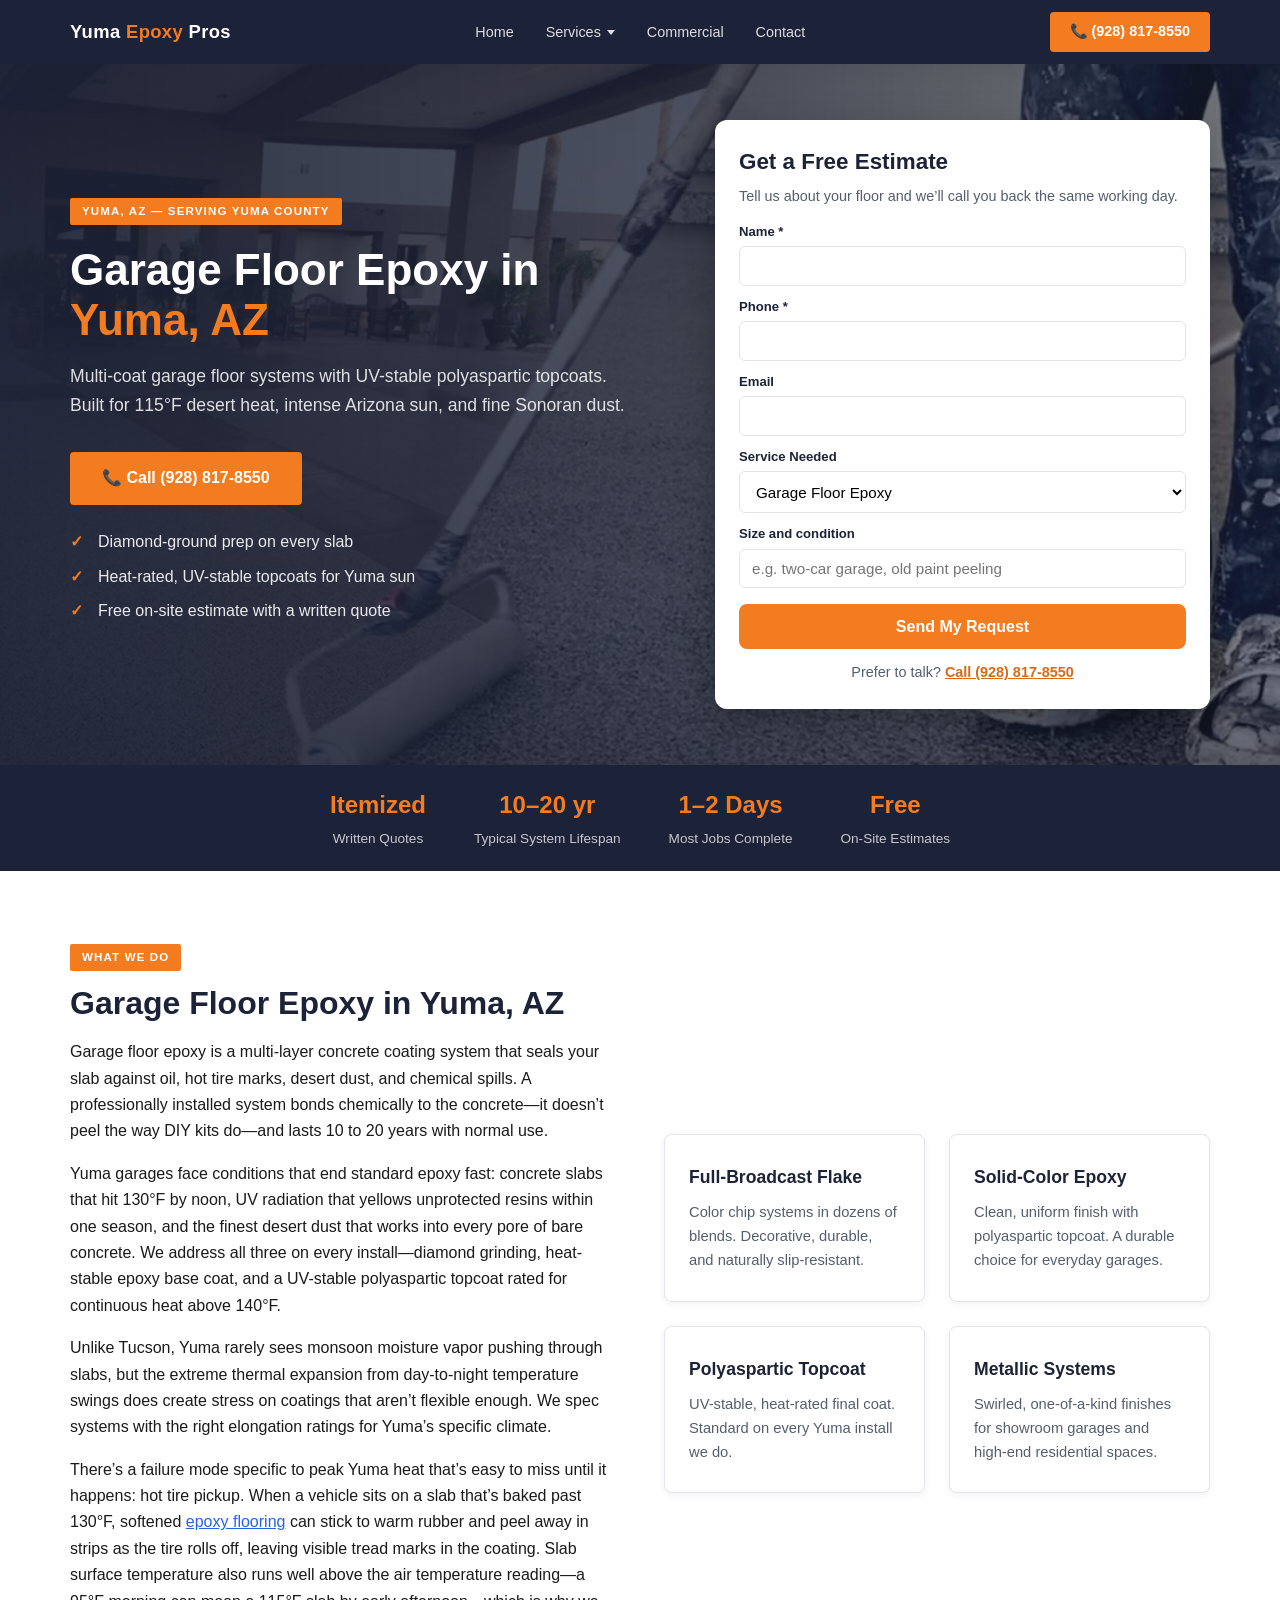
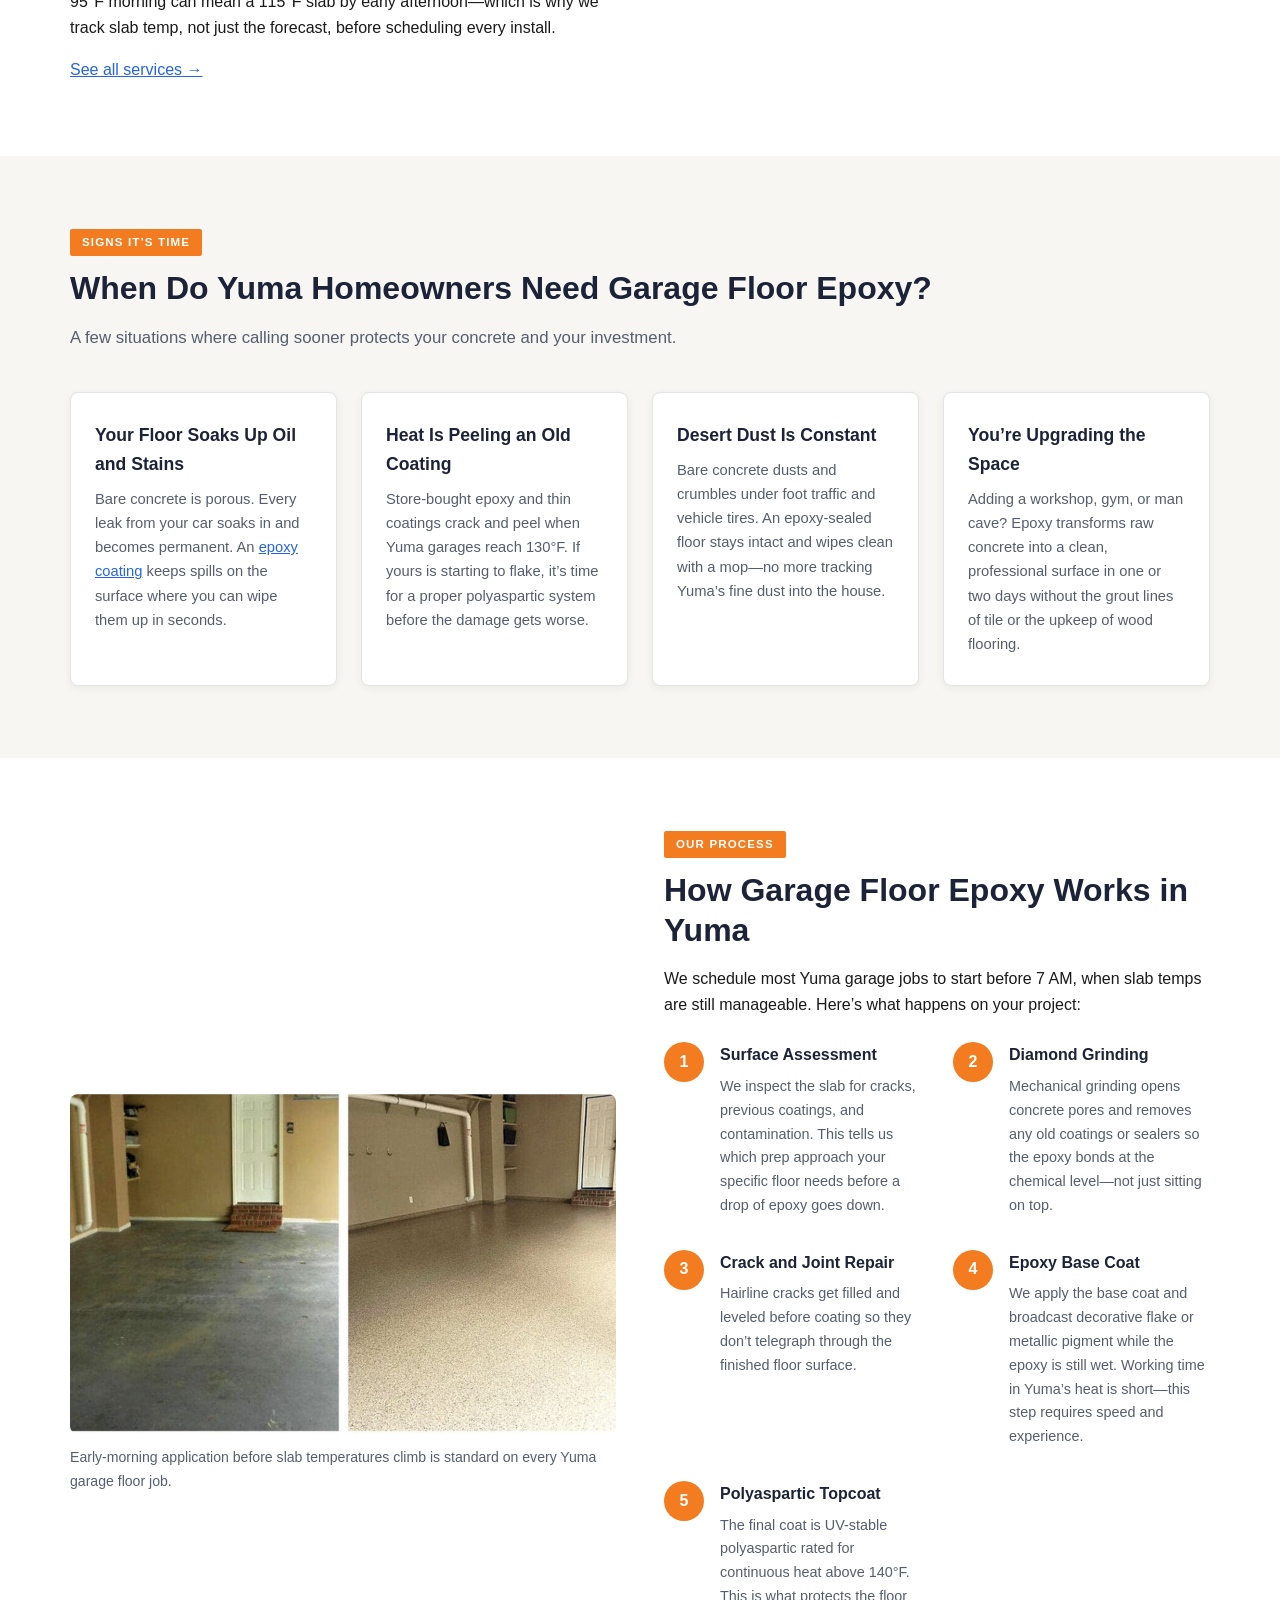
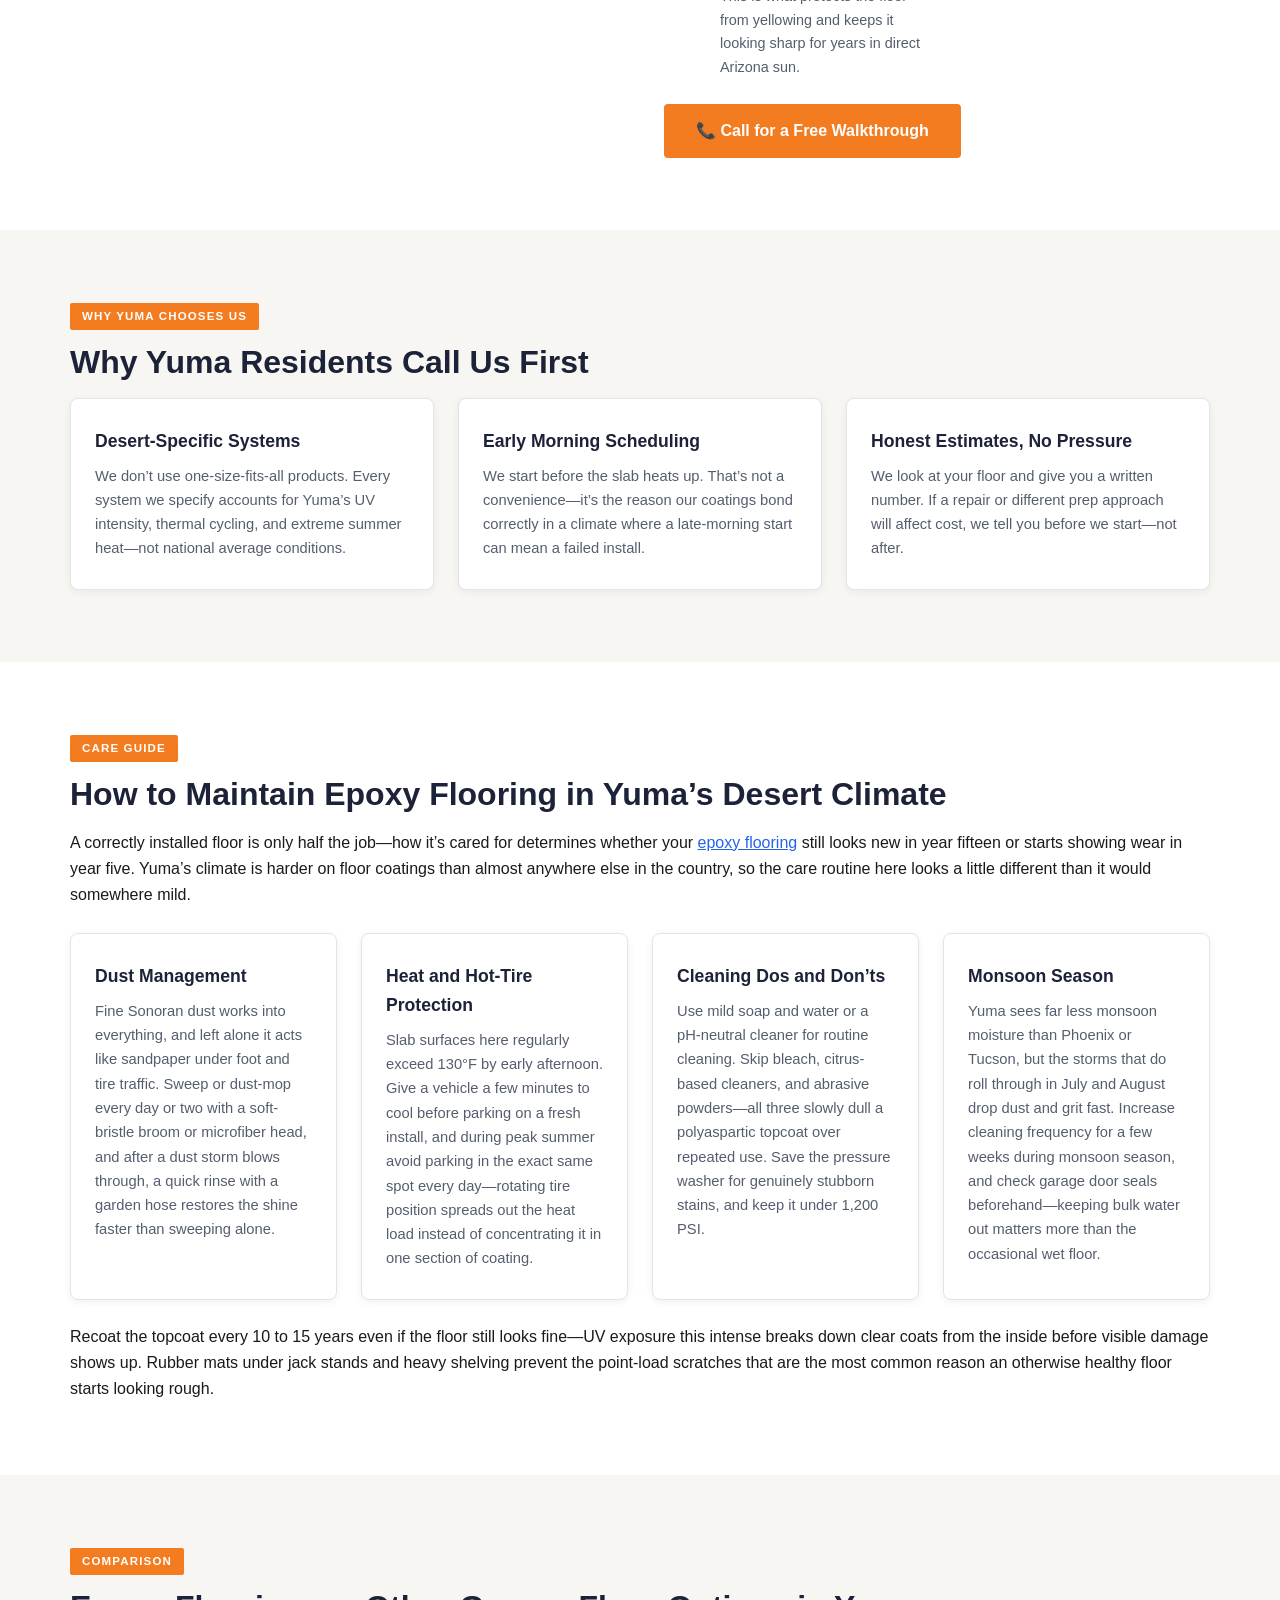
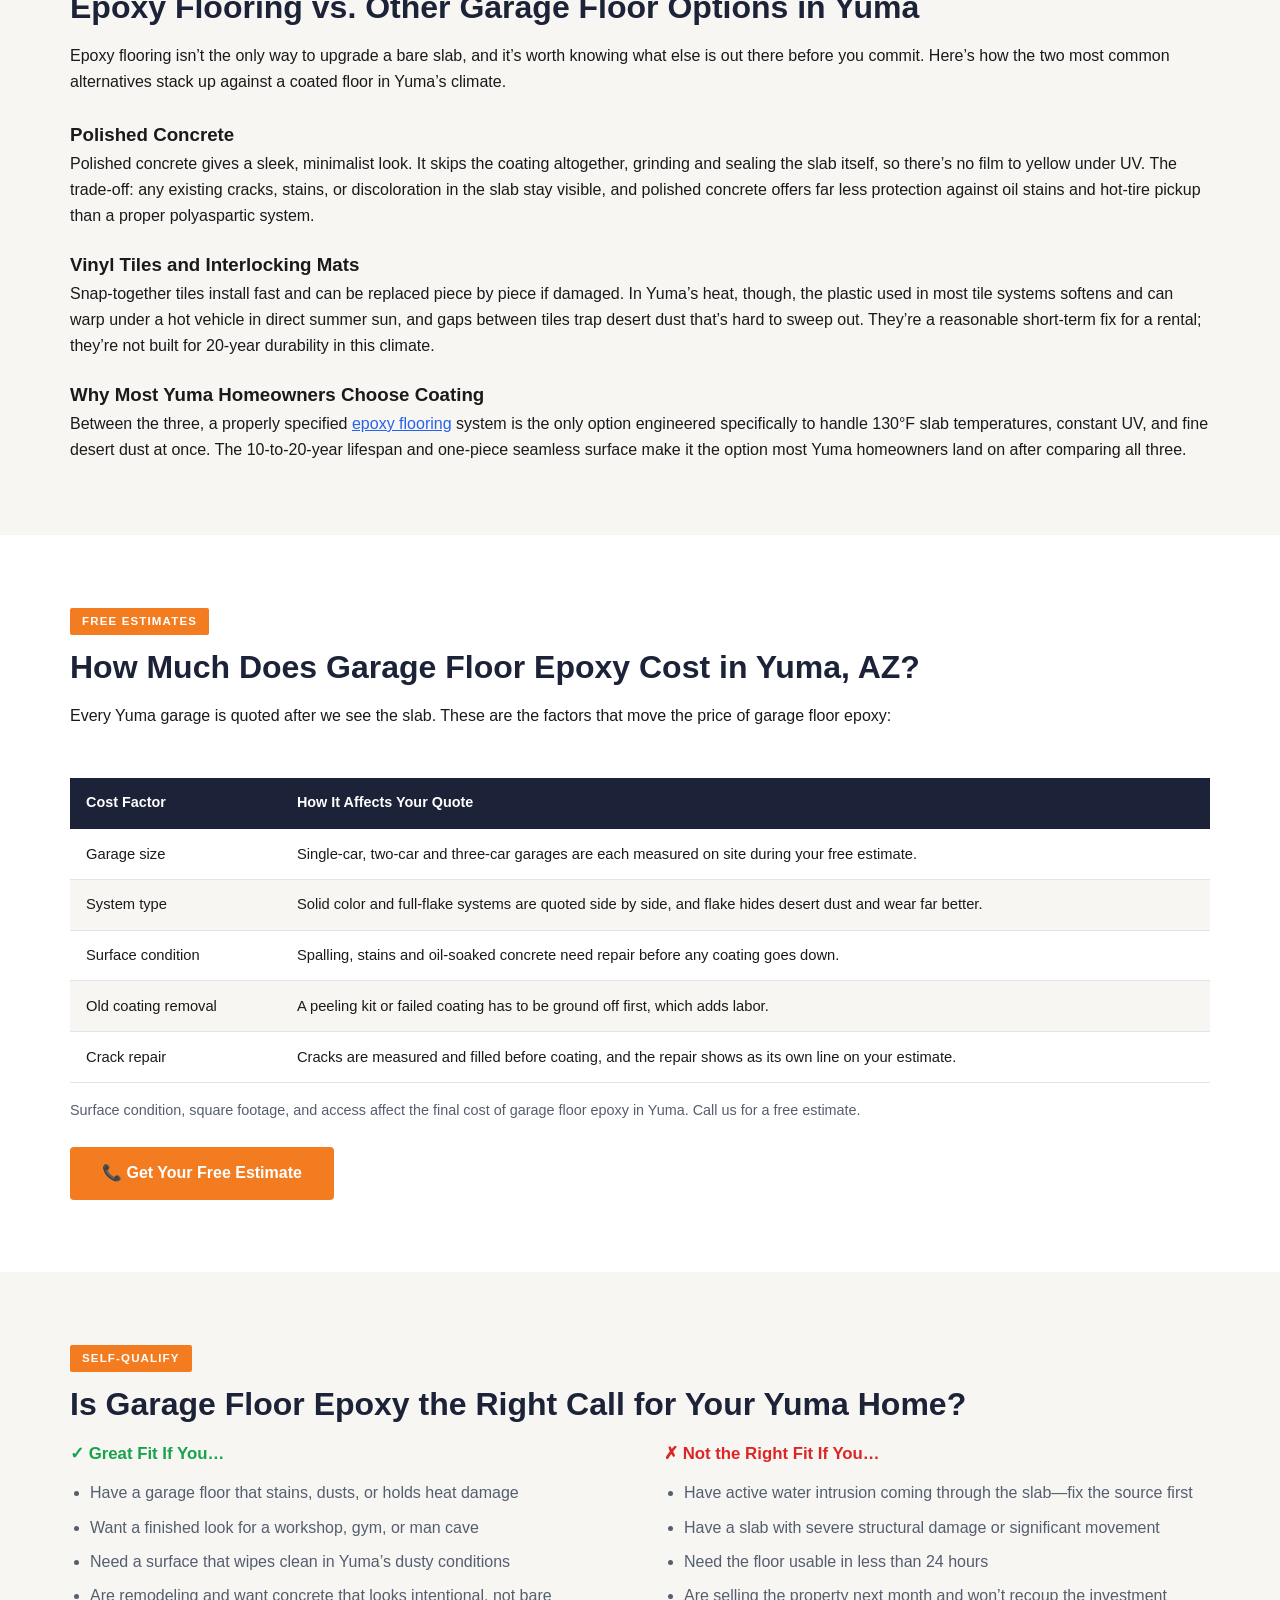
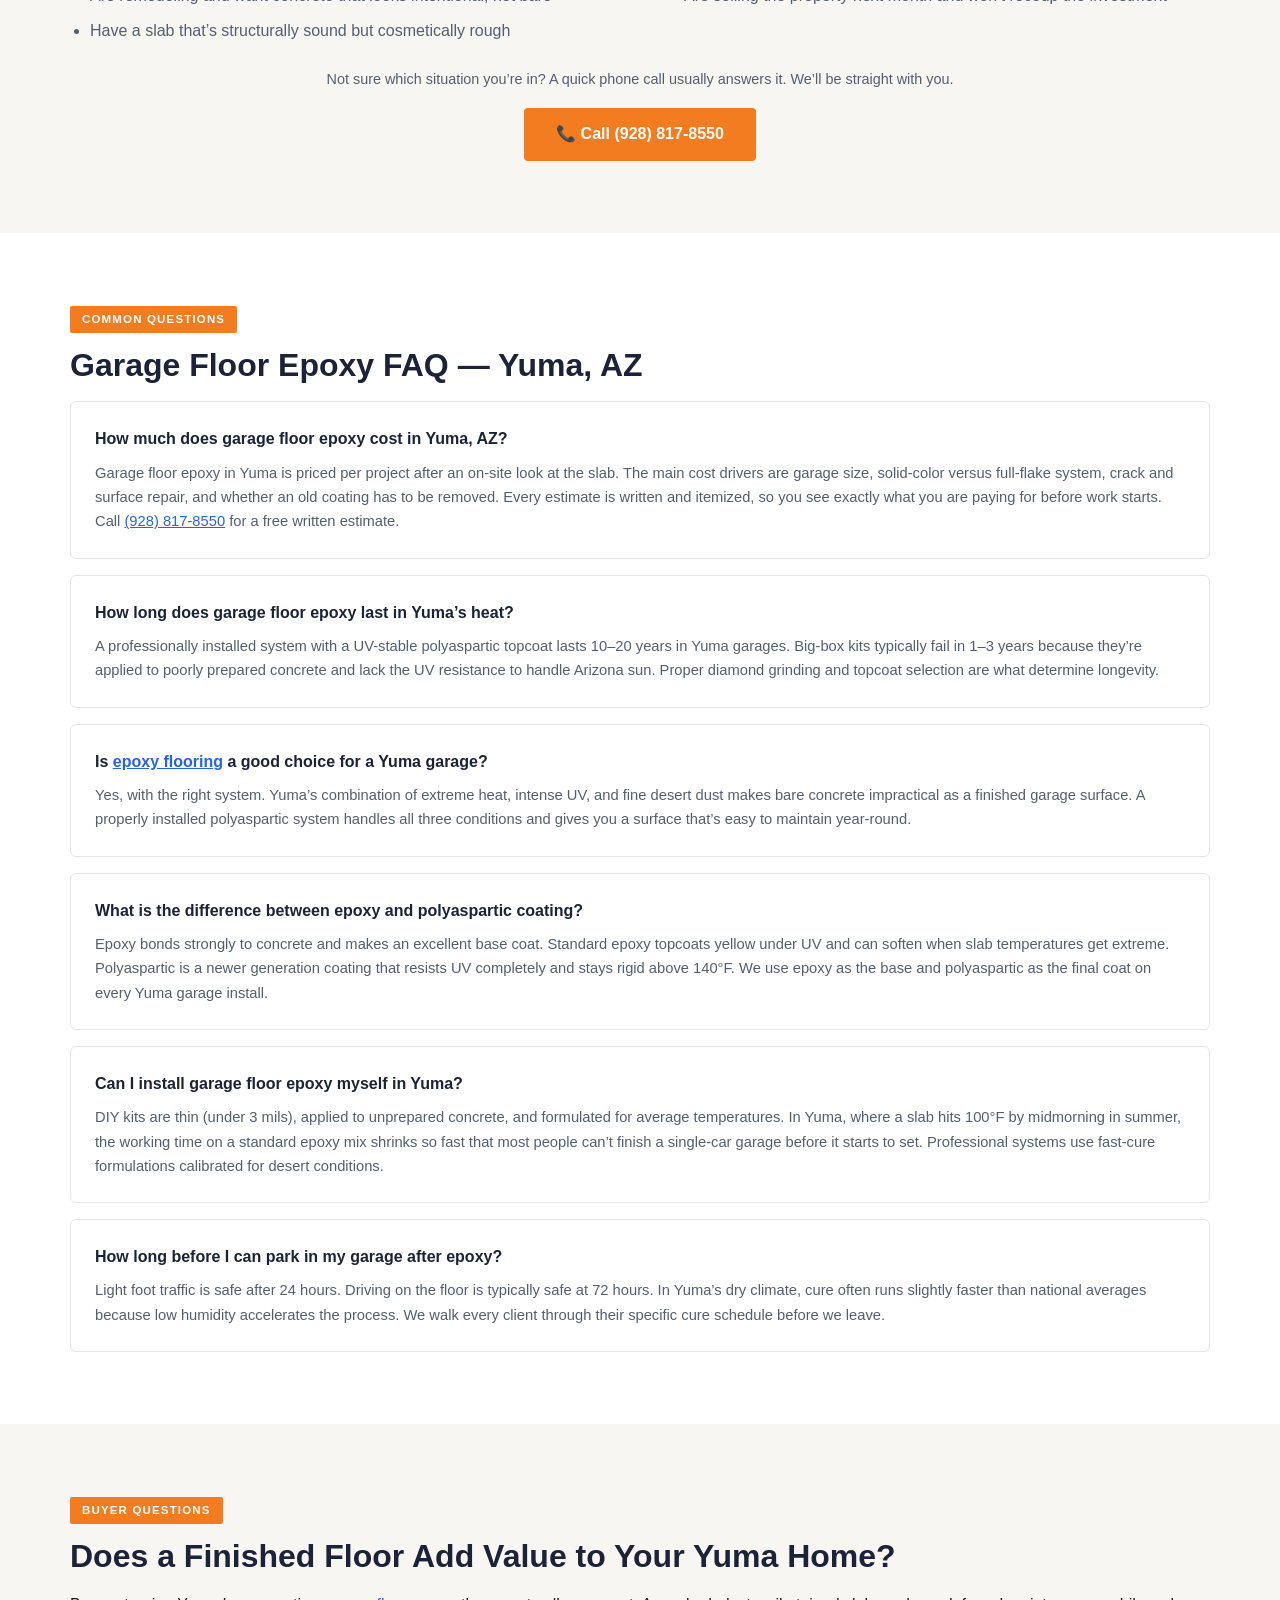
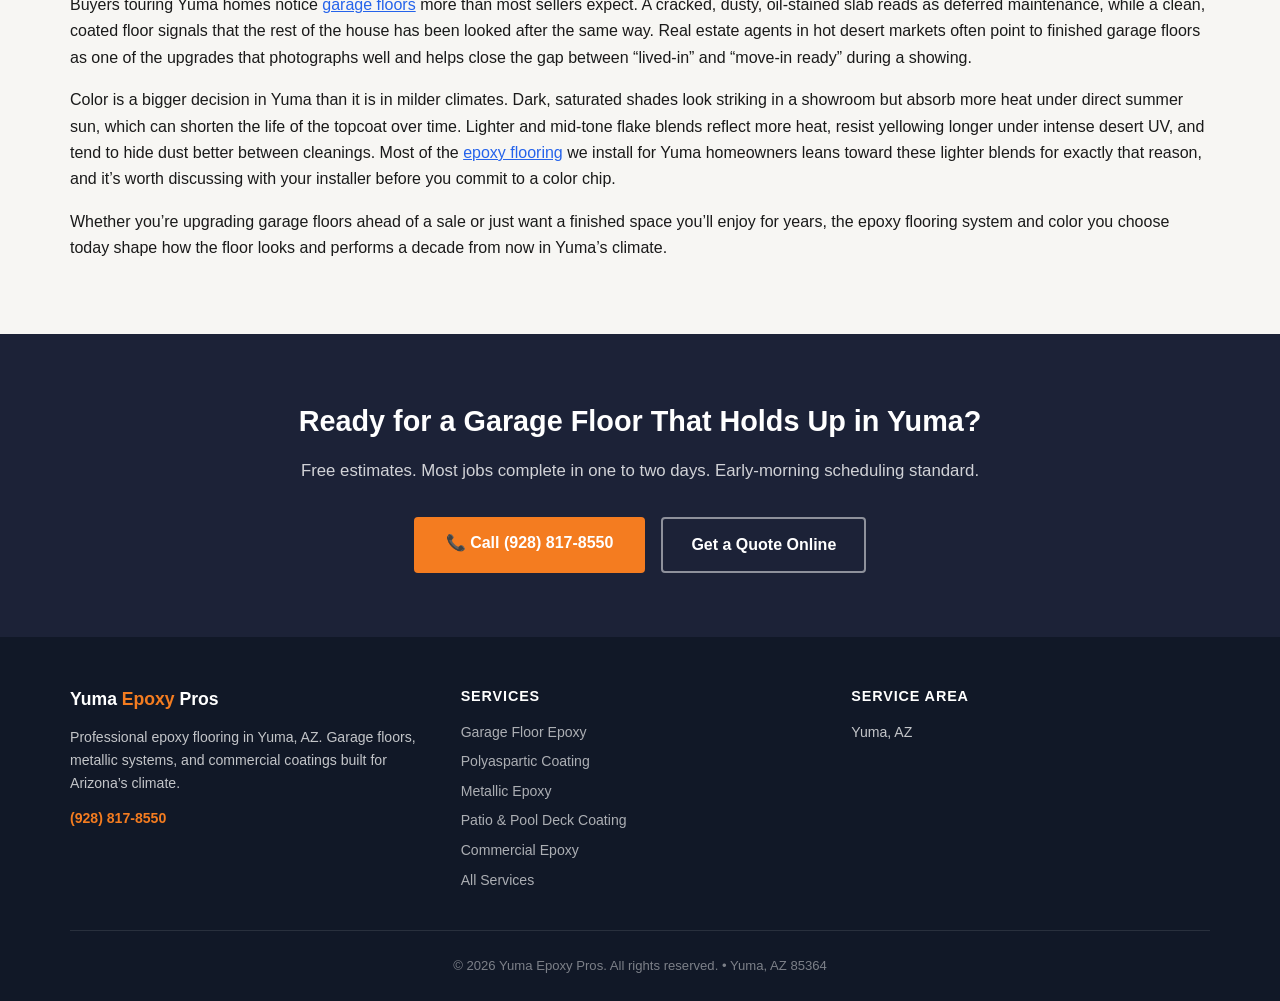
<file: index.html>
<!DOCTYPE html>
<html lang="en">
<head>
<meta charset="UTF-8">
<meta name="viewport" content="width=device-width, initial-scale=1.0">
<title>Garage Floor Epoxy Yuma AZ | Yuma Epoxy Pros</title>
<meta name="description" content="Garage floor epoxy in Yuma, AZ. UV-stable polyaspartic topcoats built for 115&deg;F desert heat and fine desert dust. Free estimates &mdash; (928) 817-8550.">
<link rel="canonical" href="https://www.yumaepoxyflooring.com/">
<link rel="stylesheet" href="styles.css">
  <meta name="google-site-verification" content="IXnUgaW2FuCSOQkMnWdWptDoH_tJjfhENvV6yNIHJcI" />
<script type="application/ld+json">
{
  "@context": "https://schema.org",
  "@type": "LocalBusiness",
  "name": "Yuma Epoxy Pros",
  "telephone": "(928) 817-8550",
  "url": "https://yumaepoxyflooring.com",
  "address": {
    "@type": "PostalAddress",
    "addressLocality": "Yuma",
    "addressRegion": "AZ",
    "addressCountry": "US"
  },
  "areaServed": "Yuma, AZ",
  "description": "Professional garage floor epoxy and concrete coating services in Yuma, AZ",
  "openingHours": "Mo-Fr 07:00-17:00"
}
</script>
<script type="application/ld+json">
{
  "@context": "https://schema.org",
  "@type": "FAQPage",
  "mainEntity": [
    {
      "@type": "Question",
      "name": "How much does garage floor epoxy cost in Yuma, AZ?",
      "acceptedAnswer": {
        "@type": "Answer",
        "text": "Garage floor epoxy in Yuma is priced per project after an on-site look at the slab. The main cost drivers are garage size, solid-color versus full-flake system, crack and surface repair, and whether an old coating has to be removed. Every estimate is written and itemized, so you see exactly what you are paying for before work starts. Call (928) 817-8550 for a free written estimate."
      }
    },
    {
      "@type": "Question",
      "name": "How long does garage floor epoxy last in Yuma&rsquo;s heat?",
      "acceptedAnswer": {
        "@type": "Answer",
        "text": "A professionally installed epoxy system with a UV-stable polyaspartic topcoat lasts 10&ndash;20 years in Yuma garages under normal use. Big-box DIY kits typically fail in one to three years in desert climates because they lack UV resistance and the film thickness to handle slab temperatures that regularly exceed 120&deg;F by midday. Proper diamond grinding and a quality topcoat are what separate a floor that lasts from one that peels."
      }
    },
    {
      "@type": "Question",
      "name": "Is epoxy flooring a good choice for a Yuma garage?",
      "acceptedAnswer": {
        "@type": "Answer",
        "text": "Yes, with the right system. Yuma garages face some of the harshest conditions of any city in the country: sustained 115&deg;F summer air temps, concrete slab surfaces that hit 130&deg;F by noon, intense UV radiation, and constant fine desert dust that infiltrates bare concrete. A properly installed polyaspartic system seals all of it out and handles the heat without softening or yellowing."
      }
    },
    {
      "@type": "Question",
      "name": "What is the difference between epoxy and polyaspartic floor coating?",
      "acceptedAnswer": {
        "@type": "Answer",
        "text": "Epoxy is a two-part resin that cures slowly and bonds strongly to concrete, making it an excellent base coat. Standard epoxy topcoats yellow under UV and can soften when Yuma slabs get extremely hot. Polyaspartic is a newer chemistry that cures faster, resists UV fading completely, and stays rigid in continuous heat above 140&deg;F. Most Yuma installations use epoxy as the base coat and polyaspartic as the protective topcoat."
      }
    },
    {
      "@type": "Question",
      "name": "Can I install garage floor epoxy myself in Yuma?",
      "acceptedAnswer": {
        "@type": "Answer",
        "text": "Hardware store epoxy kits are typically less than 3 mils thick and applied over inadequately prepared concrete. In Yuma&rsquo;s heat, the working time shrinks dramatically&mdash;epoxy mixed on a 100&deg;F slab may begin setting before you finish a single-car garage. Professional installations use fast-cure formulations calibrated for high ambient temperatures, applied during early morning hours before the slab heats up."
      }
    },
    {
      "@type": "Question",
      "name": "How long after installation before I can park in my garage?",
      "acceptedAnswer": {
        "@type": "Answer",
        "text": "Light foot traffic is safe after 24 hours. Driving on the floor is typically safe after 72 hours (3 full days). In Yuma&rsquo;s dry desert climate, cure times often run slightly faster than national averages because low humidity accelerates the process. We walk every client through the specific cure schedule for their system before we leave the job."
      }
    }
  ]
}
</script>
</head>
<body>

<nav>
  <div class="nav-inner">
    <a href="/" class="nav-logo">Yuma <span>Epoxy</span> Pros</a>
    <ul class="nav-links">
      <li><a href="/">Home</a></li>
      <li class="has-dropdown">
        <a href="/services">Services</a>
        <div class="dropdown-menu">
          <ul class="dropdown-menu-list">
            <li><a href="/garage-floor-epoxy-yuma">Garage Floor Epoxy</a></li>
            <li><a href="/polyaspartic-floor-coating-yuma">Polyaspartic Coating</a></li>
            <li><a href="/metallic-epoxy-flooring-yuma">Metallic Epoxy</a></li>
            <li><a href="/patio-pool-deck-coating-yuma">Patio &amp; Pool Deck Coating</a></li>
            <li><a href="/commercial-epoxy-flooring-yuma">Commercial Epoxy</a></li>
          </ul>
        </div>
      </li>
      <li><a href="/commercial-epoxy-flooring-yuma">Commercial</a></li>
      <li><a href="/contact">Contact</a></li>
    </ul>
    <a href="tel:9288178550" class="nav-cta">&#128222; (928) 817-8550</a>
    <button class="nav-hamburger" aria-label="Open menu">
      <span></span><span></span><span></span>
    </button>
  </div>
</nav>

<!-- Hero -->
<section class="hero hero-bg">
  <div class="hero-grid">
    <div class="hero-copy">
      <span class="section-label">Yuma, AZ &mdash; Serving Yuma County</span>
      <h1>Garage Floor Epoxy in <span style="color:#f47c20;">Yuma, AZ</span></h1>
      <p class="hero-sub">Multi-coat garage floor systems with UV-stable polyaspartic topcoats. Built for 115&deg;F desert heat, intense Arizona sun, and fine Sonoran dust.</p>
      <div class="hero-ctas">
        <a href="tel:9288178550" class="btn-primary">&#128222; Call (928) 817-8550</a>
      </div>
      <ul class="hero-points">
        <li>Diamond-ground prep on every slab</li>
        <li>Heat-rated, UV-stable topcoats for Yuma sun</li>
        <li>Free on-site estimate with a written quote</li>
      </ul>
    </div>
    <div class="hero-form">
      <h2>Get a Free Estimate</h2>
      <p class="form-note">Tell us about your floor and we&rsquo;ll call you back the same working day.</p>
      <form action="https://formspree.io/f/mykqpyvd" method="POST">
        <input type="hidden" name="_subject" value="New Lead &mdash; Yuma Epoxy Flooring (Home Page)">
        <label for="hf-name">Name *</label>
        <input type="text" id="hf-name" name="name" autocomplete="name" required>
        <label for="hf-phone">Phone *</label>
        <input type="tel" id="hf-phone" name="phone" autocomplete="tel" required>
        <label for="hf-email">Email</label>
        <input type="email" id="hf-email" name="email" autocomplete="email">
        <label for="hf-service">Service Needed</label>
        <select id="hf-service" name="service">
          <option>Garage Floor Epoxy</option>
          <option>Metallic Epoxy</option>
          <option>Flake / Chip System</option>
          <option>Patio or Pool Deck Coating</option>
          <option>Commercial Epoxy</option>
          <option>Not Sure Yet</option>
        </select>
        <label for="hf-details">Size and condition</label>
        <input type="text" id="hf-details" name="details" placeholder="e.g. two-car garage, old paint peeling">
        <input type="text" name="_gotcha" style="display:none" tabindex="-1" autocomplete="off">
        <button type="submit">Send My Request</button>
      </form>
      <p class="form-alt">Prefer to talk? <a href="tel:9288178550">Call (928) 817-8550</a></p>
    </div>
  </div>
</section>

<!-- Stat bar -->
<div style="background:#1c2237;color:#fff;padding:1.25rem 1.5rem;display:flex;justify-content:center;gap:3rem;flex-wrap:wrap;text-align:center;">
  <div><strong style="display:block;font-size:1.5rem;color:#f47c20;">Itemized</strong><span style="font-size:0.85rem;color:rgba(255,255,255,0.75);">Written Quotes</span></div>
  <div><strong style="display:block;font-size:1.5rem;color:#f47c20;">10&ndash;20 yr</strong><span style="font-size:0.85rem;color:rgba(255,255,255,0.75);">Typical System Lifespan</span></div>
  <div><strong style="display:block;font-size:1.5rem;color:#f47c20;">1&ndash;2 Days</strong><span style="font-size:0.85rem;color:rgba(255,255,255,0.75);">Most Jobs Complete</span></div>
  <div><strong style="display:block;font-size:1.5rem;color:#f47c20;">Free</strong><span style="font-size:0.85rem;color:rgba(255,255,255,0.75);">On-Site Estimates</span></div>
</div>

<!-- What We Do -->
<section class="section">
  <div class="container">
    <div class="split">
      <div>
        <span class="section-label">What We Do</span>
        <h2 class="section-title">Garage Floor Epoxy in Yuma, AZ</h2>
        <p>Garage floor epoxy is a multi-layer concrete coating system that seals your slab against oil, hot tire marks, desert dust, and chemical spills. A professionally installed system bonds chemically to the concrete&mdash;it doesn&rsquo;t peel the way DIY kits do&mdash;and lasts 10 to 20 years with normal use.</p>
        <p style="margin-top:1rem;">Yuma garages face conditions that end standard epoxy fast: concrete slabs that hit 130&deg;F by noon, UV radiation that yellows unprotected resins within one season, and the finest desert dust that works into every pore of bare concrete. We address all three on every install&mdash;diamond grinding, heat-stable epoxy base coat, and a UV-stable polyaspartic topcoat rated for continuous heat above 140&deg;F.</p>
        <p style="margin-top:1rem;">Unlike Tucson, Yuma rarely sees monsoon moisture vapor pushing through slabs, but the extreme thermal expansion from day-to-night temperature swings does create stress on coatings that aren&rsquo;t flexible enough. We spec systems with the right elongation ratings for Yuma&rsquo;s specific climate.</p><p style="margin-top:1rem;">There&rsquo;s a failure mode specific to peak Yuma heat that&rsquo;s easy to miss until it happens: hot tire pickup. When a vehicle sits on a slab that&rsquo;s baked past 130&deg;F, softened <a href="http://hooverepoxyfloors.com">epoxy flooring</a> can stick to warm rubber and peel away in strips as the tire rolls off, leaving visible tread marks in the coating. Slab surface temperature also runs well above the air temperature reading&mdash;a 95&deg;F morning can mean a 115&deg;F slab by early afternoon&mdash;which is why we track slab temp, not just the forecast, before scheduling every install.</p>
        <a href="/services" style="color:#2563eb;text-decoration:underline;display:inline-block;margin-top:1rem;">See all services &rarr;</a>
      </div>
      <div>
        <div class="cards" style="grid-template-columns:1fr 1fr;">
          <div class="card">
            <h3>Full-Broadcast Flake</h3>
            <p>Color chip systems in dozens of blends. Decorative, durable, and naturally slip-resistant.</p>
          </div>
          <div class="card">
            <h3>Solid-Color Epoxy</h3>
            <p>Clean, uniform finish with polyaspartic topcoat. A durable choice for everyday garages.</p>
          </div>
          <div class="card">
            <h3>Polyaspartic Topcoat</h3>
            <p>UV-stable, heat-rated final coat. Standard on every Yuma install we do.</p>
          </div>
          <div class="card">
            <h3>Metallic Systems</h3>
            <p>Swirled, one-of-a-kind finishes for showroom garages and high-end residential spaces.</p>
          </div>
        </div>
      </div>
    </div>
  </div>
</section>

<!-- When Do You Need It -->
<section class="section section-alt">
  <div class="container">
    <span class="section-label">Signs It&rsquo;s Time</span>
    <h2 class="section-title">When Do Yuma Homeowners Need Garage Floor Epoxy?</h2>
    <p class="section-lead">A few situations where calling sooner protects your concrete and your investment.</p>
    <div class="cards">
      <div class="card">
        <h3>Your Floor Soaks Up Oil and Stains</h3>
        <p>Bare concrete is porous. Every leak from your car soaks in and becomes permanent. An <a href="https://alisoviejoepoxyflooring.com/">epoxy coating</a> keeps spills on the surface where you can wipe them up in seconds.</p>
      </div>
      <div class="card">
        <h3>Heat Is Peeling an Old Coating</h3>
        <p>Store-bought epoxy and thin coatings crack and peel when Yuma garages reach 130&deg;F. If yours is starting to flake, it&rsquo;s time for a proper polyaspartic system before the damage gets worse.</p>
      </div>
      <div class="card">
        <h3>Desert Dust Is Constant</h3>
        <p>Bare concrete dusts and crumbles under foot traffic and vehicle tires. An epoxy-sealed floor stays intact and wipes clean with a mop&mdash;no more tracking Yuma&rsquo;s fine dust into the house.</p>
      </div>
      <div class="card">
        <h3>You&rsquo;re Upgrading the Space</h3>
        <p>Adding a workshop, gym, or man cave? Epoxy transforms raw concrete into a clean, professional surface in one or two days without the grout lines of tile or the upkeep of wood flooring.</p>
      </div>
    </div>
  </div>
</section>

<!-- How It Works -->
<section class="section">
  <div class="container">
    <div class="split">
      <div>
        <img src="epoxyflooring1.jpg" alt="garage floor epoxy coating process in Yuma AZ" loading="lazy" style="width:100%;border-radius:8px;object-fit:cover;max-height:420px;">
        <p style="margin-top:0.75rem;font-size:0.88rem;color:#555e6e;">Early-morning application before slab temperatures climb is standard on every Yuma garage floor job.</p>
      </div>
      <div>
        <span class="section-label">Our Process</span>
        <h2 class="section-title">How Garage Floor Epoxy Works in Yuma</h2>
        <p style="margin-bottom:1.5rem;">We schedule most Yuma garage jobs to start before 7 AM, when slab temps are still manageable. Here&rsquo;s what happens on your project:</p>
        <div class="steps">
          <div class="step"><h3>Surface Assessment</h3><p>We inspect the slab for cracks, previous coatings, and contamination. This tells us which prep approach your specific floor needs before a drop of epoxy goes down.</p></div>
          <div class="step"><h3>Diamond Grinding</h3><p>Mechanical grinding opens concrete pores and removes any old coatings or sealers so the epoxy bonds at the chemical level&mdash;not just sitting on top.</p></div>
          <div class="step"><h3>Crack and Joint Repair</h3><p>Hairline cracks get filled and leveled before coating so they don&rsquo;t telegraph through the finished floor surface.</p></div>
          <div class="step"><h3>Epoxy Base Coat</h3><p>We apply the base coat and broadcast decorative flake or metallic pigment while the epoxy is still wet. Working time in Yuma&rsquo;s heat is short&mdash;this step requires speed and experience.</p></div>
          <div class="step"><h3>Polyaspartic Topcoat</h3><p>The final coat is UV-stable polyaspartic rated for continuous heat above 140&deg;F. This is what protects the floor from yellowing and keeps it looking sharp for years in direct Arizona sun.</p></div>
        </div>
        <a href="tel:9288178550" class="btn-primary" style="margin-top:1.5rem;display:inline-block;">&#128222; Call for a Free Walkthrough</a>
      </div>
    </div>
  </div>
</section>

<!-- Why Choose Us -->
<section class="section section-alt">
  <div class="container">
    <span class="section-label">Why Yuma Chooses Us</span>
    <h2 class="section-title">Why Yuma Residents Call Us First</h2>
    <div class="cards">
      <div class="card">
        <h3>Desert-Specific Systems</h3>
        <p>We don&rsquo;t use one-size-fits-all products. Every system we specify accounts for Yuma&rsquo;s UV intensity, thermal cycling, and extreme summer heat&mdash;not national average conditions.</p>
      </div>
      <div class="card">
        <h3>Early Morning Scheduling</h3>
        <p>We start before the slab heats up. That&rsquo;s not a convenience&mdash;it&rsquo;s the reason our coatings bond correctly in a climate where a late-morning start can mean a failed install.</p>
      </div>
      <div class="card">
        <h3>Honest Estimates, No Pressure</h3>
        <p>We look at your floor and give you a written number. If a repair or different prep approach will affect cost, we tell you before we start&mdash;not after.</p>
      </div>
    </div>
  </div>
</section>

<!-- Care Guide -->
<section class="section">
  <div class="container">
    <span class="section-label">Care Guide</span>
    <h2 class="section-title">How to Maintain Epoxy Flooring in Yuma&rsquo;s Desert Climate</h2>
    <p>A correctly installed floor is only half the job&mdash;how it&rsquo;s cared for determines whether your <a href="http://www.santaclaraepoxy.com/">epoxy flooring</a> still looks new in year fifteen or starts showing wear in year five. Yuma&rsquo;s climate is harder on floor coatings than almost anywhere else in the country, so the care routine here looks a little different than it would somewhere mild.</p>
    <div class="cards" style="margin-top:1.5rem;">
      <div class="card">
        <h3>Dust Management</h3>
        <p>Fine Sonoran dust works into everything, and left alone it acts like sandpaper under foot and tire traffic. Sweep or dust-mop every day or two with a soft-bristle broom or microfiber head, and after a dust storm blows through, a quick rinse with a garden hose restores the shine faster than sweeping alone.</p>
      </div>
      <div class="card">
        <h3>Heat and Hot-Tire Protection</h3>
        <p>Slab surfaces here regularly exceed 130&deg;F by early afternoon. Give a vehicle a few minutes to cool before parking on a fresh install, and during peak summer avoid parking in the exact same spot every day&mdash;rotating tire position spreads out the heat load instead of concentrating it in one section of coating.</p>
      </div>
      <div class="card">
        <h3>Cleaning Dos and Don&rsquo;ts</h3>
        <p>Use mild soap and water or a pH-neutral cleaner for routine cleaning. Skip bleach, citrus-based cleaners, and abrasive powders&mdash;all three slowly dull a polyaspartic topcoat over repeated use. Save the pressure washer for genuinely stubborn stains, and keep it under 1,200 PSI.</p>
      </div>
      <div class="card">
        <h3>Monsoon Season</h3>
        <p>Yuma sees far less monsoon moisture than Phoenix or Tucson, but the storms that do roll through in July and August drop dust and grit fast. Increase cleaning frequency for a few weeks during monsoon season, and check garage door seals beforehand&mdash;keeping bulk water out matters more than the occasional wet floor.</p>
      </div>
    </div>
    <p style="margin-top:1.5rem;">Recoat the topcoat every 10 to 15 years even if the floor still looks fine&mdash;UV exposure this intense breaks down clear coats from the inside before visible damage shows up. Rubber mats under jack stands and heavy shelving prevent the point-load scratches that are the most common reason an otherwise healthy floor starts looking rough.</p>
  </div>
</section>

<!-- Comparison -->
<section class="section section-alt">
  <div class="container">
    <span class="section-label">Comparison</span>
    <h2 class="section-title">Epoxy Flooring vs. Other Garage Floor Options in Yuma</h2>
    <p>Epoxy flooring isn&rsquo;t the only way to upgrade a bare slab, and it&rsquo;s worth knowing what else is out there before you commit. Here&rsquo;s how the two most common alternatives stack up against a coated floor in Yuma&rsquo;s climate.</p>
    <div style="margin-top:1.5rem;">
      <h3>Polished Concrete</h3>
      <p>Polished concrete gives a sleek, minimalist look. It skips the coating altogether, grinding and sealing the slab itself, so there&rsquo;s no film to yellow under UV. The trade-off: any existing cracks, stains, or discoloration in the slab stay visible, and polished concrete offers far less protection against oil stains and hot-tire pickup than a proper polyaspartic system.</p>
      <h3 style="margin-top:1.25rem;">Vinyl Tiles and Interlocking Mats</h3>
      <p>Snap-together tiles install fast and can be replaced piece by piece if damaged. In Yuma&rsquo;s heat, though, the plastic used in most tile systems softens and can warp under a hot vehicle in direct summer sun, and gaps between tiles trap desert dust that&rsquo;s hard to sweep out. They&rsquo;re a reasonable short-term fix for a rental; they&rsquo;re not built for 20-year durability in this climate.</p>
      <h3 style="margin-top:1.25rem;">Why Most Yuma Homeowners Choose Coating</h3>
      <p>Between the three, a properly specified <a href="https://www.mcallenepoxy.com/">epoxy flooring</a> system is the only option engineered specifically to handle 130&deg;F slab temperatures, constant UV, and fine desert dust at once. The 10-to-20-year lifespan and one-piece seamless surface make it the option most Yuma homeowners land on after comparing all three.</p>
    </div>
  </div>
</section>

<!-- Cost -->
<section class="section">
  <div class="container">
    <span class="section-label">Free Estimates</span>
    <h2 class="section-title">How Much Does Garage Floor Epoxy Cost in Yuma, AZ?</h2>
    <p style="margin-bottom:1.5rem;">Every Yuma garage is quoted after we see the slab. These are the factors that move the price of garage floor epoxy:</p>
    <div style="overflow-x:auto;">
      <table class="cost-table">
        <thead>
          <tr><th>Cost Factor</th><th>How It Affects Your Quote</th></tr>
        </thead>
        <tbody>
          <tr><td>Garage size</td><td>Single-car, two-car and three-car garages are each measured on site during your free estimate.</td></tr>
          <tr><td>System type</td><td>Solid color and full-flake systems are quoted side by side, and flake hides desert dust and wear far better.</td></tr>
          <tr><td>Surface condition</td><td>Spalling, stains and oil-soaked concrete need repair before any coating goes down.</td></tr>
          <tr><td>Old coating removal</td><td>A peeling kit or failed coating has to be ground off first, which adds labor.</td></tr>
          <tr><td>Crack repair</td><td>Cracks are measured and filled before coating, and the repair shows as its own line on your estimate.</td></tr>
        </tbody>
      </table>
    </div>
    <p style="margin-top:1rem;color:#555e6e;font-size:0.9rem;">Surface condition, square footage, and access affect the final cost of garage floor epoxy in Yuma. Call us for a free estimate.</p>
    <a href="tel:9288178550" class="btn-primary" style="display:inline-block;margin-top:1.5rem;">&#128222; Get Your Free Estimate</a>
  </div>
</section>

<!-- Is It Right For You -->
<section class="section section-alt">
  <div class="container">
    <span class="section-label">Self-Qualify</span>
    <h2 class="section-title">Is Garage Floor Epoxy the Right Call for Your Yuma Home?</h2>
    <div class="split" style="align-items:flex-start;">
      <div>
        <h3 style="font-size:1.05rem;margin-bottom:0.75rem;color:#16a34a;">&#10003; Great Fit If You&hellip;</h3>
        <ul style="padding-left:1.25rem;display:flex;flex-direction:column;gap:0.5rem;color:#555e6e;">
          <li>Have a garage floor that stains, dusts, or holds heat damage</li>
          <li>Want a finished look for a workshop, gym, or man cave</li>
          <li>Need a surface that wipes clean in Yuma&rsquo;s dusty conditions</li>
          <li>Are remodeling and want concrete that looks intentional, not bare</li>
          <li>Have a slab that&rsquo;s structurally sound but cosmetically rough</li>
        </ul>
      </div>
      <div>
        <h3 style="font-size:1.05rem;margin-bottom:0.75rem;color:#dc2626;">&#10007; Not the Right Fit If You&hellip;</h3>
        <ul style="padding-left:1.25rem;display:flex;flex-direction:column;gap:0.5rem;color:#555e6e;">
          <li>Have active water intrusion coming through the slab&mdash;fix the source first</li>
          <li>Have a slab with severe structural damage or significant movement</li>
          <li>Need the floor usable in less than 24 hours</li>
          <li>Are selling the property next month and won&rsquo;t recoup the investment</li>
        </ul>
      </div>
    </div>
    <p style="margin-top:1.5rem;font-size:0.9rem;color:#555e6e;text-align:center;">Not sure which situation you&rsquo;re in? A quick phone call usually answers it. We&rsquo;ll be straight with you.</p>
    <div style="text-align:center;margin-top:1rem;">
      <a href="tel:9288178550" class="btn-primary" style="display:inline-block;">&#128222; Call (928) 817-8550</a>
    </div>
  </div>
</section>

<!-- FAQ -->
<section class="section">
  <div class="container">
    <span class="section-label">Common Questions</span>
    <h2 class="section-title">Garage Floor Epoxy FAQ &mdash; Yuma, AZ</h2>
    <div class="faqs">
      <div class="faq">
        <h3>How much does garage floor epoxy cost in Yuma, AZ?</h3>
        <p>Garage floor epoxy in Yuma is priced per project after an on-site look at the slab. The main cost drivers are garage size, solid-color versus full-flake system, crack and surface repair, and whether an old coating has to be removed. Every estimate is written and itemized, so you see exactly what you are paying for before work starts. Call <a href="tel:9288178550" style="color:#2563eb;text-decoration:underline;">(928) 817-8550</a> for a free written estimate.</p>
      </div>
      <div class="faq">
        <h3>How long does garage floor epoxy last in Yuma&rsquo;s heat?</h3>
        <p>A professionally installed system with a UV-stable polyaspartic topcoat lasts 10&ndash;20 years in Yuma garages. Big-box kits typically fail in 1&ndash;3 years because they&rsquo;re applied to poorly prepared concrete and lack the UV resistance to handle Arizona sun. Proper diamond grinding and topcoat selection are what determine longevity.</p>
      </div>
      <div class="faq">
        <h3>Is <a href="https://www.tucsonazepoxyflooring.com/">epoxy flooring</a> a good choice for a Yuma garage?</h3>
        <p>Yes, with the right system. Yuma&rsquo;s combination of extreme heat, intense UV, and fine desert dust makes bare concrete impractical as a finished garage surface. A properly installed polyaspartic system handles all three conditions and gives you a surface that&rsquo;s easy to maintain year-round.</p>
      </div>
      <div class="faq">
        <h3>What is the difference between epoxy and polyaspartic coating?</h3>
        <p>Epoxy bonds strongly to concrete and makes an excellent base coat. Standard epoxy topcoats yellow under UV and can soften when slab temperatures get extreme. Polyaspartic is a newer generation coating that resists UV completely and stays rigid above 140&deg;F. We use epoxy as the base and polyaspartic as the final coat on every Yuma garage install.</p>
      </div>
      <div class="faq">
        <h3>Can I install garage floor epoxy myself in Yuma?</h3>
        <p>DIY kits are thin (under 3 mils), applied to unprepared concrete, and formulated for average temperatures. In Yuma, where a slab hits 100&deg;F by midmorning in summer, the working time on a standard epoxy mix shrinks so fast that most people can&rsquo;t finish a single-car garage before it starts to set. Professional systems use fast-cure formulations calibrated for desert conditions.</p>
      </div>
      <div class="faq">
        <h3>How long before I can park in my garage after epoxy?</h3>
        <p>Light foot traffic is safe after 24 hours. Driving on the floor is typically safe at 72 hours. In Yuma&rsquo;s dry climate, cure often runs slightly faster than national averages because low humidity accelerates the process. We walk every client through their specific cure schedule before we leave.</p>
      </div>
    </div>
  </div>
</section>

<!-- Resale Value & Color -->
<section class="section section-alt">
<div class="container">
<span class="section-label">Buyer Questions</span>
<h2 class="section-title">Does a Finished Floor Add Value to Your Yuma Home?</h2>
<p>Buyers touring Yuma homes notice <a href="http://flagstaffepoxyflooring.com">garage floors</a> more than most sellers expect. A cracked, dusty, oil-stained slab reads as deferred maintenance, while a clean, coated floor signals that the rest of the house has been looked after the same way. Real estate agents in hot desert markets often point to finished garage floors as one of the upgrades that photographs well and helps close the gap between &ldquo;lived-in&rdquo; and &ldquo;move-in ready&rdquo; during a showing.</p>
<p style="margin-top:1rem;">Color is a bigger decision in Yuma than it is in milder climates. Dark, saturated shades look striking in a showroom but absorb more heat under direct summer sun, which can shorten the life of the topcoat over time. Lighter and mid-tone flake blends reflect more heat, resist yellowing longer under intense desert UV, and tend to hide dust better between cleanings. Most of the <a href="http://sanleandroepoxy.com/">epoxy flooring</a> we install for Yuma homeowners leans toward these lighter blends for exactly that reason, and it&rsquo;s worth discussing with your installer before you commit to a color chip.</p>
<p style="margin-top:1rem;">Whether you&rsquo;re upgrading garage floors ahead of a sale or just want a finished space you&rsquo;ll enjoy for years, the epoxy flooring system and color you choose today shape how the floor looks and performs a decade from now in Yuma&rsquo;s climate.</p>
</div>
</section>

<div class="cta-band">
  <h2>Ready for a Garage Floor That Holds Up in Yuma?</h2>
  <p>Free estimates. Most jobs complete in one to two days. Early-morning scheduling standard.</p>
  <div style="display:flex;gap:1rem;justify-content:center;flex-wrap:wrap;">
    <a href="tel:9288178550" class="btn-primary">&#128222; Call (928) 817-8550</a>
    <a href="/contact" class="btn-ghost" style="border-color:rgba(255,255,255,0.5);color:#fff;">Get a Quote Online</a>
  </div>
</div>

<footer>
  <div class="footer-grid">
    <div>
      <a href="/" class="footer-logo">Yuma <span>Epoxy</span> Pros</a>
      <p style="margin-top:0.75rem;font-size:0.88rem;">Professional epoxy flooring in Yuma, AZ. Garage floors, metallic systems, and commercial coatings built for Arizona&rsquo;s climate.</p>
      <p style="margin-top:0.75rem;font-size:0.88rem;"><a href="tel:9288178550">(928) 817-8550</a></p>
    </div>
    <div>
      <h4>Services</h4>
      <ul>
        <li><a href="/garage-floor-epoxy-yuma">Garage Floor Epoxy</a></li>
        <li><a href="/polyaspartic-floor-coating-yuma">Polyaspartic Coating</a></li>
        <li><a href="/metallic-epoxy-flooring-yuma">Metallic Epoxy</a></li>
        <li><a href="/patio-pool-deck-coating-yuma">Patio &amp; Pool Deck Coating</a></li>
        <li><a href="/commercial-epoxy-flooring-yuma">Commercial Epoxy</a></li>
        <li><a href="/services">All Services</a></li>
      </ul>
    </div>
    <div>
      <h4>Service Area</h4>
      <ul>
        <li>Yuma, AZ</li>
      </ul>
    </div>
  </div>
  <div class="footer-bottom">
    <p>&copy; 2026 Yuma Epoxy Pros. All rights reserved. &bull; Yuma, AZ 85364</p>
  </div>
</footer>

</body>
</html>
</file>
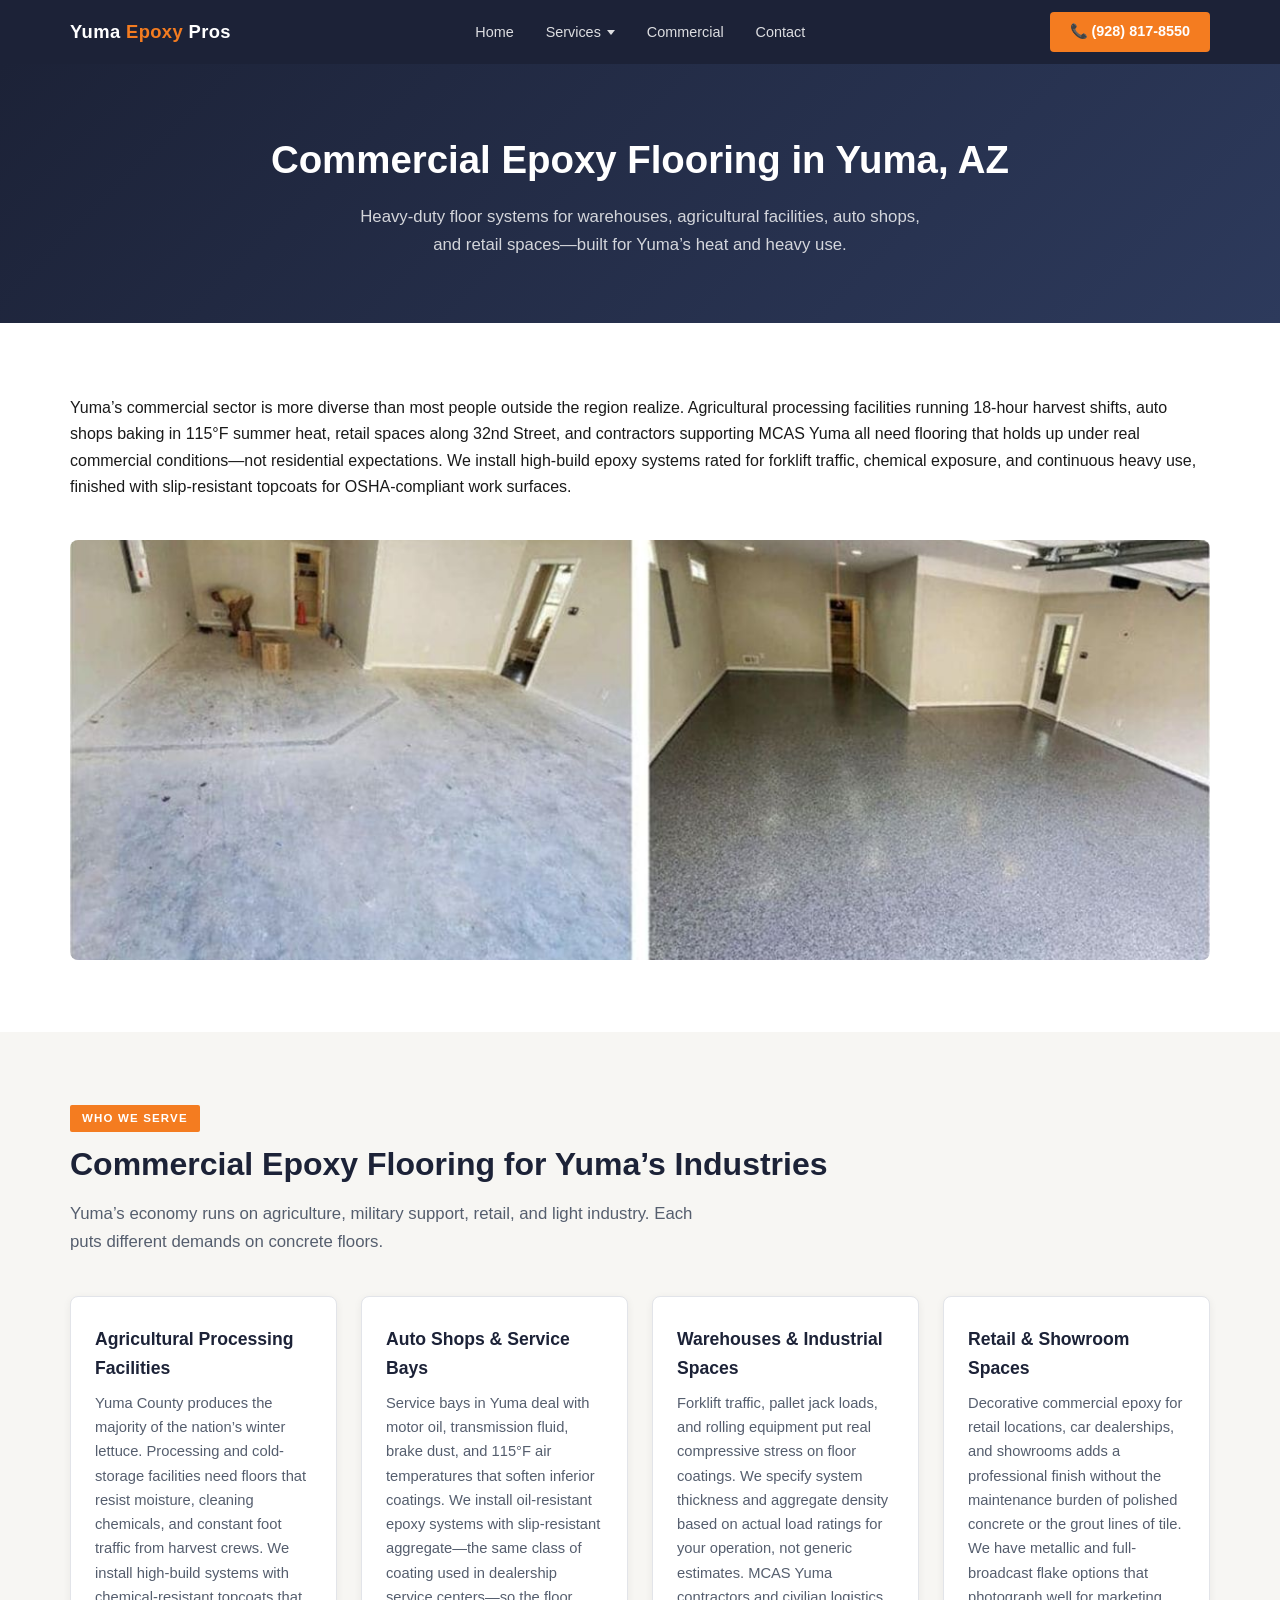
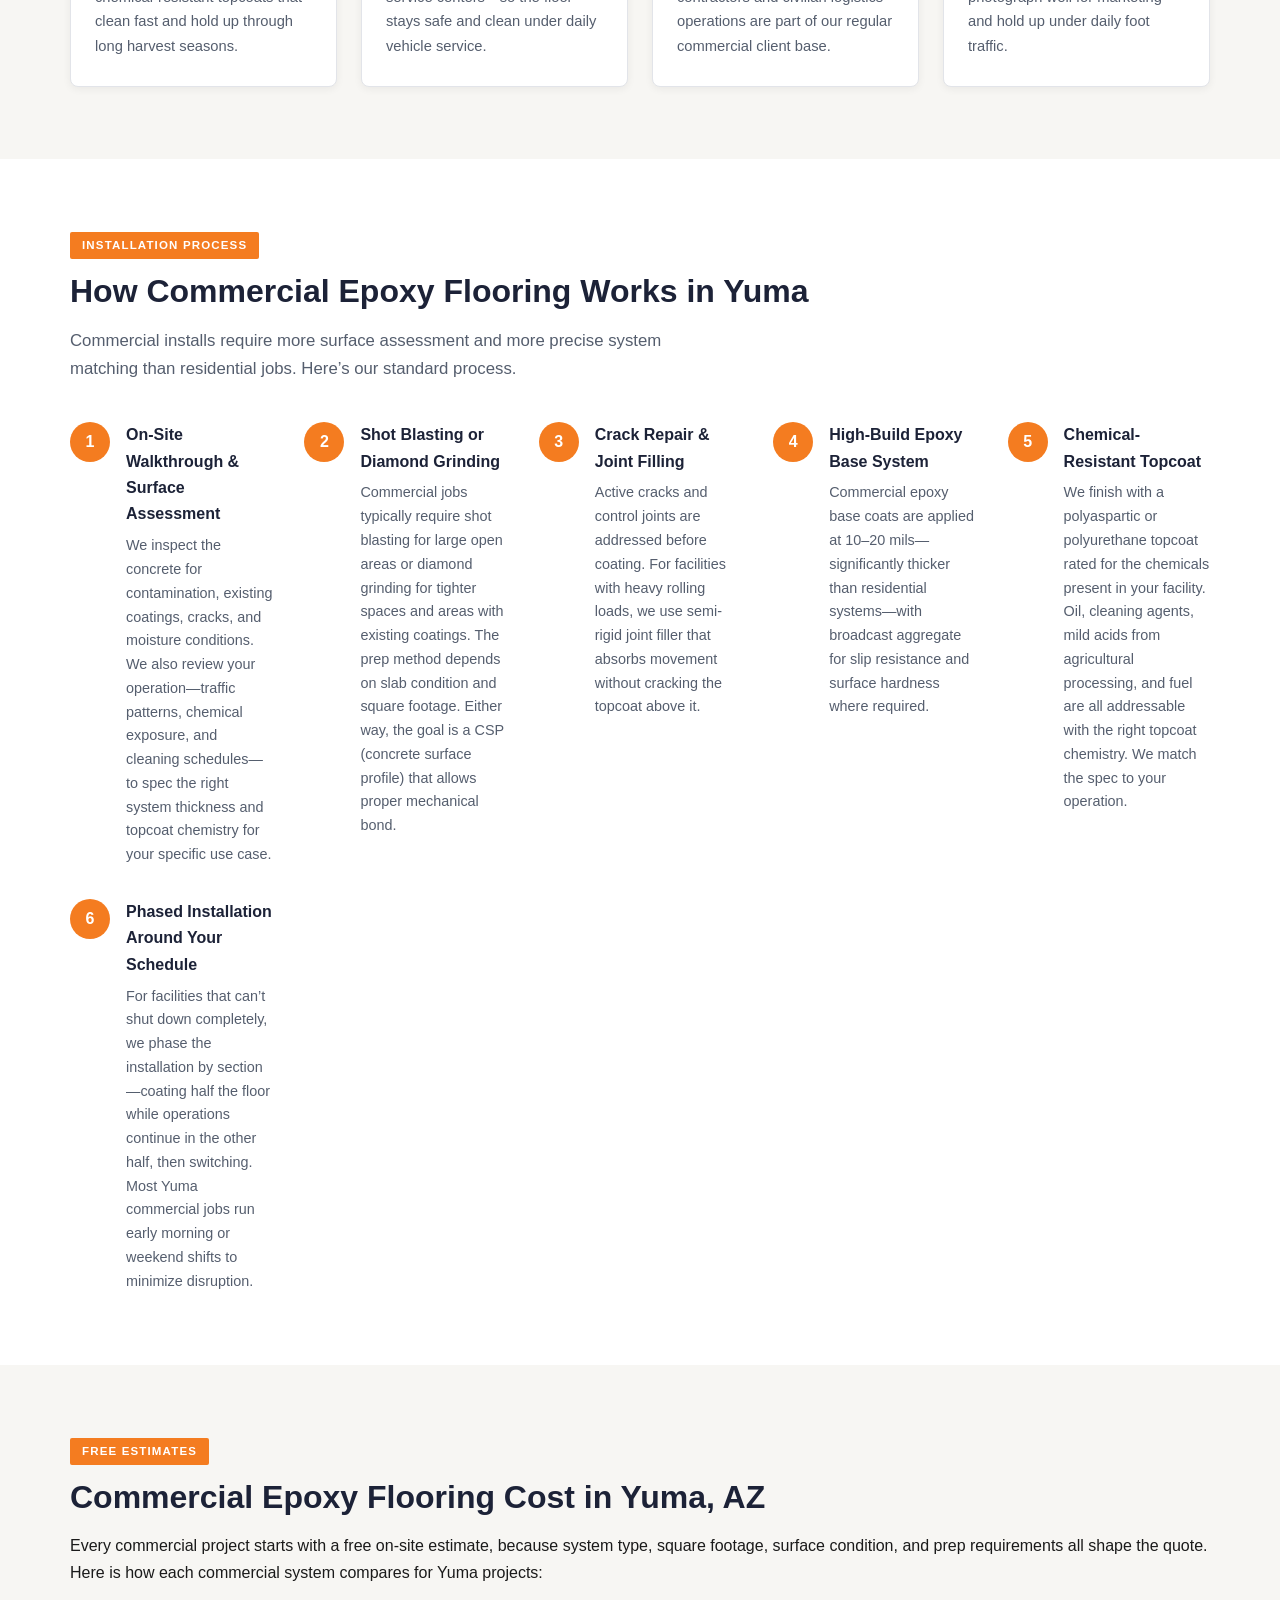
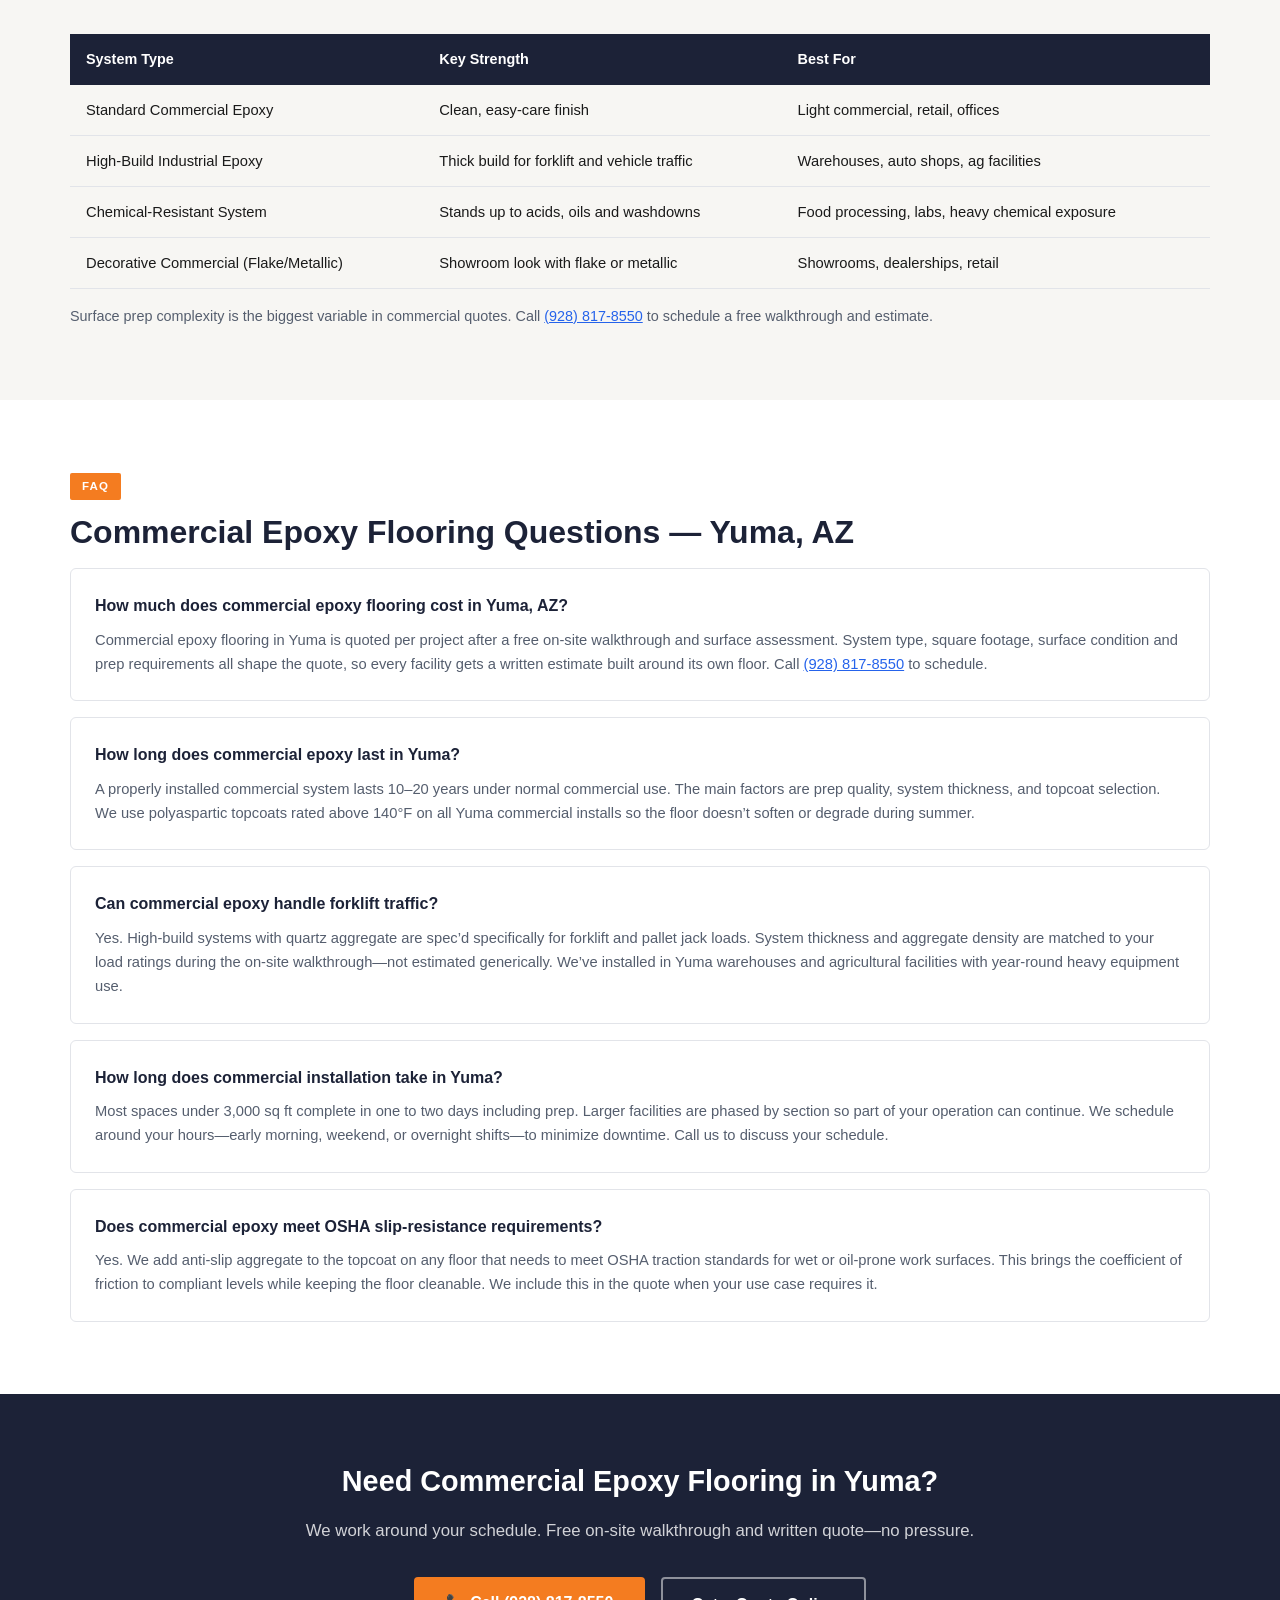
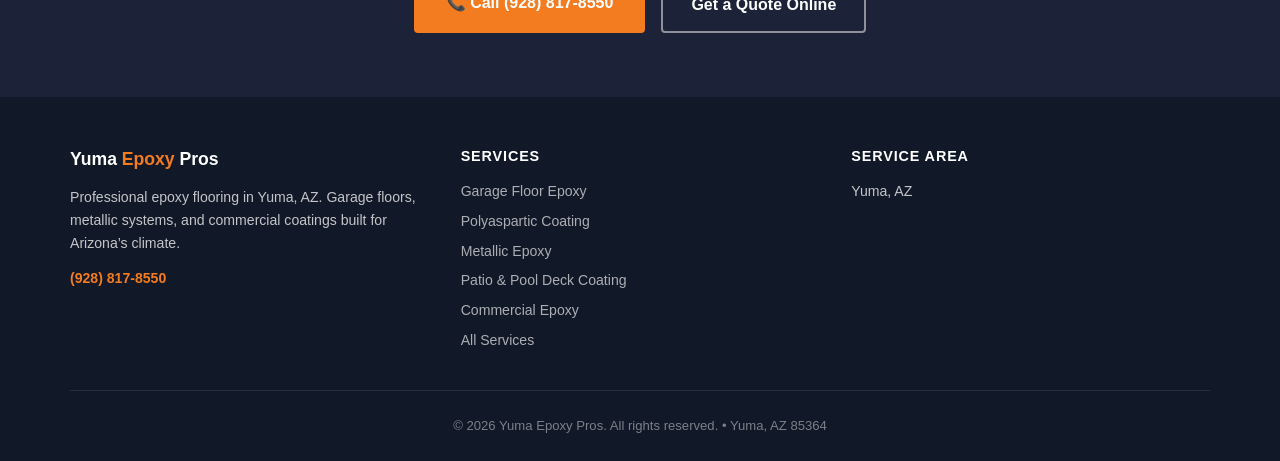
<file: commercial-epoxy-flooring-yuma.html>
<!DOCTYPE html>
<html lang="en">
<head>
<meta charset="UTF-8">
<meta name="viewport" content="width=device-width, initial-scale=1.0">
<title>Commercial Epoxy Flooring Yuma AZ | Yuma Epoxy Pros</title>
<meta name="description" content="Commercial epoxy flooring in Yuma, AZ. Heavy-duty systems for warehouses, ag facilities, retail &amp; auto shops. Free estimates &mdash; (928) 817-8550.">
<link rel="canonical" href="https://www.yumaepoxyflooring.com/commercial-epoxy-flooring-yuma">
<link rel="stylesheet" href="styles.css">
<script type="application/ld+json">
{
  "@context": "https://schema.org",
  "@type": "LocalBusiness",
  "name": "Yuma Epoxy Pros",
  "telephone": "(928) 817-8550",
  "address": {
    "@type": "PostalAddress",
    "addressLocality": "Yuma",
    "addressRegion": "AZ",
    "addressCountry": "US"
  },
  "areaServed": "Yuma, AZ",
  "description": "Commercial epoxy flooring in Yuma, AZ.",
  "openingHours": "Mo-Fr 07:00-17:00"
}
</script>
<script type="application/ld+json">
{
  "@context": "https://schema.org",
  "@type": "FAQPage",
  "mainEntity": [
    {
      "@type": "Question",
      "name": "How much does commercial epoxy flooring cost in Yuma, AZ?",
      "acceptedAnswer": {
        "@type": "Answer",
        "text": "Commercial epoxy flooring in Yuma is quoted per project after a free on-site walkthrough and surface assessment. System type, square footage, surface condition and prep requirements all shape the quote, so every facility gets a written estimate built around its own floor. Call (928) 817-8550 to schedule."
      }
    },
    {
      "@type": "Question",
      "name": "How long does commercial epoxy flooring last in Yuma?",
      "acceptedAnswer": {
        "@type": "Answer",
        "text": "A properly installed commercial epoxy system in Yuma lasts 10 to 20 years under normal commercial traffic. Surface prep quality, system thickness, and topcoat selection are the key variables. We use polyaspartic topcoats rated for continuous heat above 140 degrees Fahrenheit on all Yuma commercial installs, which handles Arizona summers without softening or degrading."
      }
    },
    {
      "@type": "Question",
      "name": "Can commercial epoxy flooring handle forklift and heavy equipment traffic in Yuma?",
      "acceptedAnswer": {
        "@type": "Answer",
        "text": "Yes. High-build commercial epoxy systems with quartz aggregate or broadcast layers are designed for forklift traffic, pallet jacks, and rolling equipment. System thickness and aggregate selection depend on your load ratings. We spec the right system for your specific use case during the on-site walkthrough."
      }
    },
    {
      "@type": "Question",
      "name": "How long does commercial epoxy installation take in Yuma?",
      "acceptedAnswer": {
        "@type": "Answer",
        "text": "Most commercial spaces under 3,000 square feet complete in one to two days, including surface prep. Larger facilities are typically phased by section so operations can continue in other areas during installation. We schedule around your hours to minimize downtime."
      }
    },
    {
      "@type": "Question",
      "name": "Does commercial epoxy flooring meet OSHA slip-resistance requirements?",
      "acceptedAnswer": {
        "@type": "Answer",
        "text": "Yes. We add anti-slip aggregate to the topcoat on commercial floors that need to meet OSHA traction standards for wet or oil-prone work areas. The aggregate increases the coefficient of friction to compliant levels while maintaining a cleanable surface. We discuss this during the walkthrough and specify it in the quote."
      }
    }
  ]
}
</script>
</head>
<body>

<nav>
  <div class="nav-inner">
    <a href="/" class="nav-logo">Yuma <span>Epoxy</span> Pros</a>
    <ul class="nav-links">
      <li><a href="/">Home</a></li>
      <li class="has-dropdown">
        <a href="/services">Services</a>
        <div class="dropdown-menu">
          <ul class="dropdown-menu-list">
            <li><a href="/garage-floor-epoxy-yuma">Garage Floor Epoxy</a></li>
            <li><a href="/polyaspartic-floor-coating-yuma">Polyaspartic Coating</a></li>
            <li><a href="/metallic-epoxy-flooring-yuma">Metallic Epoxy</a></li>
            <li><a href="/patio-pool-deck-coating-yuma">Patio &amp; Pool Deck Coating</a></li>
            <li><a href="/commercial-epoxy-flooring-yuma">Commercial Epoxy</a></li>
          </ul>
        </div>
      </li>
      <li><a href="/commercial-epoxy-flooring-yuma">Commercial</a></li>
      <li><a href="/contact">Contact</a></li>
    </ul>
    <a href="tel:9288178550" class="nav-cta">&#128222; (928) 817-8550</a>
    <button class="nav-hamburger" aria-label="Open menu">
      <span></span><span></span><span></span>
    </button>
  </div>
</nav>

<div class="page-hero">
  <h1>Commercial Epoxy Flooring in Yuma, AZ</h1>
  <p>Heavy-duty floor systems for warehouses, agricultural facilities, auto shops, and retail spaces&mdash;built for Yuma&rsquo;s heat and heavy use.</p>
</div>

<section class="section">
  <div class="container">
    <p>Yuma&rsquo;s commercial sector is more diverse than most people outside the region realize. Agricultural processing facilities running 18-hour harvest shifts, auto shops baking in 115&deg;F summer heat, retail spaces along 32nd Street, and contractors supporting MCAS Yuma all need flooring that holds up under real commercial conditions&mdash;not residential expectations. We install high-build epoxy systems rated for forklift traffic, chemical exposure, and continuous heavy use, finished with slip-resistant topcoats for OSHA-compliant work surfaces.</p>

    <div style="margin-top:2.5rem;">
      <img src="epoxyflooring2.jpg" alt="commercial epoxy flooring in Yuma AZ" loading="lazy" style="border-radius:8px;width:100%;max-height:420px;object-fit:cover;">
    </div>
  </div>
</section>

<section class="section section-alt">
  <div class="container">
    <span class="section-label">Who We Serve</span>
    <h2 class="section-title">Commercial Epoxy Flooring for Yuma&rsquo;s Industries</h2>
    <p class="section-lead">Yuma&rsquo;s economy runs on agriculture, military support, retail, and light industry. Each puts different demands on concrete floors.</p>
    <div class="cards">
      <div class="card">
        <h3>Agricultural Processing Facilities</h3>
        <p>Yuma County produces the majority of the nation&rsquo;s winter lettuce. Processing and cold-storage facilities need floors that resist moisture, cleaning chemicals, and constant foot traffic from harvest crews. We install high-build systems with chemical-resistant topcoats that clean fast and hold up through long harvest seasons.</p>
      </div>
      <div class="card">
        <h3>Auto Shops &amp; Service Bays</h3>
        <p>Service bays in Yuma deal with motor oil, transmission fluid, brake dust, and 115&deg;F air temperatures that soften inferior coatings. We install oil-resistant epoxy systems with slip-resistant aggregate&mdash;the same class of coating used in dealership service centers&mdash;so the floor stays safe and clean under daily vehicle service.</p>
      </div>
      <div class="card">
        <h3>Warehouses &amp; Industrial Spaces</h3>
        <p>Forklift traffic, pallet jack loads, and rolling equipment put real compressive stress on floor coatings. We specify system thickness and aggregate density based on actual load ratings for your operation, not generic estimates. MCAS Yuma contractors and civilian logistics operations are part of our regular commercial client base.</p>
      </div>
      <div class="card">
        <h3>Retail &amp; Showroom Spaces</h3>
        <p>Decorative commercial epoxy for retail locations, car dealerships, and showrooms adds a professional finish without the maintenance burden of polished concrete or the grout lines of tile. We have metallic and full-broadcast flake options that photograph well for marketing and hold up under daily foot traffic.</p>
      </div>
    </div>
  </div>
</section>

<section class="section">
  <div class="container">
    <span class="section-label">Installation Process</span>
    <h2 class="section-title">How Commercial Epoxy Flooring Works in Yuma</h2>
    <p class="section-lead">Commercial installs require more surface assessment and more precise system matching than residential jobs. Here&rsquo;s our standard process.</p>
    <div class="steps">
      <div class="step">
        <h3>On-Site Walkthrough &amp; Surface Assessment</h3>
        <p>We inspect the concrete for contamination, existing coatings, cracks, and moisture conditions. We also review your operation&mdash;traffic patterns, chemical exposure, and cleaning schedules&mdash;to spec the right system thickness and topcoat chemistry for your specific use case.</p>
      </div>
      <div class="step">
        <h3>Shot Blasting or Diamond Grinding</h3>
        <p>Commercial jobs typically require shot blasting for large open areas or diamond grinding for tighter spaces and areas with existing coatings. The prep method depends on slab condition and square footage. Either way, the goal is a CSP (concrete surface profile) that allows proper mechanical bond.</p>
      </div>
      <div class="step">
        <h3>Crack Repair &amp; Joint Filling</h3>
        <p>Active cracks and control joints are addressed before coating. For facilities with heavy rolling loads, we use semi-rigid joint filler that absorbs movement without cracking the topcoat above it.</p>
      </div>
      <div class="step">
        <h3>High-Build Epoxy Base System</h3>
        <p>Commercial epoxy base coats are applied at 10&ndash;20 mils&mdash;significantly thicker than residential systems&mdash;with broadcast aggregate for slip resistance and surface hardness where required.</p>
      </div>
      <div class="step">
        <h3>Chemical-Resistant Topcoat</h3>
        <p>We finish with a polyaspartic or polyurethane topcoat rated for the chemicals present in your facility. Oil, cleaning agents, mild acids from agricultural processing, and fuel are all addressable with the right topcoat chemistry. We match the spec to your operation.</p>
      </div>
      <div class="step">
        <h3>Phased Installation Around Your Schedule</h3>
        <p>For facilities that can&rsquo;t shut down completely, we phase the installation by section&mdash;coating half the floor while operations continue in the other half, then switching. Most Yuma commercial jobs run early morning or weekend shifts to minimize disruption.</p>
      </div>
    </div>
  </div>
</section>

<section class="section section-alt">
  <div class="container">
    <span class="section-label">Free Estimates</span>
    <h2 class="section-title">Commercial Epoxy Flooring Cost in Yuma, AZ</h2>
    <p style="margin-bottom:1.5rem;">Every commercial project starts with a free on-site estimate, because system type, square footage, surface condition, and prep requirements all shape the quote. Here is how each commercial system compares for Yuma projects:</p>
    <div style="overflow-x:auto;">
      <table class="cost-table">
        <thead>
          <tr><th>System Type</th><th>Key Strength</th><th>Best For</th></tr>
        </thead>
        <tbody>
          <tr><td>Standard Commercial Epoxy</td><td>Clean, easy-care finish</td><td>Light commercial, retail, offices</td></tr>
          <tr><td>High-Build Industrial Epoxy</td><td>Thick build for forklift and vehicle traffic</td><td>Warehouses, auto shops, ag facilities</td></tr>
          <tr><td>Chemical-Resistant System</td><td>Stands up to acids, oils and washdowns</td><td>Food processing, labs, heavy chemical exposure</td></tr>
          <tr><td>Decorative Commercial (Flake/Metallic)</td><td>Showroom look with flake or metallic</td><td>Showrooms, dealerships, retail</td></tr>
        </tbody>
      </table>
    </div>
    <p style="margin-top:1rem;font-size:0.9rem;color:#555e6e;">Surface prep complexity is the biggest variable in commercial quotes. Call <a href="tel:9288178550" style="color:#2563eb;text-decoration:underline;">(928) 817-8550</a> to schedule a free walkthrough and estimate.</p>
  </div>
</section>

<section class="section">
  <div class="container">
    <span class="section-label">FAQ</span>
    <h2 class="section-title">Commercial Epoxy Flooring Questions &mdash; Yuma, AZ</h2>
    <div class="faqs">
      <div class="faq">
        <h3>How much does commercial epoxy flooring cost in Yuma, AZ?</h3>
        <p>Commercial epoxy flooring in Yuma is quoted per project after a free on-site walkthrough and surface assessment. System type, square footage, surface condition and prep requirements all shape the quote, so every facility gets a written estimate built around its own floor. Call <a href="tel:9288178550" style="color:#2563eb;text-decoration:underline;">(928) 817-8550</a> to schedule.</p>
      </div>
      <div class="faq">
        <h3>How long does commercial epoxy last in Yuma?</h3>
        <p>A properly installed commercial system lasts 10&ndash;20 years under normal commercial use. The main factors are prep quality, system thickness, and topcoat selection. We use polyaspartic topcoats rated above 140&deg;F on all Yuma commercial installs so the floor doesn&rsquo;t soften or degrade during summer.</p>
      </div>
      <div class="faq">
        <h3>Can commercial epoxy handle forklift traffic?</h3>
        <p>Yes. High-build systems with quartz aggregate are spec&rsquo;d specifically for forklift and pallet jack loads. System thickness and aggregate density are matched to your load ratings during the on-site walkthrough&mdash;not estimated generically. We&rsquo;ve installed in Yuma warehouses and agricultural facilities with year-round heavy equipment use.</p>
      </div>
      <div class="faq">
        <h3>How long does commercial installation take in Yuma?</h3>
        <p>Most spaces under 3,000 sq ft complete in one to two days including prep. Larger facilities are phased by section so part of your operation can continue. We schedule around your hours&mdash;early morning, weekend, or overnight shifts&mdash;to minimize downtime. Call us to discuss your schedule.</p>
      </div>
      <div class="faq">
        <h3>Does commercial epoxy meet OSHA slip-resistance requirements?</h3>
        <p>Yes. We add anti-slip aggregate to the topcoat on any floor that needs to meet OSHA traction standards for wet or oil-prone work surfaces. This brings the coefficient of friction to compliant levels while keeping the floor cleanable. We include this in the quote when your use case requires it.</p>
      </div>
    </div>
  </div>
</section>

<div class="cta-band">
  <h2>Need Commercial Epoxy Flooring in Yuma?</h2>
  <p>We work around your schedule. Free on-site walkthrough and written quote&mdash;no pressure.</p>
  <div style="display:flex;gap:1rem;justify-content:center;flex-wrap:wrap;">
    <a href="tel:9288178550" class="btn-primary">📞 Call (928) 817-8550</a>
    <a href="/contact" class="btn-ghost" style="border-color:rgba(255,255,255,0.5);color:#fff;">Get a Quote Online</a>
  </div>
</div>

<footer>
  <div class="footer-grid">
    <div>
      <a href="/" class="footer-logo">Yuma <span>Epoxy</span> Pros</a>
      <p style="margin-top:0.75rem;font-size:0.88rem;">Professional epoxy flooring in Yuma, AZ. Garage floors, metallic systems, and commercial coatings built for Arizona&rsquo;s climate.</p>
      <p style="margin-top:0.75rem;font-size:0.88rem;"><a href="tel:9288178550">(928) 817-8550</a></p>
    </div>
    <div>
      <h4>Services</h4>
      <ul>
        <li><a href="/garage-floor-epoxy-yuma">Garage Floor Epoxy</a></li>
        <li><a href="/polyaspartic-floor-coating-yuma">Polyaspartic Coating</a></li>
        <li><a href="/metallic-epoxy-flooring-yuma">Metallic Epoxy</a></li>
        <li><a href="/patio-pool-deck-coating-yuma">Patio &amp; Pool Deck Coating</a></li>
        <li><a href="/commercial-epoxy-flooring-yuma">Commercial Epoxy</a></li>
        <li><a href="/services">All Services</a></li>
      </ul>
    </div>
    <div>
      <h4>Service Area</h4>
      <ul>
        <li>Yuma, AZ</li>
      </ul>
    </div>
  </div>
  <div class="footer-bottom">
    <p>&copy; 2026 Yuma Epoxy Pros. All rights reserved. &bull; Yuma, AZ 85364</p>
  </div>
</footer>

</body>
</html>
</file>
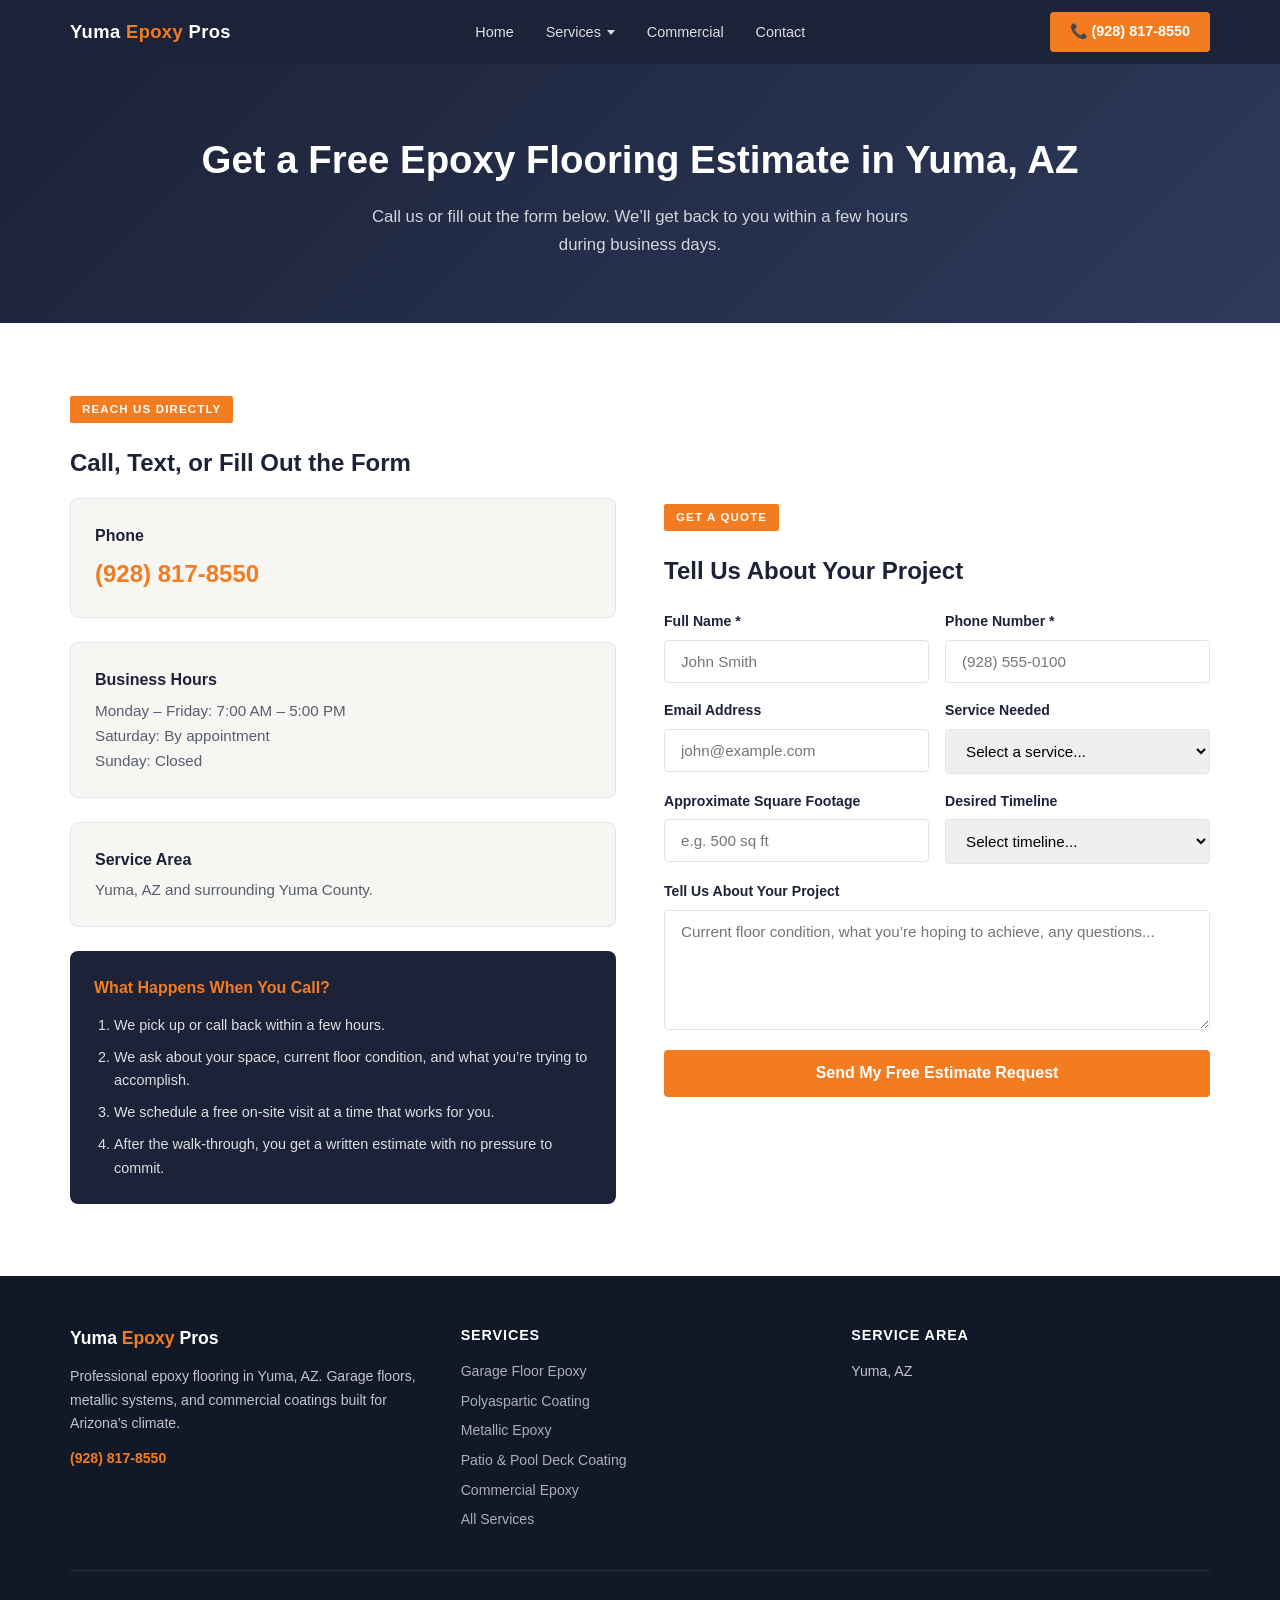
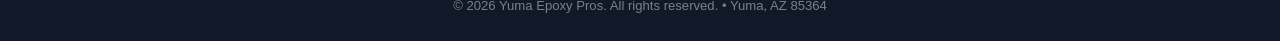
<file: contact.html>
<!DOCTYPE html>
<html lang="en">
<head>
<meta charset="UTF-8">
<meta name="viewport" content="width=device-width, initial-scale=1.0">
<title>Contact Yuma Epoxy Pros | Free Estimate in Yuma, AZ</title>
    <link rel="canonical" href="https://www.yumaepoxyflooring.com/contact">
<meta name="description" content="Get a free epoxy flooring estimate in Yuma, AZ. Call (928) 817-8550 or fill out our form. Most Yuma installs complete in one day.">
<link rel="stylesheet" href="styles.css">
<script type="application/ld+json">
{
  "@context": "https://schema.org",
  "@type": "LocalBusiness",
  "name": "Yuma Epoxy Pros",
  "telephone": "(928) 817-8550",
  "address": {
    "@type": "PostalAddress",
    "addressLocality": "Yuma",
    "addressRegion": "AZ",
    "addressCountry": "US"
  },
  "areaServed": "Yuma, AZ",
  "description": "Professional epoxy flooring in Yuma, AZ.",
  "openingHours": "Mo-Fr 07:00-17:00"
}
</script>
</head>
<body>

<nav>
  <div class="nav-inner">
    <a href="/" class="nav-logo">Yuma <span>Epoxy</span> Pros</a>
    <ul class="nav-links">
      <li><a href="/">Home</a></li>
      <li class="has-dropdown">
        <a href="/services">Services</a>
        <div class="dropdown-menu">
          <ul class="dropdown-menu-list">
            <li><a href="/garage-floor-epoxy-yuma">Garage Floor Epoxy</a></li>
            <li><a href="/polyaspartic-floor-coating-yuma">Polyaspartic Coating</a></li>
            <li><a href="/metallic-epoxy-flooring-yuma">Metallic Epoxy</a></li>
            <li><a href="/patio-pool-deck-coating-yuma">Patio &amp; Pool Deck Coating</a></li>
            <li><a href="/commercial-epoxy-flooring-yuma">Commercial Epoxy</a></li>
          </ul>
        </div>
      </li>
      <li><a href="/commercial-epoxy-flooring-yuma">Commercial</a></li>
      <li><a href="/contact">Contact</a></li>
    </ul>
    <a href="tel:9288178550" class="nav-cta">&#128222; (928) 817-8550</a>
    <button class="nav-hamburger" aria-label="Open menu">
      <span></span><span></span><span></span>
    </button>
  </div>
</nav>

<div class="page-hero">
  <h1>Get a Free Epoxy Flooring Estimate in Yuma, AZ</h1>
  <p>Call us or fill out the form below. We&rsquo;ll get back to you within a few hours during business days.</p>
</div>

<section class="section">
  <div class="container">
    <div class="split">

      <!-- Contact Info -->
      <div>
        <span class="section-label">Reach Us Directly</span>
        <h2 style="font-size:1.5rem;font-weight:800;color:#1c2237;margin:0.5rem 0 1rem;">Call, Text, or Fill Out the Form</h2>

        <div style="background:#f7f6f3;border:1px solid #e2e4e9;border-radius:8px;padding:1.5rem;margin-bottom:1.5rem;">
          <p style="font-size:1rem;font-weight:700;color:#1c2237;margin-bottom:0.25rem;">Phone</p>
          <a href="tel:9288178550" style="font-size:1.5rem;font-weight:800;color:#f47c20;text-decoration:none;">(928) 817-8550</a>
        </div>

        <div style="background:#f7f6f3;border:1px solid #e2e4e9;border-radius:8px;padding:1.5rem;margin-bottom:1.5rem;">
          <p style="font-size:1rem;font-weight:700;color:#1c2237;margin-bottom:0.25rem;">Business Hours</p>
          <p style="font-size:0.95rem;color:#555e6e;">Monday &ndash; Friday: 7:00 AM &ndash; 5:00 PM<br>Saturday: By appointment<br>Sunday: Closed</p>
        </div>

        <div style="background:#f7f6f3;border:1px solid #e2e4e9;border-radius:8px;padding:1.5rem;margin-bottom:1.5rem;">
          <p style="font-size:1rem;font-weight:700;color:#1c2237;margin-bottom:0.25rem;">Service Area</p>
          <p style="font-size:0.95rem;color:#555e6e;">Yuma, AZ and surrounding Yuma County.</p>
        </div>

        <div style="background:#1c2237;border-radius:8px;padding:1.5rem;color:#fff;">
          <h3 style="font-size:1rem;font-weight:700;margin-bottom:0.75rem;color:#f47c20;">What Happens When You Call?</h3>
          <ol style="padding-left:1.25rem;font-size:0.9rem;color:rgba(255,255,255,0.85);display:flex;flex-direction:column;gap:0.5rem;">
            <li>We pick up or call back within a few hours.</li>
            <li>We ask about your space, current floor condition, and what you&rsquo;re trying to accomplish.</li>
            <li>We schedule a free on-site visit at a time that works for you.</li>
            <li>After the walk-through, you get a written estimate with no pressure to commit.</li>
          </ol>
        </div>
      </div>

      <!-- Form -->
      <div>
        <span class="section-label">Get a Quote</span>
        <h2 style="font-size:1.5rem;font-weight:800;color:#1c2237;margin:0.5rem 0 1.25rem;">Tell Us About Your Project</h2>
        <form action="https://formspree.io/f/mykqpyvd" method="POST">
          <div class="form-grid">
            <div class="form-group">
              <label for="name">Full Name *</label>
              <input type="text" id="name" name="name" required placeholder="John Smith">
            </div>
            <div class="form-group">
              <label for="phone">Phone Number *</label>
              <input type="tel" id="phone" name="phone" required placeholder="(928) 555-0100">
            </div>
            <div class="form-group">
              <label for="email">Email Address</label>
              <input type="email" id="email" name="email" placeholder="john@example.com">
            </div>
            <div class="form-group">
              <label for="service">Service Needed</label>
              <select id="service" name="service">
                <option value="">Select a service...</option>
                <option>Garage Floor Epoxy</option>
                <option>Metallic Epoxy</option>
                <option>Flake / Chip System</option>
                <option>Commercial Epoxy</option>
                <option>Concrete Grinding Only</option>
                <option>Not Sure Yet</option>
              </select>
            </div>
            <div class="form-group">
              <label for="sqft">Approximate Square Footage</label>
              <input type="text" id="sqft" name="sqft" placeholder="e.g. 500 sq ft">
            </div>
            <div class="form-group">
              <label for="timeline">Desired Timeline</label>
              <select id="timeline" name="timeline">
                <option value="">Select timeline...</option>
                <option>As soon as possible</option>
                <option>Within 1 month</option>
                <option>1&ndash;3 months</option>
                <option>Just getting quotes</option>
              </select>
            </div>
            <div class="form-group full">
              <label for="message">Tell Us About Your Project</label>
              <textarea id="message" name="message" placeholder="Current floor condition, what you&rsquo;re hoping to achieve, any questions..."></textarea>
            </div>
          </div>
          <input type="text" name="_gotcha" style="display:none" tabindex="-1">
          <button type="submit" class="btn-submit" style="margin-top:1.25rem;width:100%;">Send My Free Estimate Request</button>
        </form>
      </div>

    </div>
  </div>
</section>

<footer>
  <div class="footer-grid">
    <div>
      <a href="/" class="footer-logo">Yuma <span>Epoxy</span> Pros</a>
      <p style="margin-top:0.75rem;font-size:0.88rem;">Professional epoxy flooring in Yuma, AZ. Garage floors, metallic systems, and commercial coatings built for Arizona&rsquo;s climate.</p>
      <p style="margin-top:0.75rem;font-size:0.88rem;"><a href="tel:9288178550">(928) 817-8550</a></p>
    </div>
    <div>
      <h4>Services</h4>
      <ul>
        <li><a href="/garage-floor-epoxy-yuma">Garage Floor Epoxy</a></li>
        <li><a href="/polyaspartic-floor-coating-yuma">Polyaspartic Coating</a></li>
        <li><a href="/metallic-epoxy-flooring-yuma">Metallic Epoxy</a></li>
        <li><a href="/patio-pool-deck-coating-yuma">Patio &amp; Pool Deck Coating</a></li>
        <li><a href="/commercial-epoxy-flooring-yuma">Commercial Epoxy</a></li>
        <li><a href="/services">All Services</a></li>
      </ul>
    </div>
    <div>
      <h4>Service Area</h4>
      <ul>
        <li>Yuma, AZ</li>
      </ul>
    </div>
  </div>
  <div class="footer-bottom">
    <p>&copy; 2026 Yuma Epoxy Pros. All rights reserved. &bull; Yuma, AZ 85364</p>
  </div>
</footer>

</body>
</html>
</file>
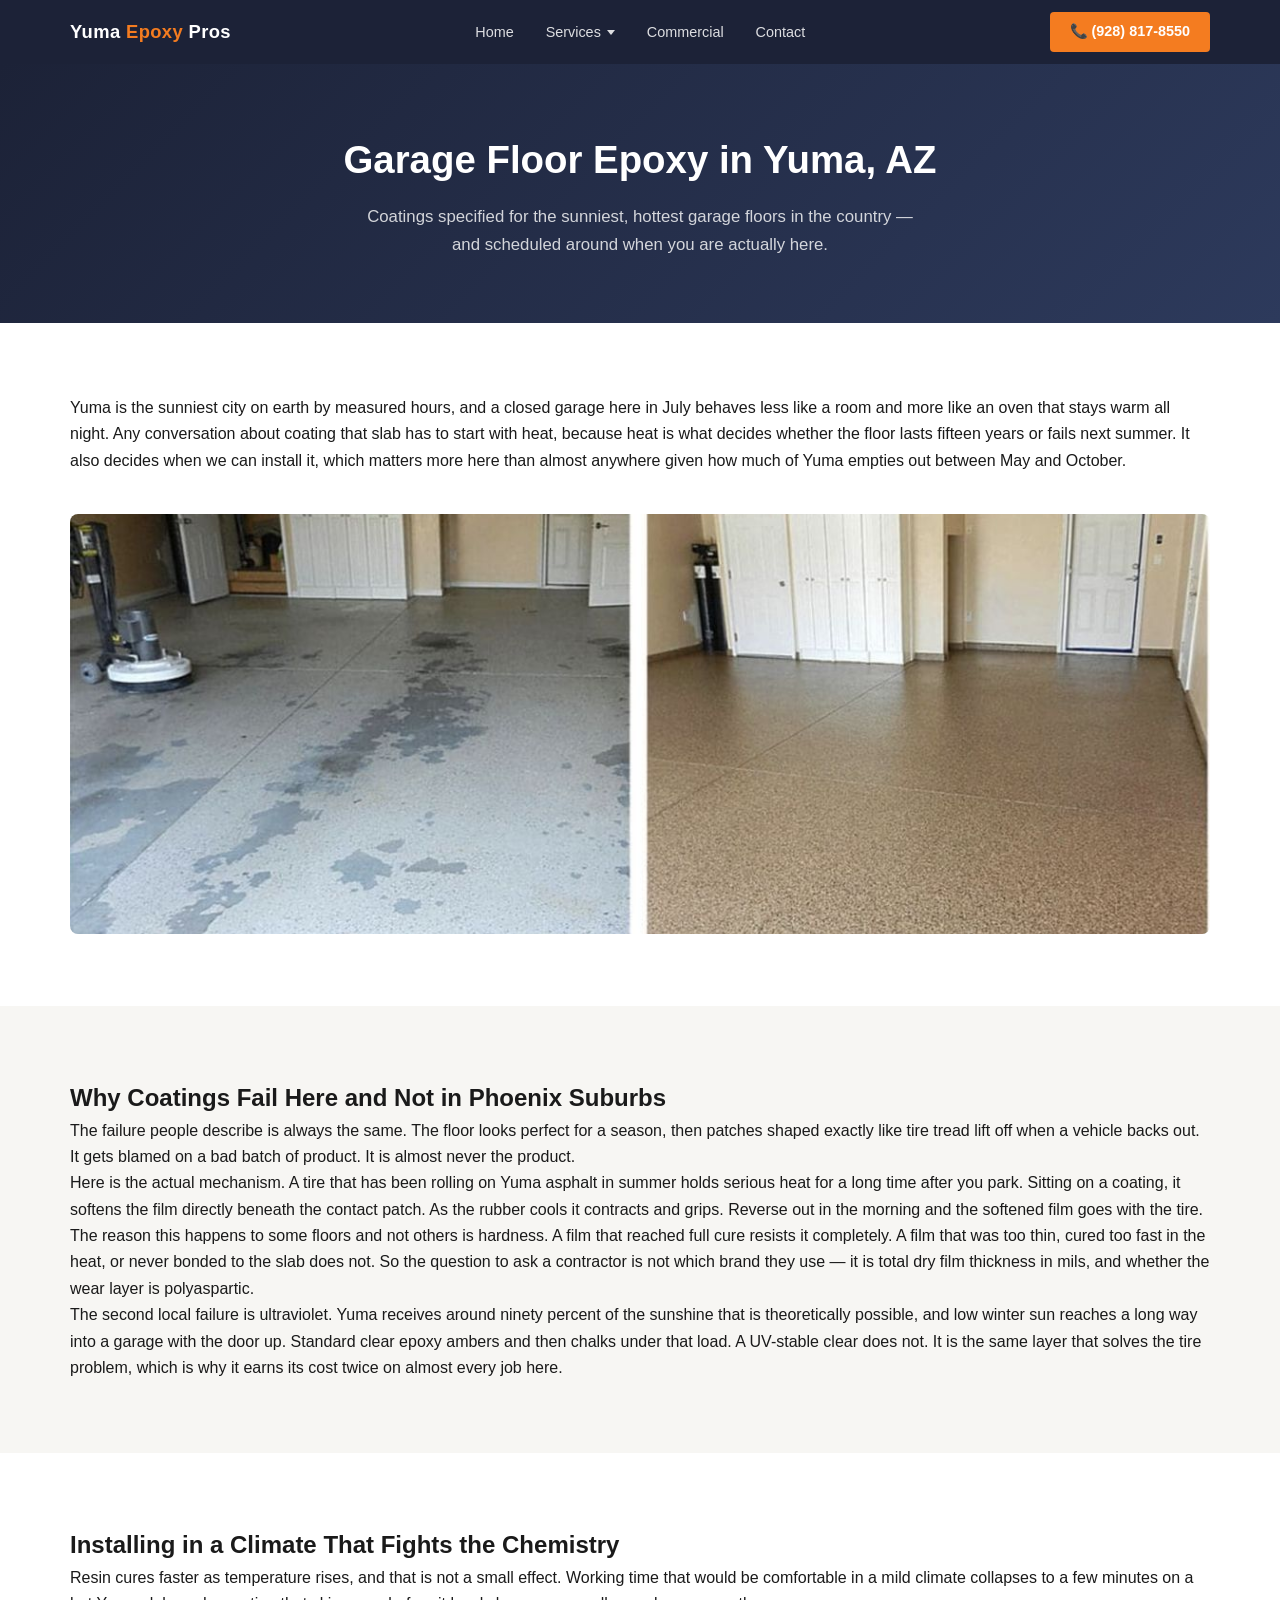
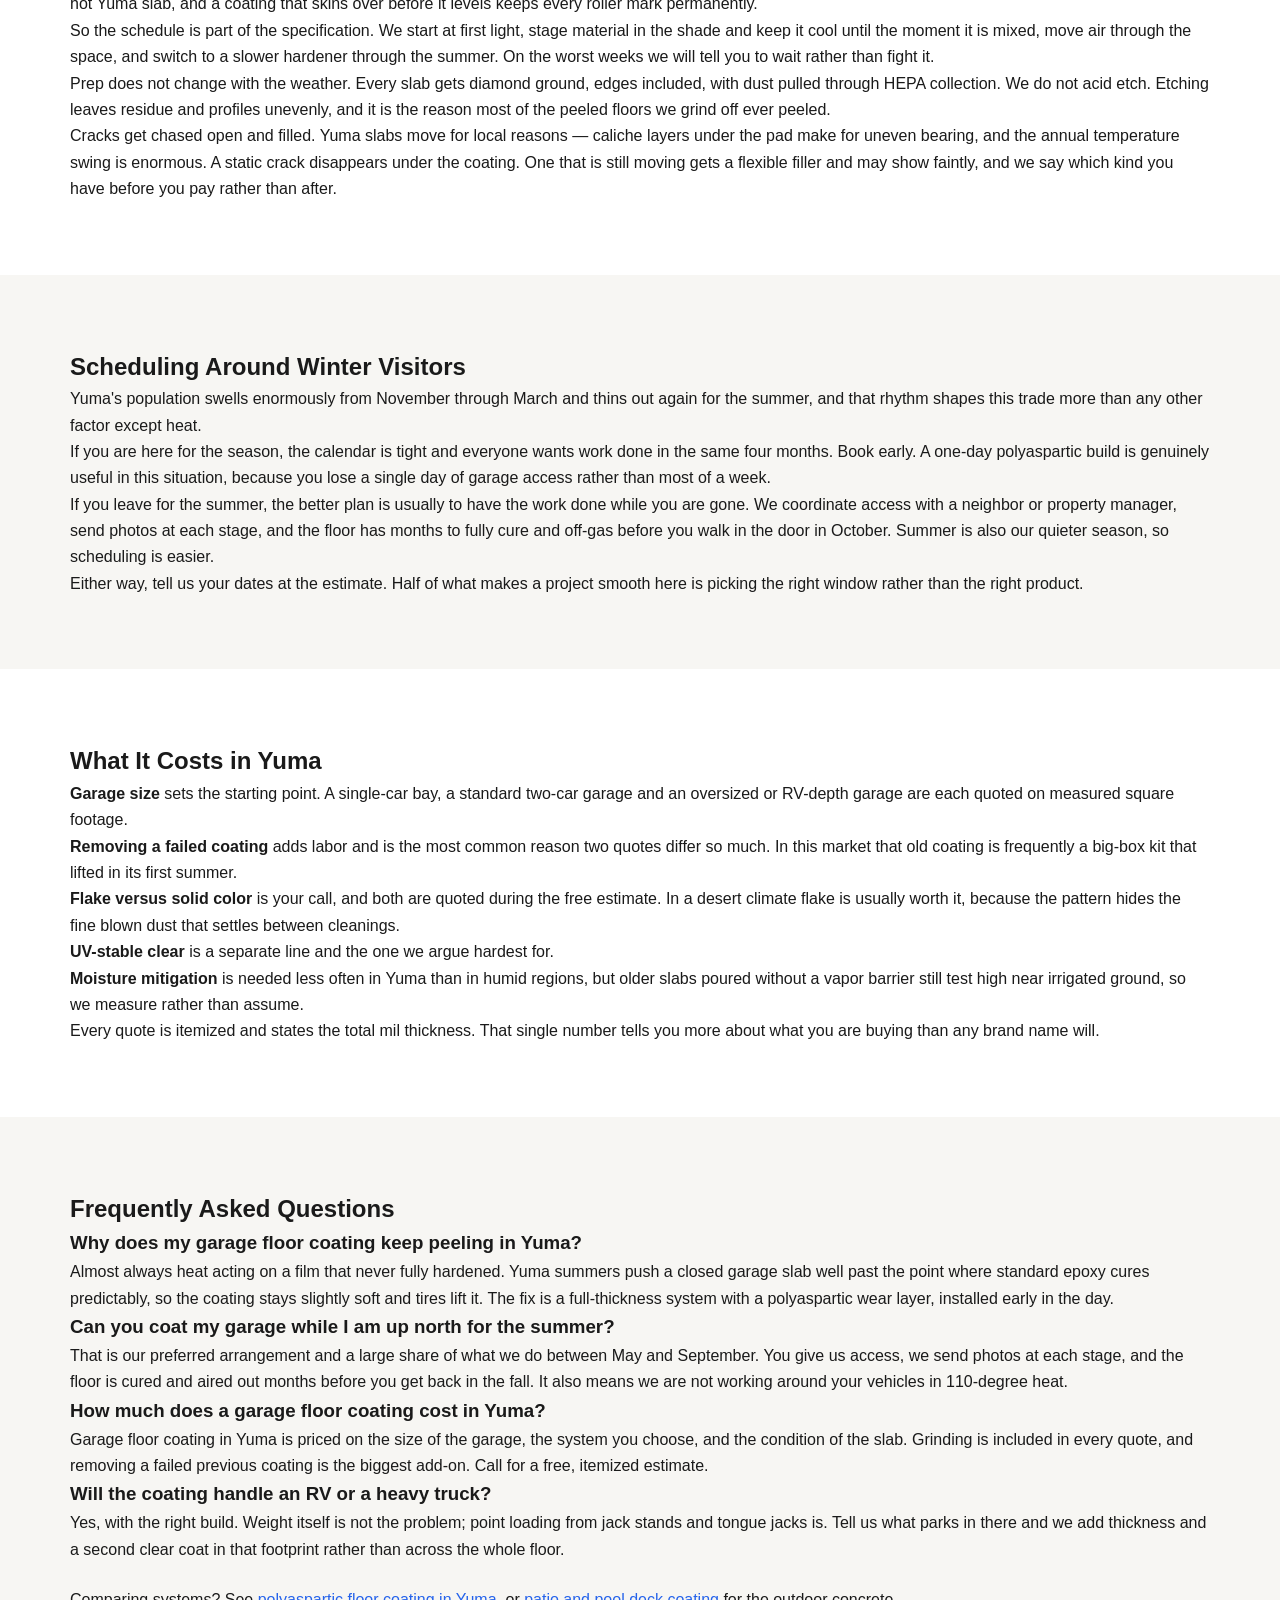
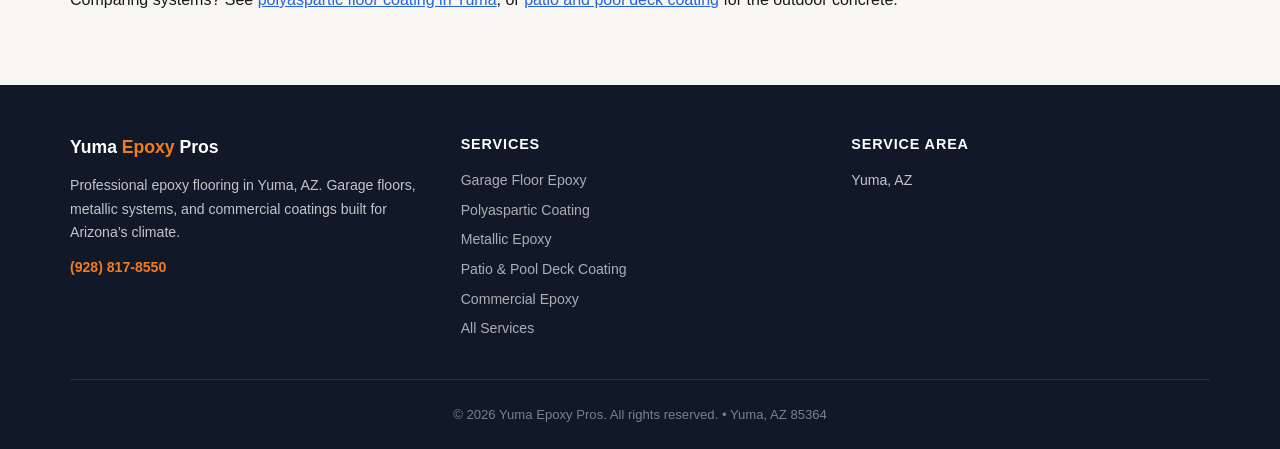
<file: garage-floor-epoxy-yuma.html>
<!DOCTYPE html>
<html lang="en">
<head>
  <meta charset="UTF-8">
  <meta name="viewport" content="width=device-width, initial-scale=1.0">
  <title>Garage Floor Epoxy in Yuma, AZ | Yuma Epoxy Pros</title>
  <meta name="description" content="Garage floor epoxy in Yuma, AZ. Built for extreme heat, hot tire pickup and desert UV. Summer scheduling for winter visitors. Call (928) 817-8550.">
  <link rel="canonical" href="https://www.yumaepoxyflooring.com/garage-floor-epoxy-yuma">
  <link rel="stylesheet" href="styles.css">
  <script type="application/ld+json">
  {
    "@context": "https://schema.org",
    "@type": "LocalBusiness",
    "name": "Yuma Epoxy Pros",
    "telephone": "(928) 817-8550",
    "url": "https://www.yumaepoxyflooring.com/",
    "address": { "@type": "PostalAddress", "addressLocality": "Yuma", "addressRegion": "AZ", "addressCountry": "US" },
    "areaServed": "Yuma, AZ",
    "description": "Garage floor epoxy in Yuma, AZ",
    "openingHours": "Mo-Fr 07:00-17:00"
  }
  </script>
  <script type="application/ld+json">
  {
    "@context": "https://schema.org",
    "@type": "FAQPage",
    "mainEntity": [
      { "@type": "Question", "name": "Why does my garage floor coating keep peeling in Yuma?", "acceptedAnswer": { "@type": "Answer", "text": "Almost always heat acting on a film that never fully hardened. Yuma summers push a closed garage slab well past the point where standard epoxy cures predictably, so the coating stays slightly soft and tires lift it. The fix is a full-thickness system with a polyaspartic wear layer, installed early in the day." } },
      { "@type": "Question", "name": "Can you coat my garage while I am up north for the summer?", "acceptedAnswer": { "@type": "Answer", "text": "That is our preferred arrangement and a large share of what we do between May and September. You give us access, we send photos at each stage, and the floor is cured and aired out months before you get back in the fall. It also means we are not working around your vehicles in 110-degree heat." } },
      { "@type": "Question", "name": "How much does a garage floor coating cost in Yuma?", "acceptedAnswer": { "@type": "Answer", "text": "Garage floor coating in Yuma is priced on the size of the garage, the system you choose, and the condition of the slab. Grinding is included in every quote, and removing a failed previous coating is the biggest add-on. Call for a free, itemized estimate." } },
      { "@type": "Question", "name": "Will the coating handle an RV or a heavy truck?", "acceptedAnswer": { "@type": "Answer", "text": "Yes, with the right build. Weight itself is not the problem; point loading from jack stands and tongue jacks is. Tell us what parks in there and we add thickness and a second clear coat in that footprint rather than across the whole floor." } }
    ]
  }
  </script>
</head>
<body>

<nav>
  <div class="nav-inner">
    <a href="/" class="nav-logo">Yuma <span>Epoxy</span> Pros</a>
    <ul class="nav-links">
      <li><a href="/">Home</a></li>
      <li class="has-dropdown">
        <a href="/services">Services</a>
        <div class="dropdown-menu">
          <ul class="dropdown-menu-list">
            <li><a href="/garage-floor-epoxy-yuma">Garage Floor Epoxy</a></li>
            <li><a href="/polyaspartic-floor-coating-yuma">Polyaspartic Coating</a></li>
            <li><a href="/metallic-epoxy-flooring-yuma">Metallic Epoxy</a></li>
            <li><a href="/patio-pool-deck-coating-yuma">Patio &amp; Pool Deck Coating</a></li>
            <li><a href="/commercial-epoxy-flooring-yuma">Commercial Epoxy</a></li>
          </ul>
        </div>
      </li>
      <li><a href="/commercial-epoxy-flooring-yuma">Commercial</a></li>
      <li><a href="/contact">Contact</a></li>
    </ul>
    <a href="tel:9288178550" class="nav-cta">&#128222; (928) 817-8550</a>
    <button class="nav-hamburger" aria-label="Open menu">
      <span></span><span></span><span></span>
    </button>
  </div>
</nav>

<div class="page-hero">
  <h1>Garage Floor Epoxy in Yuma, AZ</h1>
  <p>Coatings specified for the sunniest, hottest garage floors in the country &mdash; and scheduled around when you are actually here.</p>
</div>

<section class="section">
  <div class="container">
    <p>Yuma is the sunniest city on earth by measured hours, and a closed garage here in July behaves less like a room and more like an oven that stays warm all night. Any conversation about coating that slab has to start with heat, because heat is what decides whether the floor lasts fifteen years or fails next summer. It also decides when we can install it, which matters more here than almost anywhere given how much of Yuma empties out between May and October.</p>

    <div style="margin-top:2.5rem;">
      <img src="epoxyflooring3.jpg" alt="garage floor epoxy in Yuma AZ" loading="lazy" style="border-radius:8px;width:100%;max-height:420px;object-fit:cover;">
    </div>
  </div>
</section>

<section class="section section-alt">
  <div class="container">
    <h2>Why Coatings Fail Here and Not in Phoenix Suburbs</h2>
    <p>The failure people describe is always the same. The floor looks perfect for a season, then patches shaped exactly like tire tread lift off when a vehicle backs out. It gets blamed on a bad batch of product. It is almost never the product.</p>
    <p>Here is the actual mechanism. A tire that has been rolling on Yuma asphalt in summer holds serious heat for a long time after you park. Sitting on a coating, it softens the film directly beneath the contact patch. As the rubber cools it contracts and grips. Reverse out in the morning and the softened film goes with the tire.</p>
    <p>The reason this happens to some floors and not others is hardness. A film that reached full cure resists it completely. A film that was too thin, cured too fast in the heat, or never bonded to the slab does not. So the question to ask a contractor is not which brand they use &mdash; it is total dry film thickness in mils, and whether the wear layer is polyaspartic.</p>
    <p>The second local failure is ultraviolet. Yuma receives around ninety percent of the sunshine that is theoretically possible, and low winter sun reaches a long way into a garage with the door up. Standard clear epoxy ambers and then chalks under that load. A UV-stable clear does not. It is the same layer that solves the tire problem, which is why it earns its cost twice on almost every job here.</p>
  </div>
</section>

<section class="section">
  <div class="container">
    <h2>Installing in a Climate That Fights the Chemistry</h2>
    <p>Resin cures faster as temperature rises, and that is not a small effect. Working time that would be comfortable in a mild climate collapses to a few minutes on a hot Yuma slab, and a coating that skins over before it levels keeps every roller mark permanently.</p>
    <p>So the schedule is part of the specification. We start at first light, stage material in the shade and keep it cool until the moment it is mixed, move air through the space, and switch to a slower hardener through the summer. On the worst weeks we will tell you to wait rather than fight it.</p>
    <p>Prep does not change with the weather. Every slab gets diamond ground, edges included, with dust pulled through HEPA collection. We do not acid etch. Etching leaves residue and profiles unevenly, and it is the reason most of the peeled floors we grind off ever peeled.</p>
    <p>Cracks get chased open and filled. Yuma slabs move for local reasons &mdash; caliche layers under the pad make for uneven bearing, and the annual temperature swing is enormous. A static crack disappears under the coating. One that is still moving gets a flexible filler and may show faintly, and we say which kind you have before you pay rather than after.</p>
  </div>
</section>

<section class="section section-alt">
  <div class="container">
    <h2>Scheduling Around Winter Visitors</h2>
    <p>Yuma's population swells enormously from November through March and thins out again for the summer, and that rhythm shapes this trade more than any other factor except heat.</p>
    <p>If you are here for the season, the calendar is tight and everyone wants work done in the same four months. Book early. A one-day polyaspartic build is genuinely useful in this situation, because you lose a single day of garage access rather than most of a week.</p>
    <p>If you leave for the summer, the better plan is usually to have the work done while you are gone. We coordinate access with a neighbor or property manager, send photos at each stage, and the floor has months to fully cure and off-gas before you walk in the door in October. Summer is also our quieter season, so scheduling is easier.</p>
    <p>Either way, tell us your dates at the estimate. Half of what makes a project smooth here is picking the right window rather than the right product.</p>
  </div>
</section>

<section class="section">
  <div class="container">
    <h2>What It Costs in Yuma</h2>
    <p><strong>Garage size</strong> sets the starting point. A single-car bay, a standard two-car garage and an oversized or RV-depth garage are each quoted on measured square footage.</p>
    <p><strong>Removing a failed coating</strong> adds labor and is the most common reason two quotes differ so much. In this market that old coating is frequently a big-box kit that lifted in its first summer.</p>
    <p><strong>Flake versus solid color</strong> is your call, and both are quoted during the free estimate. In a desert climate flake is usually worth it, because the pattern hides the fine blown dust that settles between cleanings.</p>
    <p><strong>UV-stable clear</strong> is a separate line and the one we argue hardest for.</p>
    <p><strong>Moisture mitigation</strong> is needed less often in Yuma than in humid regions, but older slabs poured without a vapor barrier still test high near irrigated ground, so we measure rather than assume.</p>
    <p>Every quote is itemized and states the total mil thickness. That single number tells you more about what you are buying than any brand name will.</p>
  </div>
</section>

<section class="section section-alt">
  <div class="container">
    <h2>Frequently Asked Questions</h2>
    <div class="faq-item">
      <h3>Why does my garage floor coating keep peeling in Yuma?</h3>
      <p>Almost always heat acting on a film that never fully hardened. Yuma summers push a closed garage slab well past the point where standard epoxy cures predictably, so the coating stays slightly soft and tires lift it. The fix is a full-thickness system with a polyaspartic wear layer, installed early in the day.</p>
    </div>
    <div class="faq-item">
      <h3>Can you coat my garage while I am up north for the summer?</h3>
      <p>That is our preferred arrangement and a large share of what we do between May and September. You give us access, we send photos at each stage, and the floor is cured and aired out months before you get back in the fall. It also means we are not working around your vehicles in 110-degree heat.</p>
    </div>
    <div class="faq-item">
      <h3>How much does a garage floor coating cost in Yuma?</h3>
      <p>Garage floor coating in Yuma is priced on the size of the garage, the system you choose, and the condition of the slab. Grinding is included in every quote, and removing a failed previous coating is the biggest add-on. Call for a free, itemized estimate.</p>
    </div>
    <div class="faq-item">
      <h3>Will the coating handle an RV or a heavy truck?</h3>
      <p>Yes, with the right build. Weight itself is not the problem; point loading from jack stands and tongue jacks is. Tell us what parks in there and we add thickness and a second clear coat in that footprint rather than across the whole floor.</p>
    </div>
    <p style="margin-top:1.5rem;">Comparing systems? See <a href="/polyaspartic-floor-coating-yuma">polyaspartic floor coating in Yuma</a>, or <a href="/patio-pool-deck-coating-yuma">patio and pool deck coating</a> for the outdoor concrete.</p>
  </div>
</section>

<footer>
  <div class="footer-grid">
    <div>
      <a href="/" class="footer-logo">Yuma <span>Epoxy</span> Pros</a>
      <p style="margin-top:0.75rem;font-size:0.88rem;">Professional epoxy flooring in Yuma, AZ. Garage floors, metallic systems, and commercial coatings built for Arizona&rsquo;s climate.</p>
      <p style="margin-top:0.75rem;font-size:0.88rem;"><a href="tel:9288178550">(928) 817-8550</a></p>
    </div>
    <div>
      <h4>Services</h4>
      <ul>
        <li><a href="/garage-floor-epoxy-yuma">Garage Floor Epoxy</a></li>
        <li><a href="/polyaspartic-floor-coating-yuma">Polyaspartic Coating</a></li>
        <li><a href="/metallic-epoxy-flooring-yuma">Metallic Epoxy</a></li>
        <li><a href="/patio-pool-deck-coating-yuma">Patio &amp; Pool Deck Coating</a></li>
        <li><a href="/commercial-epoxy-flooring-yuma">Commercial Epoxy</a></li>
        <li><a href="/services">All Services</a></li>
      </ul>
    </div>
    <div>
      <h4>Service Area</h4>
      <ul>
        <li>Yuma, AZ</li>
      </ul>
    </div>
  </div>
  <div class="footer-bottom">
    <p>&copy; 2026 Yuma Epoxy Pros. All rights reserved. &bull; Yuma, AZ 85364</p>
  </div>
</footer>

</body>
</html>
</file>
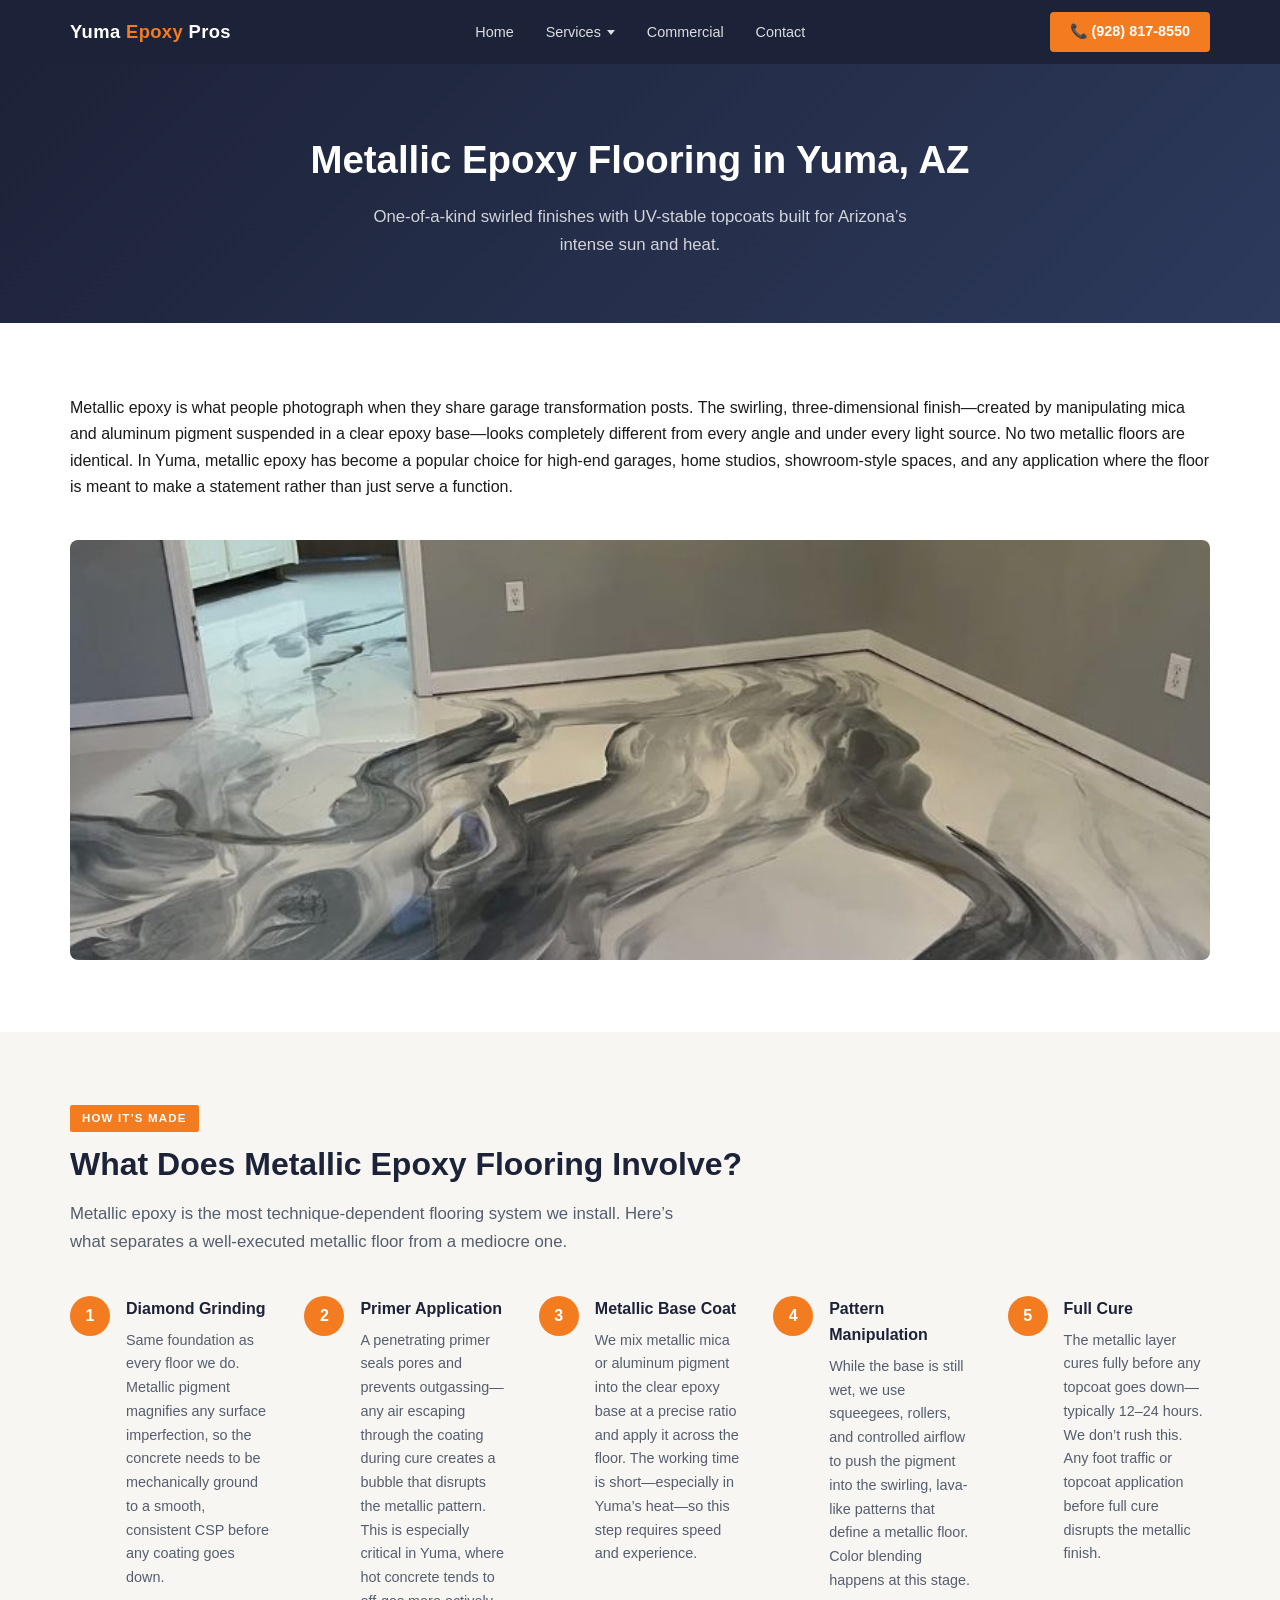
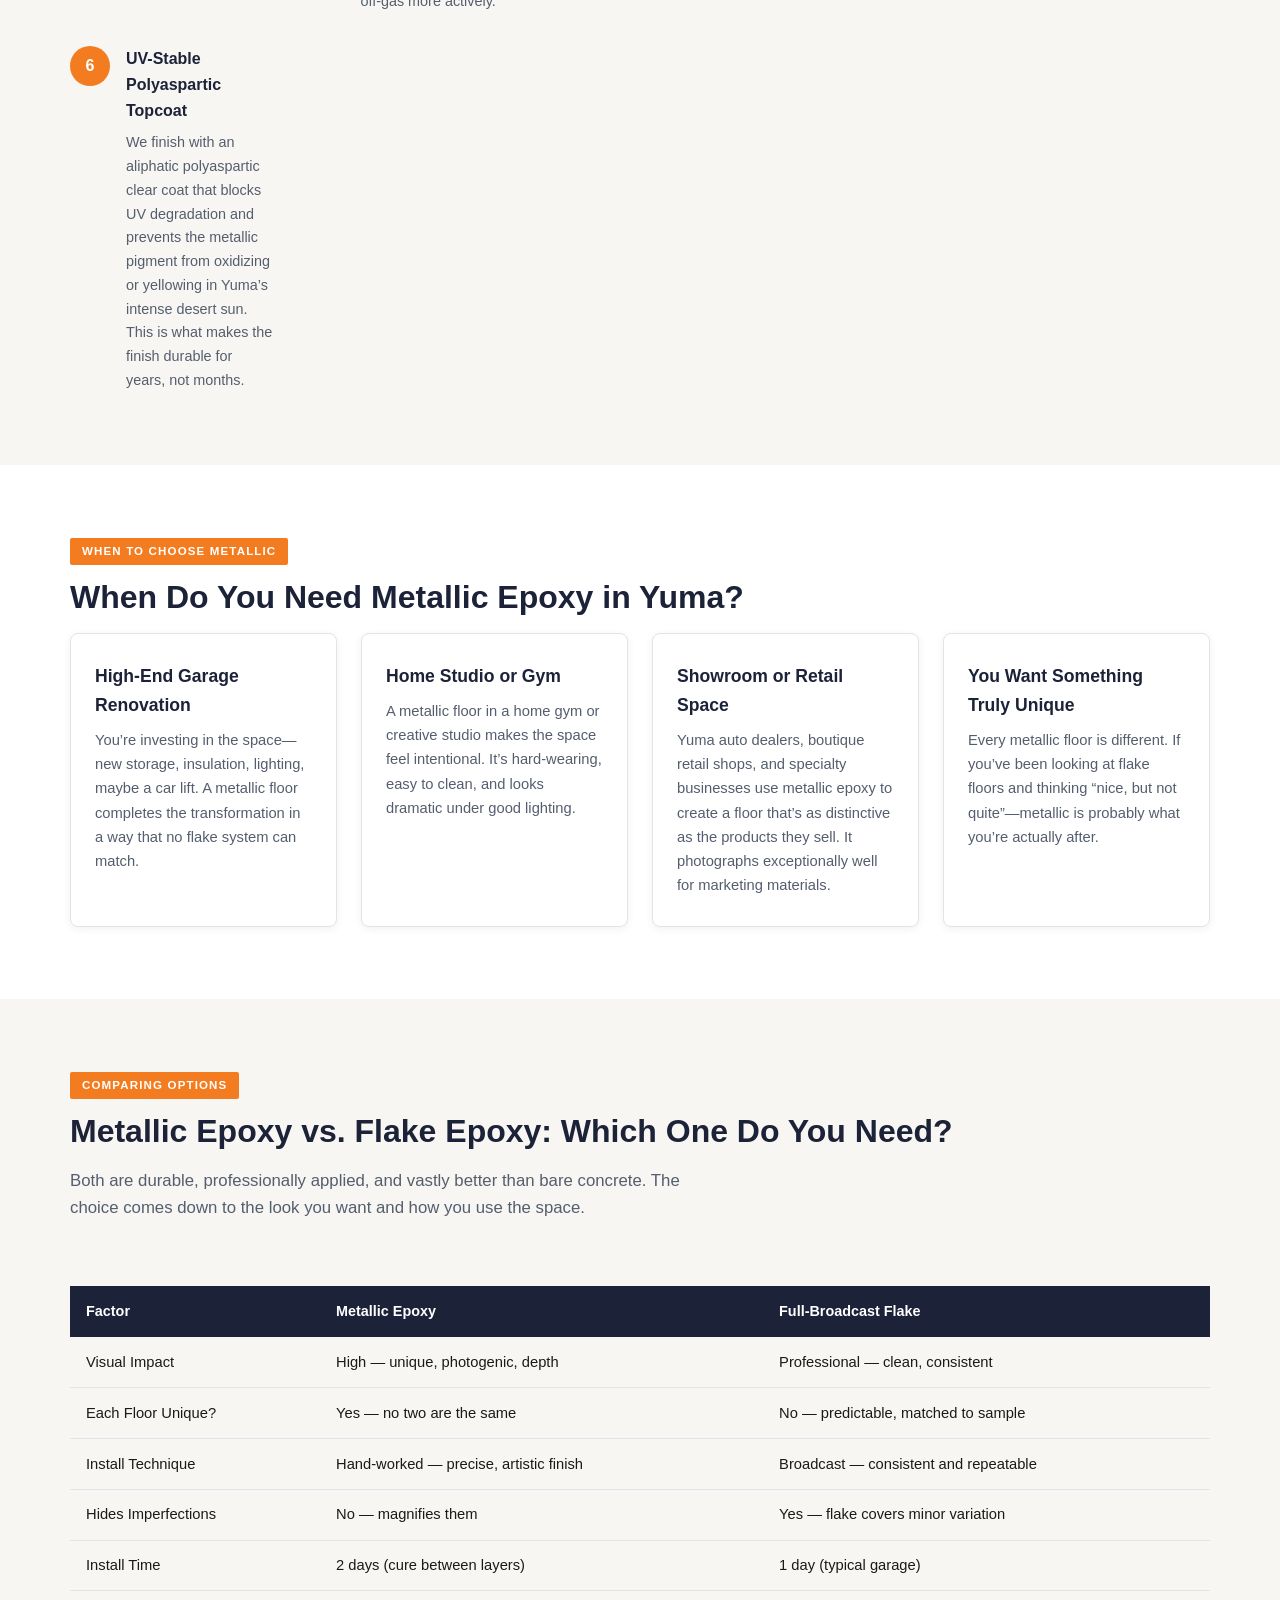
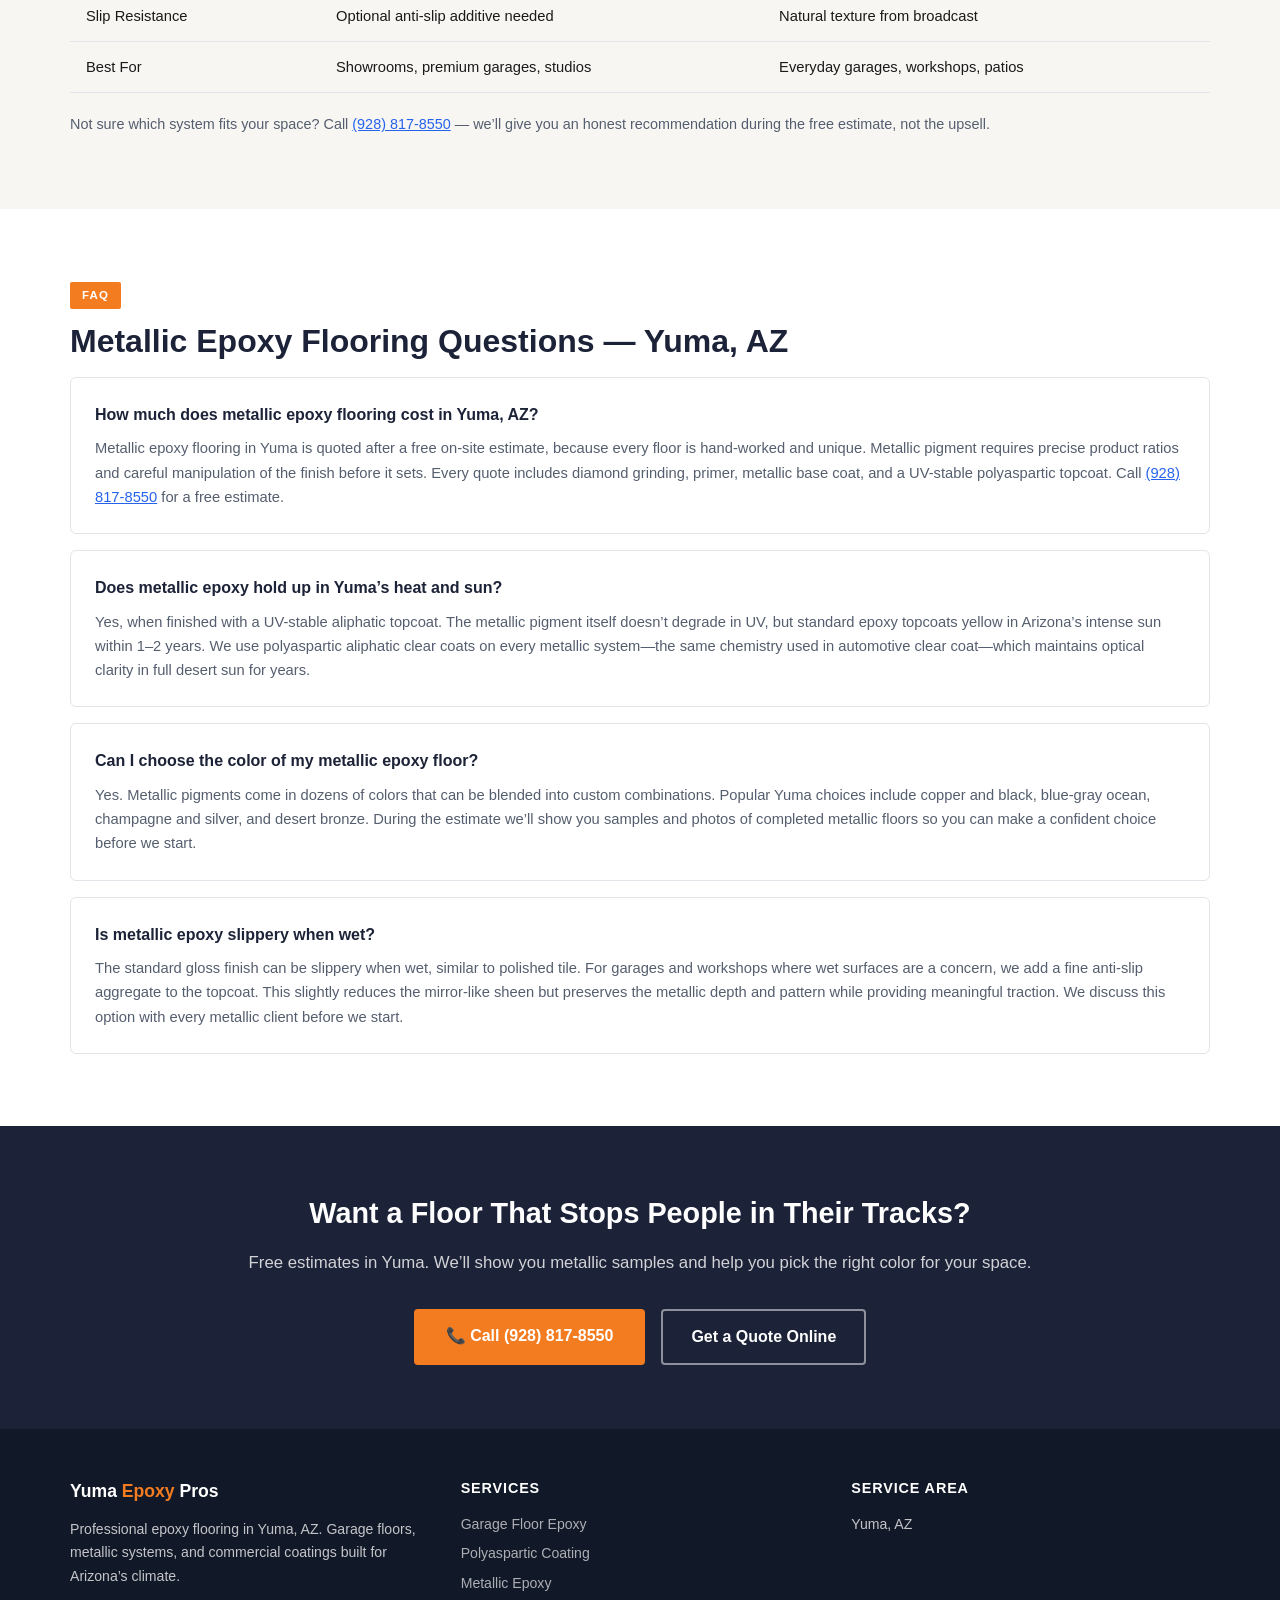
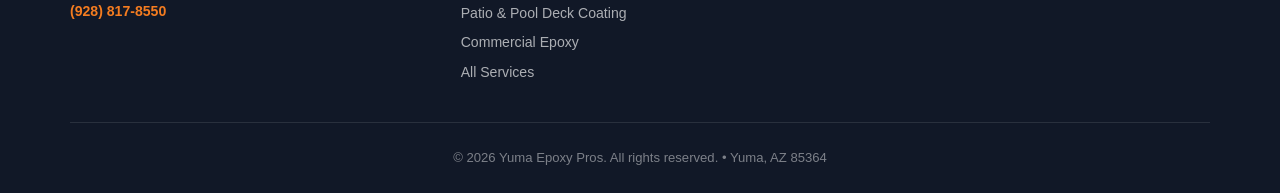
<file: metallic-epoxy-flooring-yuma.html>
<!DOCTYPE html>
<html lang="en">
<head>
<meta charset="UTF-8">
<meta name="viewport" content="width=device-width, initial-scale=1.0">
<title>Metallic Epoxy Flooring in Yuma AZ | Yuma Epoxy Pros</title>
    <link rel="canonical" href="https://www.yumaepoxyflooring.com/metallic-epoxy-flooring-yuma">
<meta name="description" content="Metallic epoxy flooring in Yuma, AZ. Unique swirled finishes for garages, showrooms, and studios. UV-stable topcoats built for Arizona sun. Call (928) 817-8550.">
<link rel="stylesheet" href="styles.css">
<script type="application/ld+json">
{
  "@context": "https://schema.org",
  "@type": "LocalBusiness",
  "name": "Yuma Epoxy Pros",
  "telephone": "(928) 817-8550",
  "address": {
    "@type": "PostalAddress",
    "addressLocality": "Yuma",
    "addressRegion": "AZ",
    "addressCountry": "US"
  },
  "areaServed": "Yuma, AZ",
  "description": "Metallic epoxy flooring in Yuma, AZ.",
  "openingHours": "Mo-Fr 07:00-17:00"
}
</script>
<script type="application/ld+json">
{
  "@context": "https://schema.org",
  "@type": "FAQPage",
  "mainEntity": [
    {
      "@type": "Question",
      "name": "How much does metallic epoxy flooring cost in Yuma, AZ?",
      "acceptedAnswer": { "@type": "Answer", "text": "Metallic epoxy flooring in Yuma is quoted after a free on-site estimate, because every floor is hand-worked and unique. Metallic pigment requires precise product ratios and careful manipulation of the finish before it sets. Every quote includes diamond grinding, primer, metallic base coat, and a UV-stable polyaspartic topcoat. Call (928) 817-8550 for a free estimate." }
    },
    {
      "@type": "Question",
      "name": "Does metallic epoxy hold up in Yuma&rsquo;s heat and sun?",
      "acceptedAnswer": { "@type": "Answer", "text": "Yes, when finished with the right topcoat. The metallic pigment layer itself is protected by a clear UV-stable polyaspartic topcoat&mdash;the same chemistry used in automotive clear coats. Standard epoxy topcoats yellow in Arizona&rsquo;s UV exposure within 1&ndash;2 years. We exclusively use UV-resistant aliphatic topcoats on metallic systems to keep the finish looking sharp long-term." }
    },
    {
      "@type": "Question",
      "name": "Can I choose the color of my metallic epoxy floor in Yuma?",
      "acceptedAnswer": { "@type": "Answer", "text": "Yes. Metallic pigments come in dozens of individual colors that can be blended into custom combinations&mdash;copper and black, pearl and silver, ocean blue and gray, and many more. During the estimate, we&rsquo;ll discuss your color preferences and show you samples of finished floors so you can make a confident decision before we start." }
    },
    {
      "@type": "Question",
      "name": "Is metallic epoxy slippery when wet?",
      "acceptedAnswer": { "@type": "Answer", "text": "A standard metallic epoxy floor has a gloss finish that can be slippery when wet&mdash;similar to a polished tile floor. For garage and workshop applications where wet surfaces are a concern, we add a fine anti-slip aggregate to the topcoat. This slightly reduces the mirror shine but keeps the metallic depth visible while providing meaningful traction." }
    }
  ]
}
</script>
</head>
<body>

<nav>
  <div class="nav-inner">
    <a href="/" class="nav-logo">Yuma <span>Epoxy</span> Pros</a>
    <ul class="nav-links">
      <li><a href="/">Home</a></li>
      <li class="has-dropdown">
        <a href="/services">Services</a>
        <div class="dropdown-menu">
          <ul class="dropdown-menu-list">
            <li><a href="/garage-floor-epoxy-yuma">Garage Floor Epoxy</a></li>
            <li><a href="/polyaspartic-floor-coating-yuma">Polyaspartic Coating</a></li>
            <li><a href="/metallic-epoxy-flooring-yuma">Metallic Epoxy</a></li>
            <li><a href="/patio-pool-deck-coating-yuma">Patio &amp; Pool Deck Coating</a></li>
            <li><a href="/commercial-epoxy-flooring-yuma">Commercial Epoxy</a></li>
          </ul>
        </div>
      </li>
      <li><a href="/commercial-epoxy-flooring-yuma">Commercial</a></li>
      <li><a href="/contact">Contact</a></li>
    </ul>
    <a href="tel:9288178550" class="nav-cta">&#128222; (928) 817-8550</a>
    <button class="nav-hamburger" aria-label="Open menu">
      <span></span><span></span><span></span>
    </button>
  </div>
</nav>

<div class="page-hero">
  <h1>Metallic Epoxy Flooring in Yuma, AZ</h1>
  <p>One-of-a-kind swirled finishes with UV-stable topcoats built for Arizona&rsquo;s intense sun and heat.</p>
</div>

<section class="section">
  <div class="container">
    <p>Metallic epoxy is what people photograph when they share garage transformation posts. The swirling, three-dimensional finish&mdash;created by manipulating mica and aluminum pigment suspended in a clear epoxy base&mdash;looks completely different from every angle and under every light source. No two metallic floors are identical. In Yuma, metallic epoxy has become a popular choice for high-end garages, home studios, showroom-style spaces, and any application where the floor is meant to make a statement rather than just serve a function.</p>

    <div style="margin-top:2.5rem;">
      <img src="epoxyflooring5.jpg" alt="metallic epoxy flooring in Yuma AZ" loading="lazy" style="border-radius:8px;width:100%;max-height:420px;object-fit:cover;">
    </div>
  </div>
</section>

<section class="section section-alt">
  <div class="container">
    <span class="section-label">How It&rsquo;s Made</span>
    <h2 class="section-title">What Does Metallic Epoxy Flooring Involve?</h2>
    <p class="section-lead">Metallic epoxy is the most technique-dependent flooring system we install. Here&rsquo;s what separates a well-executed metallic floor from a mediocre one.</p>
    <div class="steps">
      <div class="step">
        <h3>Diamond Grinding</h3>
        <p>Same foundation as every floor we do. Metallic pigment magnifies any surface imperfection, so the concrete needs to be mechanically ground to a smooth, consistent CSP before any coating goes down.</p>
      </div>
      <div class="step">
        <h3>Primer Application</h3>
        <p>A penetrating primer seals pores and prevents outgassing&mdash;any air escaping through the coating during cure creates a bubble that disrupts the metallic pattern. This is especially critical in Yuma, where hot concrete tends to off-gas more actively.</p>
      </div>
      <div class="step">
        <h3>Metallic Base Coat</h3>
        <p>We mix metallic mica or aluminum pigment into the clear epoxy base at a precise ratio and apply it across the floor. The working time is short&mdash;especially in Yuma&rsquo;s heat&mdash;so this step requires speed and experience.</p>
      </div>
      <div class="step">
        <h3>Pattern Manipulation</h3>
        <p>While the base is still wet, we use squeegees, rollers, and controlled airflow to push the pigment into the swirling, lava-like patterns that define a metallic floor. Color blending happens at this stage.</p>
      </div>
      <div class="step">
        <h3>Full Cure</h3>
        <p>The metallic layer cures fully before any topcoat goes down&mdash;typically 12&ndash;24 hours. We don&rsquo;t rush this. Any foot traffic or topcoat application before full cure disrupts the metallic finish.</p>
      </div>
      <div class="step">
        <h3>UV-Stable Polyaspartic Topcoat</h3>
        <p>We finish with an aliphatic polyaspartic clear coat that blocks UV degradation and prevents the metallic pigment from oxidizing or yellowing in Yuma&rsquo;s intense desert sun. This is what makes the finish durable for years, not months.</p>
      </div>
    </div>
  </div>
</section>

<section class="section">
  <div class="container">
    <span class="section-label">When to Choose Metallic</span>
    <h2 class="section-title">When Do You Need Metallic Epoxy in Yuma?</h2>
    <div class="cards">
      <div class="card">
        <h3>High-End Garage Renovation</h3>
        <p>You&rsquo;re investing in the space&mdash;new storage, insulation, lighting, maybe a car lift. A metallic floor completes the transformation in a way that no flake system can match.</p>
      </div>
      <div class="card">
        <h3>Home Studio or Gym</h3>
        <p>A metallic floor in a home gym or creative studio makes the space feel intentional. It&rsquo;s hard-wearing, easy to clean, and looks dramatic under good lighting.</p>
      </div>
      <div class="card">
        <h3>Showroom or Retail Space</h3>
        <p>Yuma auto dealers, boutique retail shops, and specialty businesses use metallic epoxy to create a floor that&rsquo;s as distinctive as the products they sell. It photographs exceptionally well for marketing materials.</p>
      </div>
      <div class="card">
        <h3>You Want Something Truly Unique</h3>
        <p>Every metallic floor is different. If you&rsquo;ve been looking at flake floors and thinking &ldquo;nice, but not quite&rdquo;&mdash;metallic is probably what you&rsquo;re actually after.</p>
      </div>
    </div>
  </div>
</section>

<section class="section section-alt">
  <div class="container">
    <span class="section-label">Comparing Options</span>
    <h2 class="section-title">Metallic Epoxy vs. Flake Epoxy: Which One Do You Need?</h2>
    <p class="section-lead">Both are durable, professionally applied, and vastly better than bare concrete. The choice comes down to the look you want and how you use the space.</p>
    <div style="overflow-x:auto;">
      <table class="cost-table">
        <thead>
          <tr><th>Factor</th><th>Metallic Epoxy</th><th>Full-Broadcast Flake</th></tr>
        </thead>
        <tbody>
          <tr><td>Visual Impact</td><td>High &mdash; unique, photogenic, depth</td><td>Professional &mdash; clean, consistent</td></tr>
          <tr><td>Each Floor Unique?</td><td>Yes &mdash; no two are the same</td><td>No &mdash; predictable, matched to sample</td></tr>
          <tr><td>Install Technique</td><td>Hand-worked &mdash; precise, artistic finish</td><td>Broadcast &mdash; consistent and repeatable</td></tr>
          <tr><td>Hides Imperfections</td><td>No &mdash; magnifies them</td><td>Yes &mdash; flake covers minor variation</td></tr>
          <tr><td>Install Time</td><td>2 days (cure between layers)</td><td>1 day (typical garage)</td></tr>
          <tr><td>Slip Resistance</td><td>Optional anti-slip additive needed</td><td>Natural texture from broadcast</td></tr>
          <tr><td>Best For</td><td>Showrooms, premium garages, studios</td><td>Everyday garages, workshops, patios</td></tr>
        </tbody>
      </table>
    </div>
    <p style="margin-top:1.25rem;font-size:0.9rem;color:#555e6e;">Not sure which system fits your space? Call <a href="tel:9288178550" style="color:#2563eb;text-decoration:underline;">(928) 817-8550</a> &mdash; we&rsquo;ll give you an honest recommendation during the free estimate, not the upsell.</p>
  </div>
</section>

<section class="section">
  <div class="container">
    <span class="section-label">FAQ</span>
    <h2 class="section-title">Metallic Epoxy Flooring Questions &mdash; Yuma, AZ</h2>
    <div class="faqs">
      <div class="faq">
        <h3>How much does metallic epoxy flooring cost in Yuma, AZ?</h3>
        <p>Metallic epoxy flooring in Yuma is quoted after a free on-site estimate, because every floor is hand-worked and unique. Metallic pigment requires precise product ratios and careful manipulation of the finish before it sets. Every quote includes diamond grinding, primer, metallic base coat, and a UV-stable polyaspartic topcoat. Call <a href="tel:9288178550" style="color:#2563eb;text-decoration:underline;">(928) 817-8550</a> for a free estimate.</p>
      </div>
      <div class="faq">
        <h3>Does metallic epoxy hold up in Yuma&rsquo;s heat and sun?</h3>
        <p>Yes, when finished with a UV-stable aliphatic topcoat. The metallic pigment itself doesn&rsquo;t degrade in UV, but standard epoxy topcoats yellow in Arizona&rsquo;s intense sun within 1&ndash;2 years. We use polyaspartic aliphatic clear coats on every metallic system&mdash;the same chemistry used in automotive clear coat&mdash;which maintains optical clarity in full desert sun for years.</p>
      </div>
      <div class="faq">
        <h3>Can I choose the color of my metallic epoxy floor?</h3>
        <p>Yes. Metallic pigments come in dozens of colors that can be blended into custom combinations. Popular Yuma choices include copper and black, blue-gray ocean, champagne and silver, and desert bronze. During the estimate we&rsquo;ll show you samples and photos of completed metallic floors so you can make a confident choice before we start.</p>
      </div>
      <div class="faq">
        <h3>Is metallic epoxy slippery when wet?</h3>
        <p>The standard gloss finish can be slippery when wet, similar to polished tile. For garages and workshops where wet surfaces are a concern, we add a fine anti-slip aggregate to the topcoat. This slightly reduces the mirror-like sheen but preserves the metallic depth and pattern while providing meaningful traction. We discuss this option with every metallic client before we start.</p>
      </div>
    </div>
  </div>
</section>

<div class="cta-band">
  <h2>Want a Floor That Stops People in Their Tracks?</h2>
  <p>Free estimates in Yuma. We&rsquo;ll show you metallic samples and help you pick the right color for your space.</p>
  <div style="display:flex;gap:1rem;justify-content:center;flex-wrap:wrap;">
    <a href="tel:9288178550" class="btn-primary">📞 Call (928) 817-8550</a>
    <a href="/contact" class="btn-ghost" style="border-color:rgba(255,255,255,0.5);color:#fff;">Get a Quote Online</a>
  </div>
</div>

<footer>
  <div class="footer-grid">
    <div>
      <a href="/" class="footer-logo">Yuma <span>Epoxy</span> Pros</a>
      <p style="margin-top:0.75rem;font-size:0.88rem;">Professional epoxy flooring in Yuma, AZ. Garage floors, metallic systems, and commercial coatings built for Arizona&rsquo;s climate.</p>
      <p style="margin-top:0.75rem;font-size:0.88rem;"><a href="tel:9288178550">(928) 817-8550</a></p>
    </div>
    <div>
      <h4>Services</h4>
      <ul>
        <li><a href="/garage-floor-epoxy-yuma">Garage Floor Epoxy</a></li>
        <li><a href="/polyaspartic-floor-coating-yuma">Polyaspartic Coating</a></li>
        <li><a href="/metallic-epoxy-flooring-yuma">Metallic Epoxy</a></li>
        <li><a href="/patio-pool-deck-coating-yuma">Patio &amp; Pool Deck Coating</a></li>
        <li><a href="/commercial-epoxy-flooring-yuma">Commercial Epoxy</a></li>
        <li><a href="/services">All Services</a></li>
      </ul>
    </div>
    <div>
      <h4>Service Area</h4>
      <ul>
        <li>Yuma, AZ</li>
      </ul>
    </div>
  </div>
  <div class="footer-bottom">
    <p>&copy; 2026 Yuma Epoxy Pros. All rights reserved. &bull; Yuma, AZ 85364</p>
  </div>
</footer>

</body>
</html>
</file>
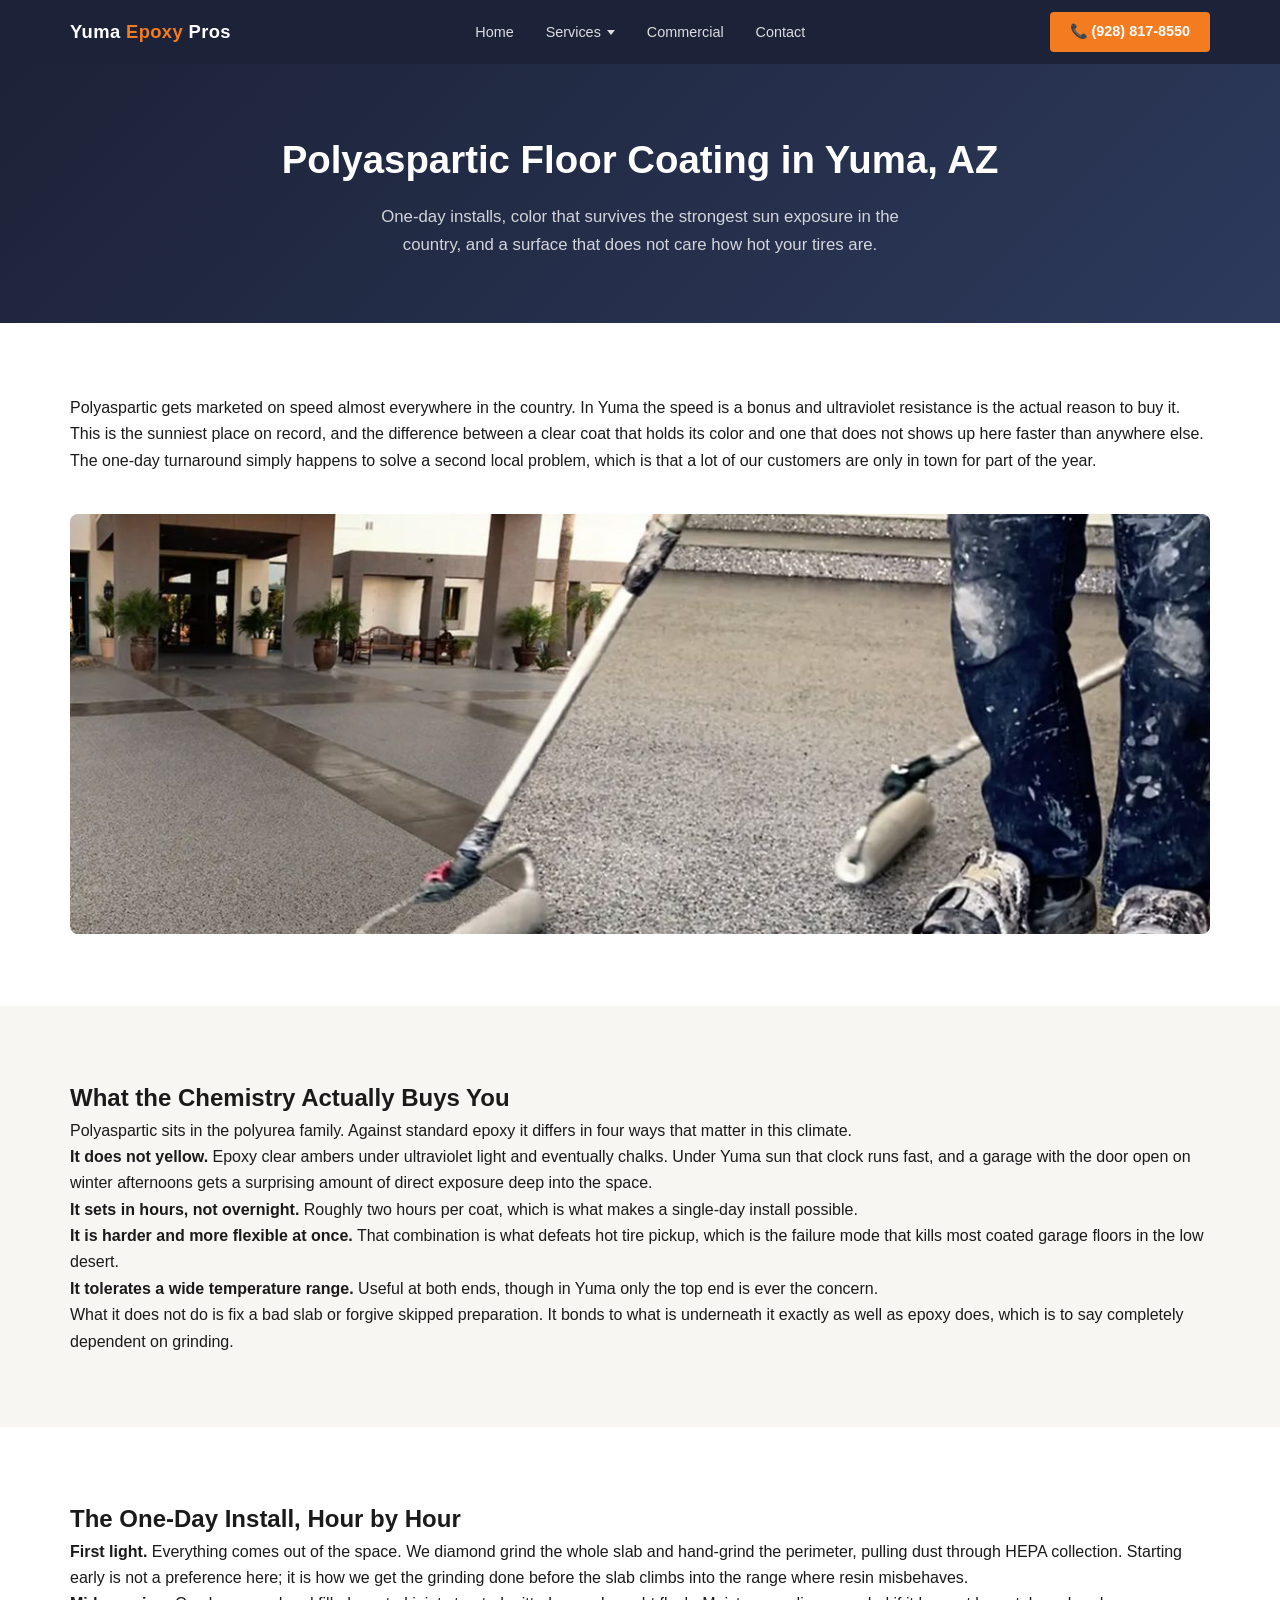
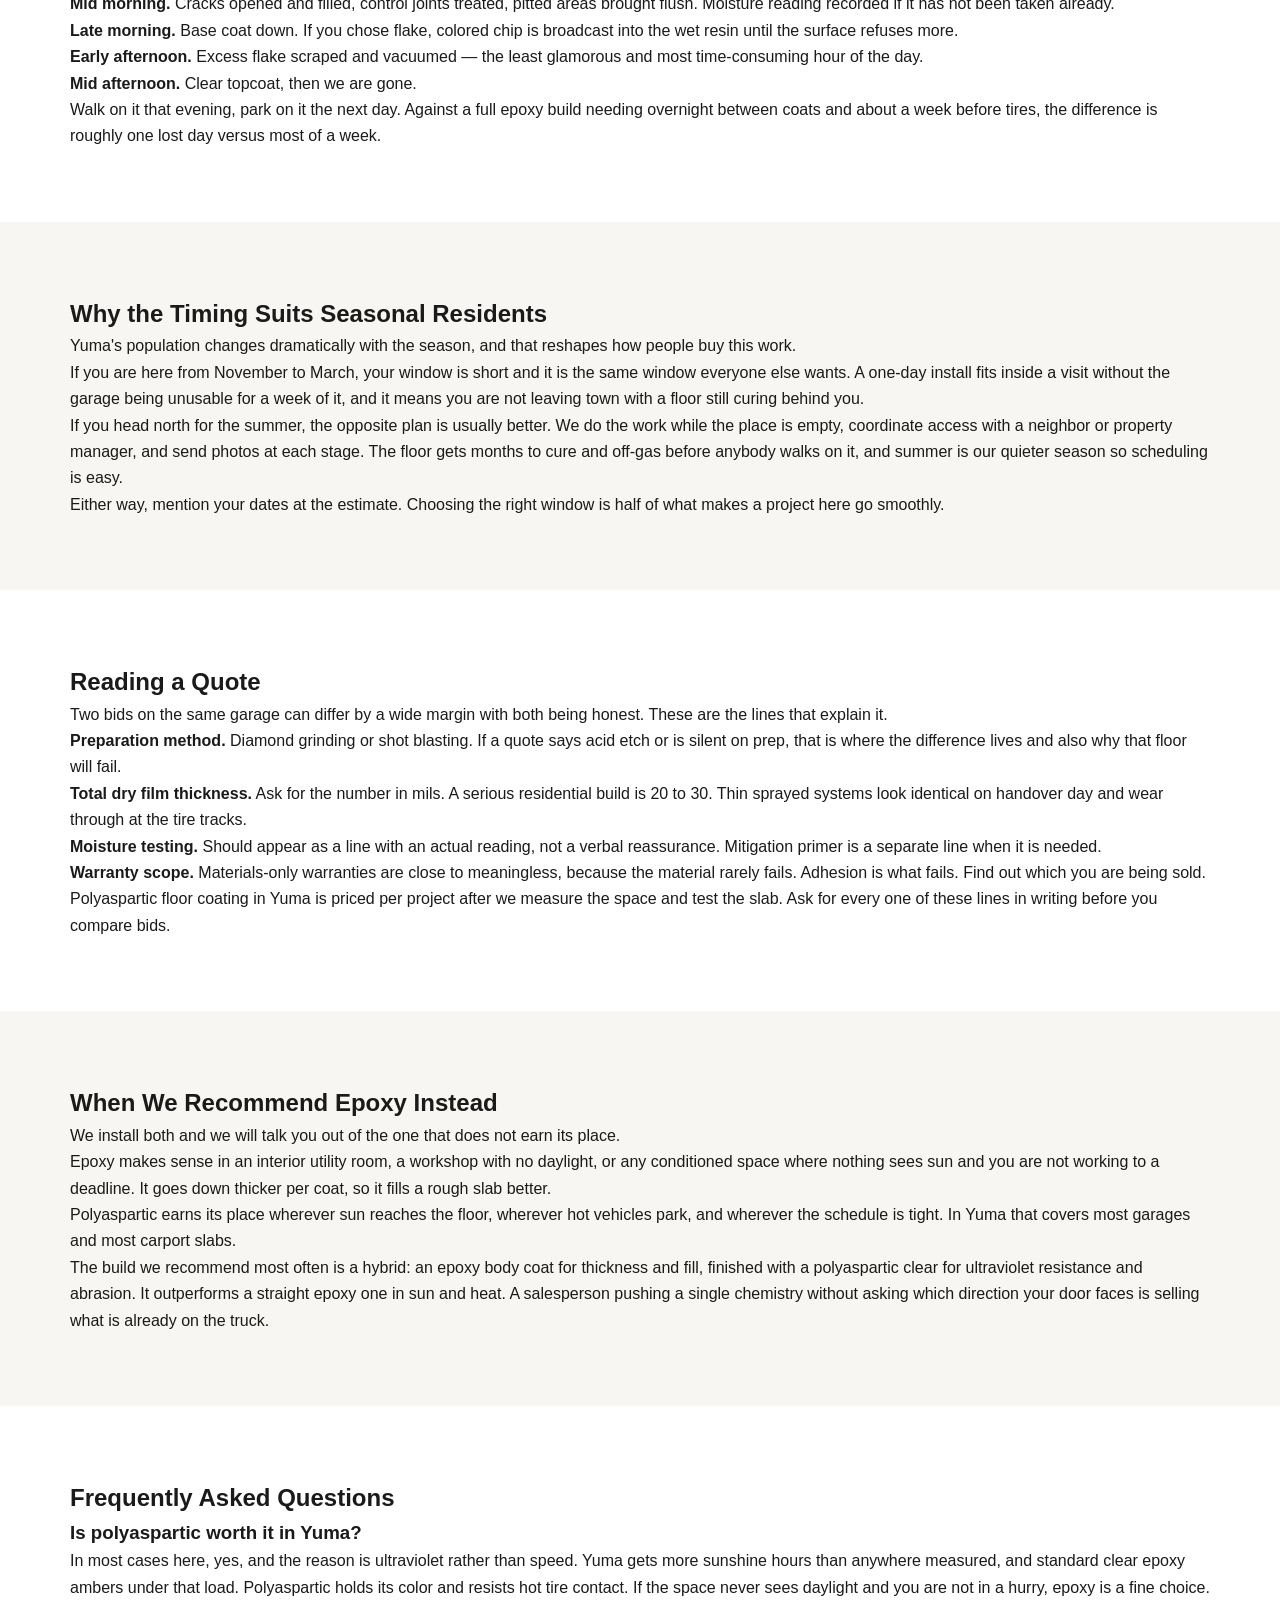
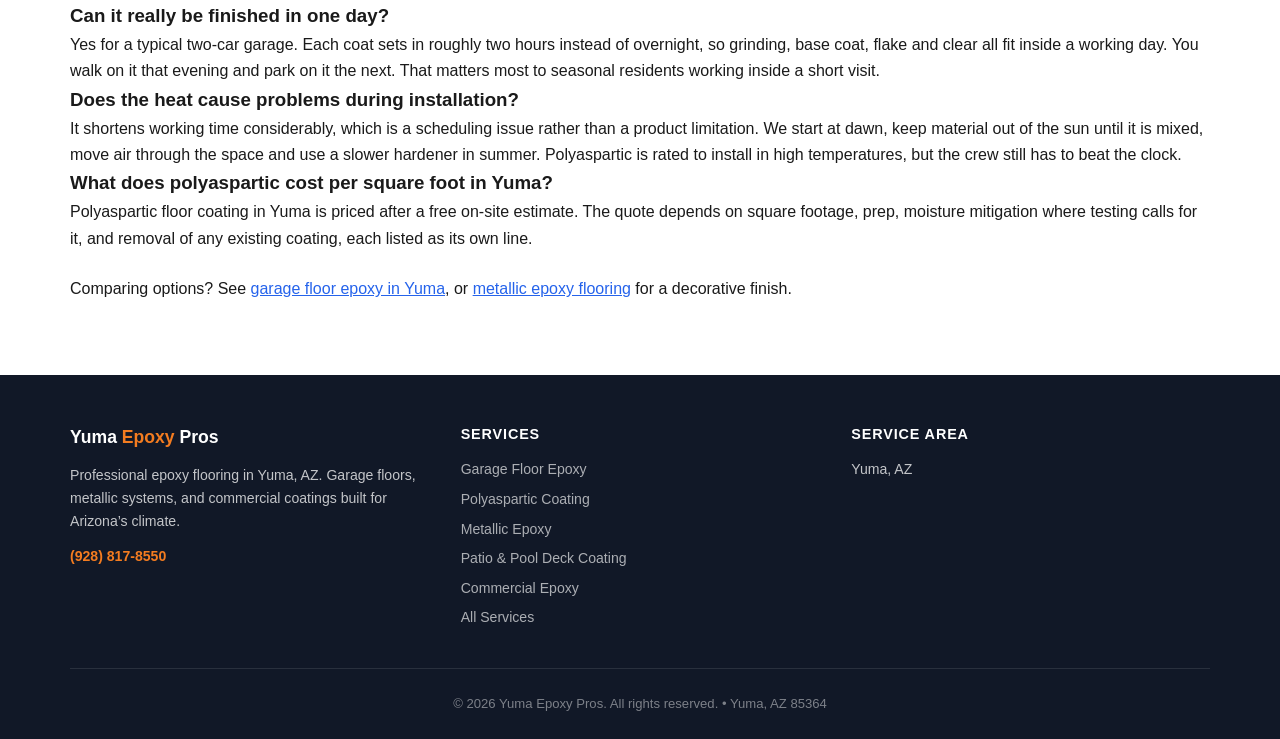
<file: polyaspartic-floor-coating-yuma.html>
<!DOCTYPE html>
<html lang="en">
<head>
  <meta charset="UTF-8">
  <meta name="viewport" content="width=device-width, initial-scale=1.0">
  <title>Polyaspartic Floor Coating in Yuma, AZ | Yuma Epoxy Pros</title>
  <meta name="description" content="Polyaspartic floor coating in Yuma, AZ. One-day install, UV-stable color, built for desert heat. Summer scheduling available. Call (928) 817-8550.">
  <link rel="canonical" href="https://www.yumaepoxyflooring.com/polyaspartic-floor-coating-yuma">
  <link rel="stylesheet" href="styles.css">
  <script type="application/ld+json">
  {
    "@context": "https://schema.org",
    "@type": "LocalBusiness",
    "name": "Yuma Epoxy Pros",
    "telephone": "(928) 817-8550",
    "url": "https://www.yumaepoxyflooring.com/",
    "address": { "@type": "PostalAddress", "addressLocality": "Yuma", "addressRegion": "AZ", "addressCountry": "US" },
    "areaServed": "Yuma, AZ",
    "description": "Polyaspartic floor coating in Yuma, AZ",
    "openingHours": "Mo-Fr 07:00-17:00"
  }
  </script>
  <script type="application/ld+json">
  {
    "@context": "https://schema.org",
    "@type": "FAQPage",
    "mainEntity": [
      { "@type": "Question", "name": "Is polyaspartic worth it in Yuma?", "acceptedAnswer": { "@type": "Answer", "text": "In most cases here, yes, and the reason is ultraviolet rather than speed. Yuma gets more sunshine hours than anywhere measured, and standard clear epoxy ambers under that load. Polyaspartic holds its color and resists hot tire contact. If the space never sees daylight and you are not in a hurry, epoxy is a fine choice." } },
      { "@type": "Question", "name": "Can it really be finished in one day?", "acceptedAnswer": { "@type": "Answer", "text": "Yes for a typical two-car garage. Each coat sets in roughly two hours instead of overnight, so grinding, base coat, flake and clear all fit inside a working day. You walk on it that evening and park on it the next. That matters most to seasonal residents working inside a short visit." } },
      { "@type": "Question", "name": "Does the heat cause problems during installation?", "acceptedAnswer": { "@type": "Answer", "text": "It shortens working time considerably, which is a scheduling issue rather than a product limitation. We start at dawn, keep material out of the sun until it is mixed, move air through the space and use a slower hardener in summer. Polyaspartic is rated to install in high temperatures, but the crew still has to beat the clock." } },
      { "@type": "Question", "name": "What does polyaspartic cost per square foot in Yuma?", "acceptedAnswer": { "@type": "Answer", "text": "Polyaspartic floor coating in Yuma is priced after a free on-site estimate. The quote depends on square footage, prep, moisture mitigation where testing calls for it, and removal of any existing coating, each listed as its own line." } }
    ]
  }
  </script>
</head>
<body>

<nav>
  <div class="nav-inner">
    <a href="/" class="nav-logo">Yuma <span>Epoxy</span> Pros</a>
    <ul class="nav-links">
      <li><a href="/">Home</a></li>
      <li class="has-dropdown">
        <a href="/services">Services</a>
        <div class="dropdown-menu">
          <ul class="dropdown-menu-list">
            <li><a href="/garage-floor-epoxy-yuma">Garage Floor Epoxy</a></li>
            <li><a href="/polyaspartic-floor-coating-yuma">Polyaspartic Coating</a></li>
            <li><a href="/metallic-epoxy-flooring-yuma">Metallic Epoxy</a></li>
            <li><a href="/patio-pool-deck-coating-yuma">Patio &amp; Pool Deck Coating</a></li>
            <li><a href="/commercial-epoxy-flooring-yuma">Commercial Epoxy</a></li>
          </ul>
        </div>
      </li>
      <li><a href="/commercial-epoxy-flooring-yuma">Commercial</a></li>
      <li><a href="/contact">Contact</a></li>
    </ul>
    <a href="tel:9288178550" class="nav-cta">&#128222; (928) 817-8550</a>
    <button class="nav-hamburger" aria-label="Open menu">
      <span></span><span></span><span></span>
    </button>
  </div>
</nav>

<div class="page-hero">
  <h1>Polyaspartic Floor Coating in Yuma, AZ</h1>
  <p>One-day installs, color that survives the strongest sun exposure in the country, and a surface that does not care how hot your tires are.</p>
</div>

<section class="section">
  <div class="container">
    <p>Polyaspartic gets marketed on speed almost everywhere in the country. In Yuma the speed is a bonus and ultraviolet resistance is the actual reason to buy it. This is the sunniest place on record, and the difference between a clear coat that holds its color and one that does not shows up here faster than anywhere else. The one-day turnaround simply happens to solve a second local problem, which is that a lot of our customers are only in town for part of the year.</p>

    <div style="margin-top:2.5rem;">
      <img src="epoxyflooring10.jpg" alt="polyaspartic floor coating in Yuma AZ" loading="lazy" style="border-radius:8px;width:100%;max-height:420px;object-fit:cover;">
    </div>
  </div>
</section>

<section class="section section-alt">
  <div class="container">
    <h2>What the Chemistry Actually Buys You</h2>
    <p>Polyaspartic sits in the polyurea family. Against standard epoxy it differs in four ways that matter in this climate.</p>
    <p><strong>It does not yellow.</strong> Epoxy clear ambers under ultraviolet light and eventually chalks. Under Yuma sun that clock runs fast, and a garage with the door open on winter afternoons gets a surprising amount of direct exposure deep into the space.</p>
    <p><strong>It sets in hours, not overnight.</strong> Roughly two hours per coat, which is what makes a single-day install possible.</p>
    <p><strong>It is harder and more flexible at once.</strong> That combination is what defeats hot tire pickup, which is the failure mode that kills most coated garage floors in the low desert.</p>
    <p><strong>It tolerates a wide temperature range.</strong> Useful at both ends, though in Yuma only the top end is ever the concern.</p>
    <p>What it does not do is fix a bad slab or forgive skipped preparation. It bonds to what is underneath it exactly as well as epoxy does, which is to say completely dependent on grinding.</p>
  </div>
</section>

<section class="section">
  <div class="container">
    <h2>The One-Day Install, Hour by Hour</h2>
    <p><strong>First light.</strong> Everything comes out of the space. We diamond grind the whole slab and hand-grind the perimeter, pulling dust through HEPA collection. Starting early is not a preference here; it is how we get the grinding done before the slab climbs into the range where resin misbehaves.</p>
    <p><strong>Mid morning.</strong> Cracks opened and filled, control joints treated, pitted areas brought flush. Moisture reading recorded if it has not been taken already.</p>
    <p><strong>Late morning.</strong> Base coat down. If you chose flake, colored chip is broadcast into the wet resin until the surface refuses more.</p>
    <p><strong>Early afternoon.</strong> Excess flake scraped and vacuumed &mdash; the least glamorous and most time-consuming hour of the day.</p>
    <p><strong>Mid afternoon.</strong> Clear topcoat, then we are gone.</p>
    <p>Walk on it that evening, park on it the next day. Against a full epoxy build needing overnight between coats and about a week before tires, the difference is roughly one lost day versus most of a week.</p>
  </div>
</section>

<section class="section section-alt">
  <div class="container">
    <h2>Why the Timing Suits Seasonal Residents</h2>
    <p>Yuma's population changes dramatically with the season, and that reshapes how people buy this work.</p>
    <p>If you are here from November to March, your window is short and it is the same window everyone else wants. A one-day install fits inside a visit without the garage being unusable for a week of it, and it means you are not leaving town with a floor still curing behind you.</p>
    <p>If you head north for the summer, the opposite plan is usually better. We do the work while the place is empty, coordinate access with a neighbor or property manager, and send photos at each stage. The floor gets months to cure and off-gas before anybody walks on it, and summer is our quieter season so scheduling is easy.</p>
    <p>Either way, mention your dates at the estimate. Choosing the right window is half of what makes a project here go smoothly.</p>
  </div>
</section>

<section class="section">
  <div class="container">
    <h2>Reading a Quote</h2>
    <p>Two bids on the same garage can differ by a wide margin with both being honest. These are the lines that explain it.</p>
    <p><strong>Preparation method.</strong> Diamond grinding or shot blasting. If a quote says acid etch or is silent on prep, that is where the difference lives and also why that floor will fail.</p>
    <p><strong>Total dry film thickness.</strong> Ask for the number in mils. A serious residential build is 20 to 30. Thin sprayed systems look identical on handover day and wear through at the tire tracks.</p>
    <p><strong>Moisture testing.</strong> Should appear as a line with an actual reading, not a verbal reassurance. Mitigation primer is a separate line when it is needed.</p>
    <p><strong>Warranty scope.</strong> Materials-only warranties are close to meaningless, because the material rarely fails. Adhesion is what fails. Find out which you are being sold.</p>
    <p>Polyaspartic floor coating in Yuma is priced per project after we measure the space and test the slab. Ask for every one of these lines in writing before you compare bids.</p>
  </div>
</section>

<section class="section section-alt">
  <div class="container">
    <h2>When We Recommend Epoxy Instead</h2>
    <p>We install both and we will talk you out of the one that does not earn its place.</p>
    <p>Epoxy makes sense in an interior utility room, a workshop with no daylight, or any conditioned space where nothing sees sun and you are not working to a deadline. It goes down thicker per coat, so it fills a rough slab better.</p>
    <p>Polyaspartic earns its place wherever sun reaches the floor, wherever hot vehicles park, and wherever the schedule is tight. In Yuma that covers most garages and most carport slabs.</p>
    <p>The build we recommend most often is a hybrid: an epoxy body coat for thickness and fill, finished with a polyaspartic clear for ultraviolet resistance and abrasion. It outperforms a straight epoxy one in sun and heat. A salesperson pushing a single chemistry without asking which direction your door faces is selling what is already on the truck.</p>
  </div>
</section>

<section class="section">
  <div class="container">
    <h2>Frequently Asked Questions</h2>
    <div class="faq-item">
      <h3>Is polyaspartic worth it in Yuma?</h3>
      <p>In most cases here, yes, and the reason is ultraviolet rather than speed. Yuma gets more sunshine hours than anywhere measured, and standard clear epoxy ambers under that load. Polyaspartic holds its color and resists hot tire contact. If the space never sees daylight and you are not in a hurry, epoxy is a fine choice.</p>
    </div>
    <div class="faq-item">
      <h3>Can it really be finished in one day?</h3>
      <p>Yes for a typical two-car garage. Each coat sets in roughly two hours instead of overnight, so grinding, base coat, flake and clear all fit inside a working day. You walk on it that evening and park on it the next. That matters most to seasonal residents working inside a short visit.</p>
    </div>
    <div class="faq-item">
      <h3>Does the heat cause problems during installation?</h3>
      <p>It shortens working time considerably, which is a scheduling issue rather than a product limitation. We start at dawn, keep material out of the sun until it is mixed, move air through the space and use a slower hardener in summer. Polyaspartic is rated to install in high temperatures, but the crew still has to beat the clock.</p>
    </div>
    <div class="faq-item">
      <h3>What does polyaspartic cost per square foot in Yuma?</h3>
      <p>Polyaspartic floor coating in Yuma is priced after a free on-site estimate. The quote depends on square footage, prep, moisture mitigation where testing calls for it, and removal of any existing coating, each listed as its own line.</p>
    </div>
    <p style="margin-top:1.5rem;">Comparing options? See <a href="/garage-floor-epoxy-yuma">garage floor epoxy in Yuma</a>, or <a href="/metallic-epoxy-flooring-yuma">metallic epoxy flooring</a> for a decorative finish.</p>
  </div>
</section>

<footer>
  <div class="footer-grid">
    <div>
      <a href="/" class="footer-logo">Yuma <span>Epoxy</span> Pros</a>
      <p style="margin-top:0.75rem;font-size:0.88rem;">Professional epoxy flooring in Yuma, AZ. Garage floors, metallic systems, and commercial coatings built for Arizona&rsquo;s climate.</p>
      <p style="margin-top:0.75rem;font-size:0.88rem;"><a href="tel:9288178550">(928) 817-8550</a></p>
    </div>
    <div>
      <h4>Services</h4>
      <ul>
        <li><a href="/garage-floor-epoxy-yuma">Garage Floor Epoxy</a></li>
        <li><a href="/polyaspartic-floor-coating-yuma">Polyaspartic Coating</a></li>
        <li><a href="/metallic-epoxy-flooring-yuma">Metallic Epoxy</a></li>
        <li><a href="/patio-pool-deck-coating-yuma">Patio &amp; Pool Deck Coating</a></li>
        <li><a href="/commercial-epoxy-flooring-yuma">Commercial Epoxy</a></li>
        <li><a href="/services">All Services</a></li>
      </ul>
    </div>
    <div>
      <h4>Service Area</h4>
      <ul>
        <li>Yuma, AZ</li>
      </ul>
    </div>
  </div>
  <div class="footer-bottom">
    <p>&copy; 2026 Yuma Epoxy Pros. All rights reserved. &bull; Yuma, AZ 85364</p>
  </div>
</footer>

</body>
</html>
</file>
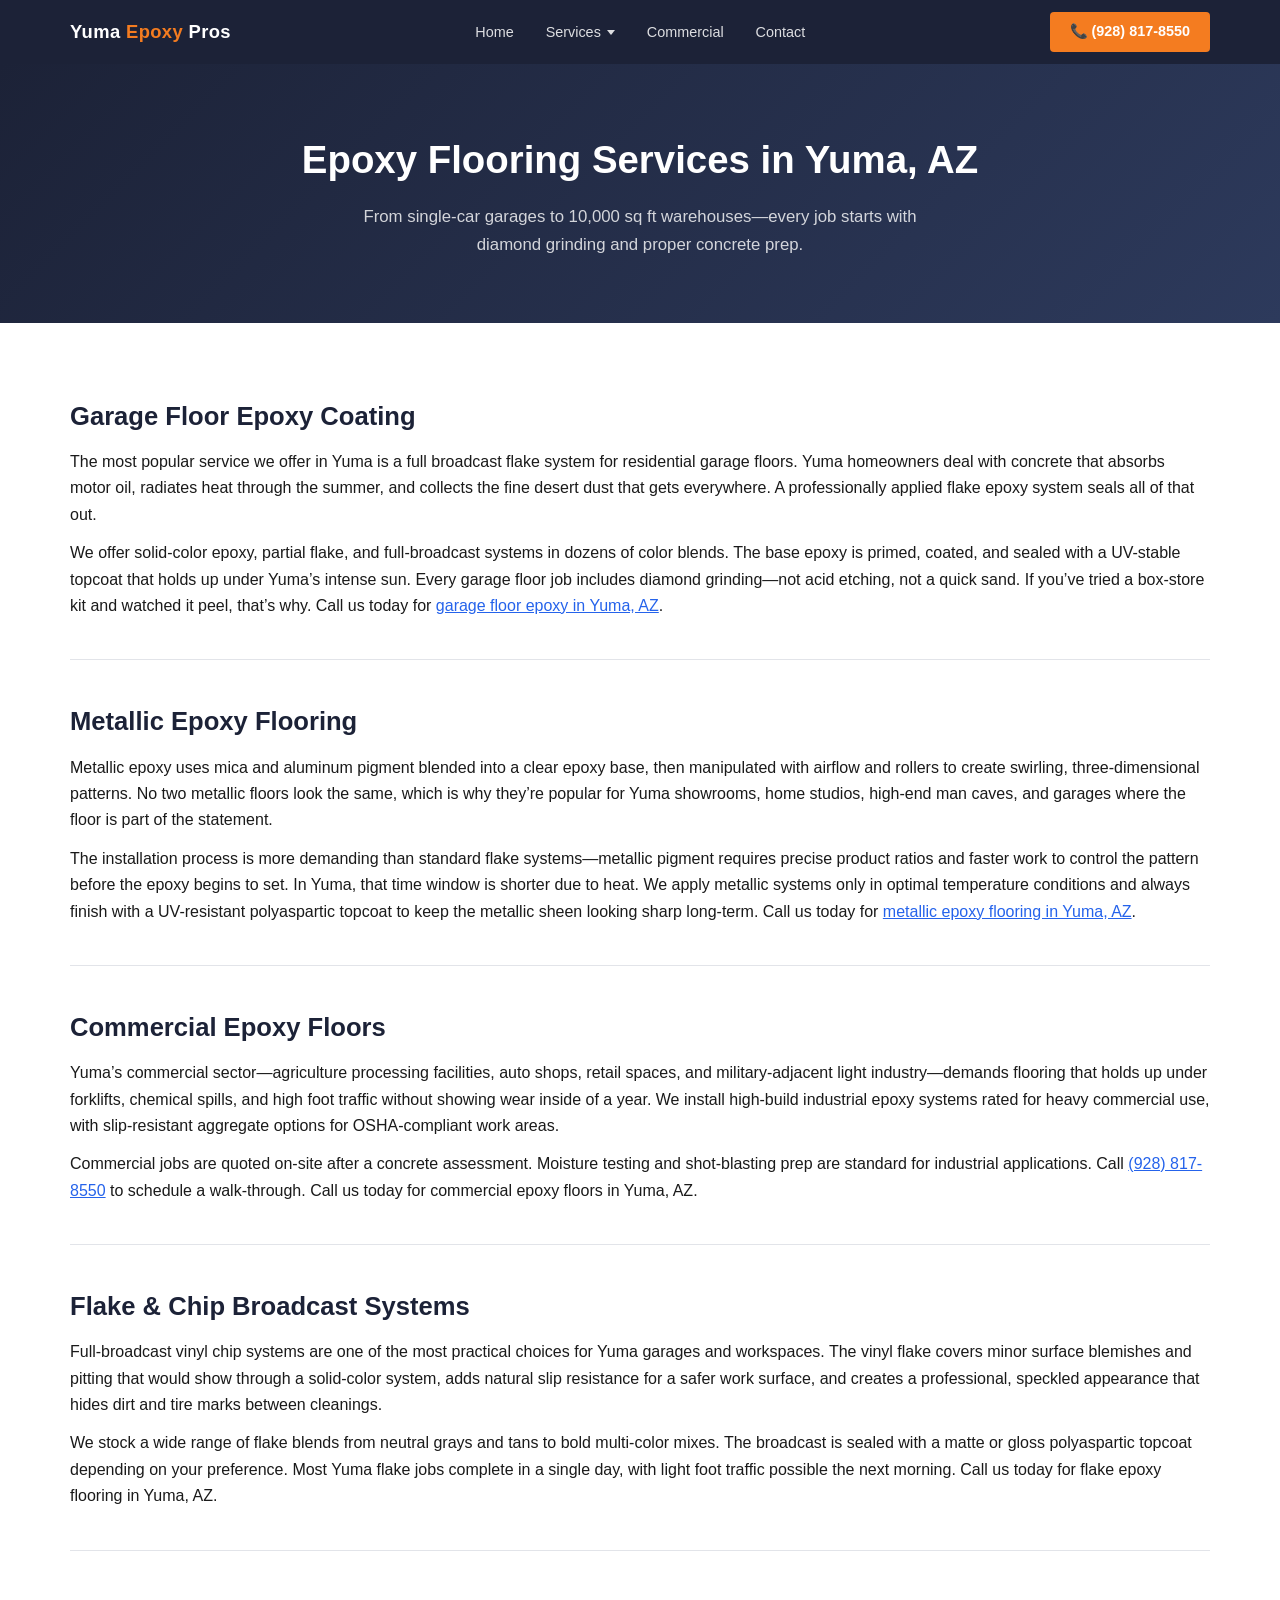
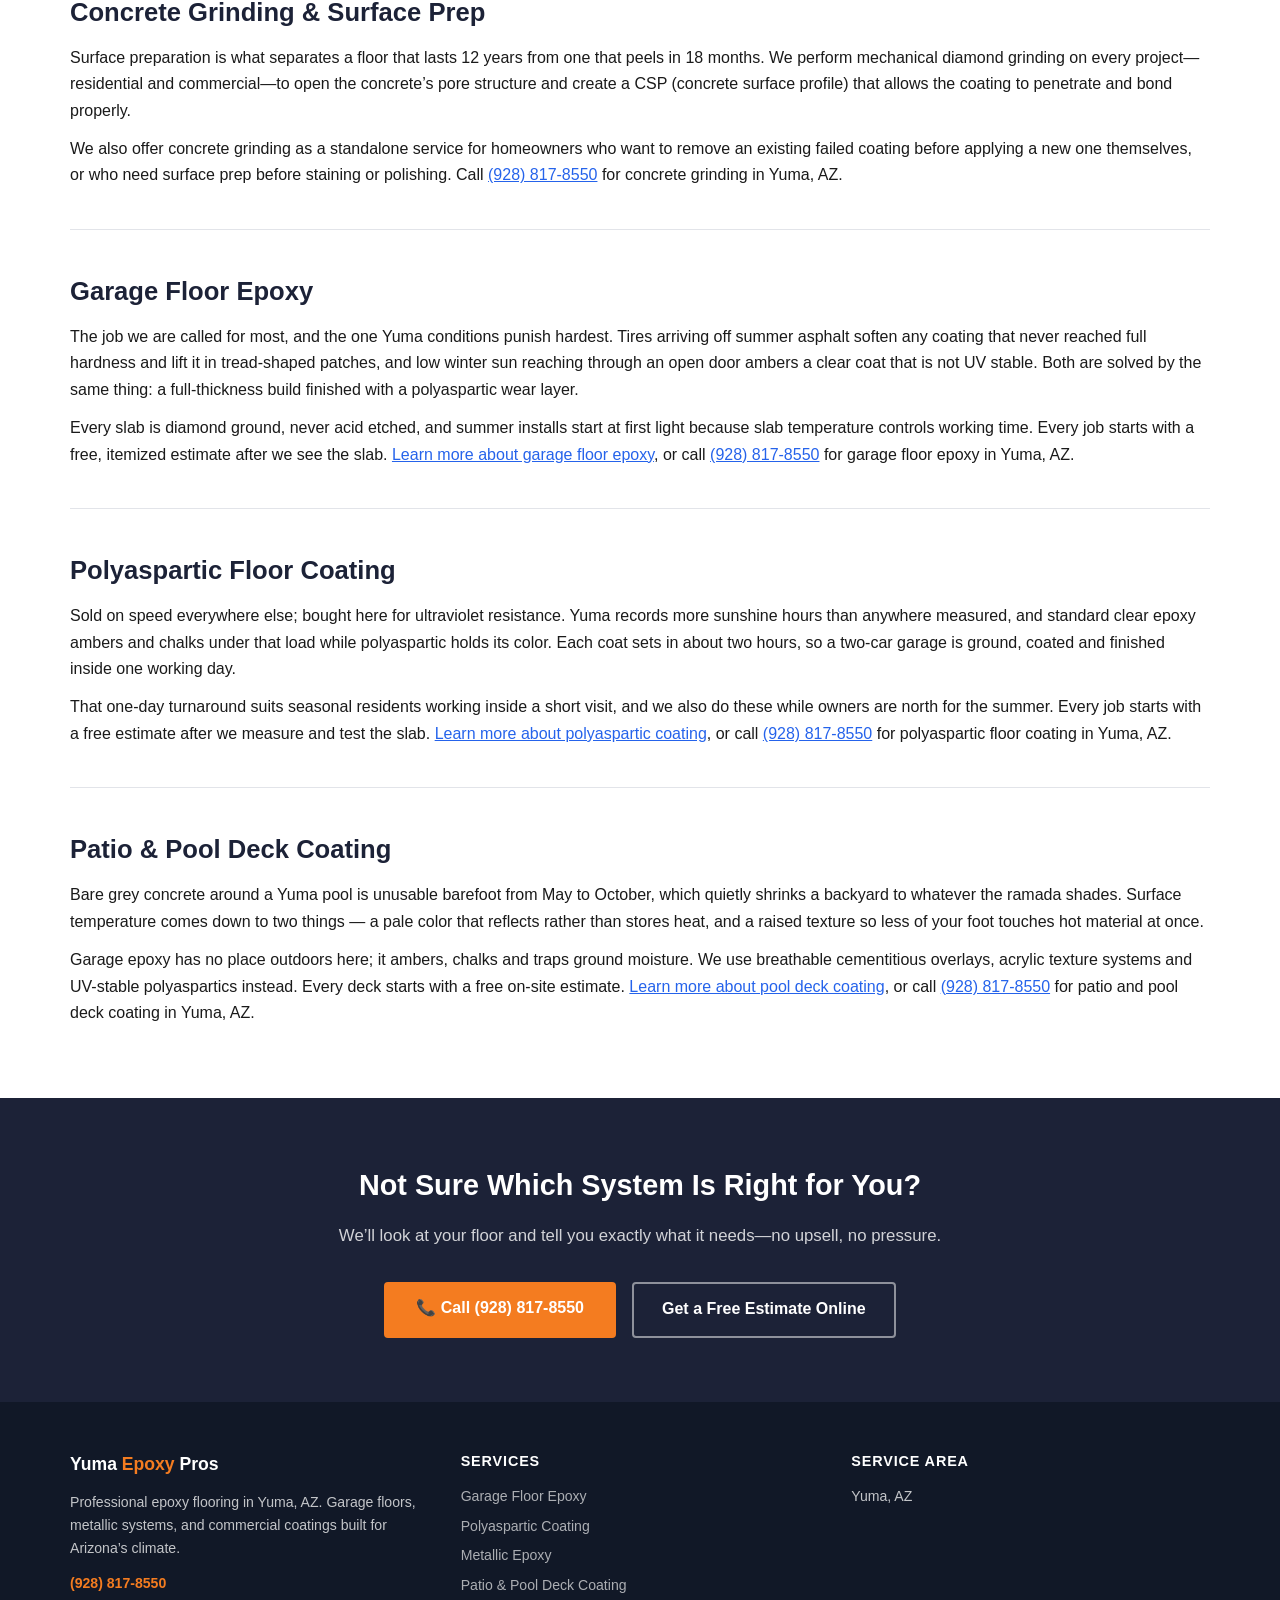
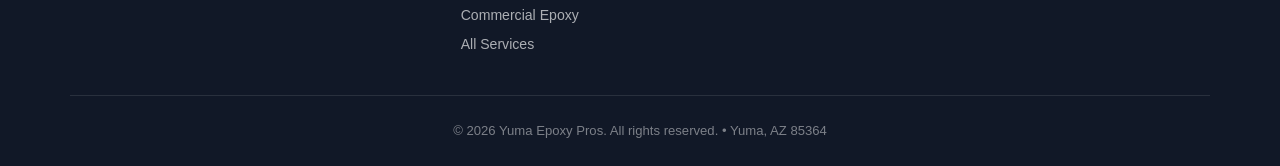
<file: services.html>
<!DOCTYPE html>
<html lang="en">
<head>
<meta charset="UTF-8">
<meta name="viewport" content="width=device-width, initial-scale=1.0">
<title>Epoxy Flooring Services in Yuma AZ | Yuma Epoxy Pros</title>
    <link rel="canonical" href="https://www.yumaepoxyflooring.com/services">
<meta name="description" content="Garage floor epoxy, metallic coatings, flake systems, and commercial flooring in Yuma, AZ. Every job includes diamond grinding. Call (928) 817-8550.">
<link rel="stylesheet" href="styles.css">
<script type="application/ld+json">
{
  "@context": "https://schema.org",
  "@type": "LocalBusiness",
  "name": "Yuma Epoxy Pros",
  "telephone": "(928) 817-8550",
  "address": {
    "@type": "PostalAddress",
    "addressLocality": "Yuma",
    "addressRegion": "AZ",
    "addressCountry": "US"
  },
  "areaServed": "Yuma, AZ",
  "description": "Professional epoxy flooring installation in Yuma, AZ.",
  "openingHours": "Mo-Fr 07:00-17:00"
}
</script>
<script type="application/ld+json">
{
  "@context": "https://schema.org",
  "@type": "Service",
  "serviceType": "Epoxy Flooring",
  "areaServed": "Yuma, AZ",
  "provider": { "@type": "LocalBusiness", "name": "Yuma Epoxy Pros" }
}
</script>
</head>
<body>

<nav>
  <div class="nav-inner">
    <a href="/" class="nav-logo">Yuma <span>Epoxy</span> Pros</a>
    <ul class="nav-links">
      <li><a href="/">Home</a></li>
      <li class="has-dropdown">
        <a href="/services">Services</a>
        <div class="dropdown-menu">
          <ul class="dropdown-menu-list">
            <li><a href="/garage-floor-epoxy-yuma">Garage Floor Epoxy</a></li>
            <li><a href="/polyaspartic-floor-coating-yuma">Polyaspartic Coating</a></li>
            <li><a href="/metallic-epoxy-flooring-yuma">Metallic Epoxy</a></li>
            <li><a href="/patio-pool-deck-coating-yuma">Patio &amp; Pool Deck Coating</a></li>
            <li><a href="/commercial-epoxy-flooring-yuma">Commercial Epoxy</a></li>
          </ul>
        </div>
      </li>
      <li><a href="/commercial-epoxy-flooring-yuma">Commercial</a></li>
      <li><a href="/contact">Contact</a></li>
    </ul>
    <a href="tel:9288178550" class="nav-cta">&#128222; (928) 817-8550</a>
    <button class="nav-hamburger" aria-label="Open menu">
      <span></span><span></span><span></span>
    </button>
  </div>
</nav>

<div class="page-hero">
  <h1>Epoxy Flooring Services in Yuma, AZ</h1>
  <p>From single-car garages to 10,000 sq ft warehouses&mdash;every job starts with diamond grinding and proper concrete prep.</p>
</div>

<section class="section">
  <div class="container">

    <h2 style="font-size:1.6rem;font-weight:800;color:#1c2237;margin-bottom:0.75rem;">Garage Floor Epoxy Coating</h2>
    <p>The most popular service we offer in Yuma is a full broadcast flake system for residential garage floors. Yuma homeowners deal with concrete that absorbs motor oil, radiates heat through the summer, and collects the fine desert dust that gets everywhere. A professionally applied flake epoxy system seals all of that out.</p>
    <p style="margin-top:0.75rem;">We offer solid-color epoxy, partial flake, and full-broadcast systems in dozens of color blends. The base epoxy is primed, coated, and sealed with a UV-stable topcoat that holds up under Yuma&rsquo;s intense sun. Every garage floor job includes diamond grinding&mdash;not acid etching, not a quick sand. If you&rsquo;ve tried a box-store kit and watched it peel, that&rsquo;s why. Call us today for <a href="/garage-floor-epoxy-yuma" style="color:#2563eb;text-decoration:underline;">garage floor epoxy in Yuma, AZ</a>.</p>

    <hr style="margin:2.5rem 0;border:none;border-top:1px solid #e2e4e9;">

    <h2 style="font-size:1.6rem;font-weight:800;color:#1c2237;margin-bottom:0.75rem;">Metallic Epoxy Flooring</h2>
    <p>Metallic epoxy uses mica and aluminum pigment blended into a clear epoxy base, then manipulated with airflow and rollers to create swirling, three-dimensional patterns. No two metallic floors look the same, which is why they&rsquo;re popular for Yuma showrooms, home studios, high-end man caves, and garages where the floor is part of the statement.</p>
    <p style="margin-top:0.75rem;">The installation process is more demanding than standard flake systems&mdash;metallic pigment requires precise product ratios and faster work to control the pattern before the epoxy begins to set. In Yuma, that time window is shorter due to heat. We apply metallic systems only in optimal temperature conditions and always finish with a UV-resistant polyaspartic topcoat to keep the metallic sheen looking sharp long-term. Call us today for <a href="/metallic-epoxy-flooring-yuma" style="color:#2563eb;text-decoration:underline;">metallic epoxy flooring in Yuma, AZ</a>.</p>

    <hr style="margin:2.5rem 0;border:none;border-top:1px solid #e2e4e9;">

    <h2 style="font-size:1.6rem;font-weight:800;color:#1c2237;margin-bottom:0.75rem;">Commercial Epoxy Floors</h2>
    <p>Yuma&rsquo;s commercial sector&mdash;agriculture processing facilities, auto shops, retail spaces, and military-adjacent light industry&mdash;demands flooring that holds up under forklifts, chemical spills, and high foot traffic without showing wear inside of a year. We install high-build industrial epoxy systems rated for heavy commercial use, with slip-resistant aggregate options for OSHA-compliant work areas.</p>
    <p style="margin-top:0.75rem;">Commercial jobs are quoted on-site after a concrete assessment. Moisture testing and shot-blasting prep are standard for industrial applications. Call <a href="tel:9288178550" style="color:#2563eb;text-decoration:underline;">(928) 817-8550</a> to schedule a walk-through. Call us today for commercial epoxy floors in Yuma, AZ.</p>

    <hr style="margin:2.5rem 0;border:none;border-top:1px solid #e2e4e9;">

    <h2 style="font-size:1.6rem;font-weight:800;color:#1c2237;margin-bottom:0.75rem;">Flake &amp; Chip Broadcast Systems</h2>
    <p>Full-broadcast vinyl chip systems are one of the most practical choices for Yuma garages and workspaces. The vinyl flake covers minor surface blemishes and pitting that would show through a solid-color system, adds natural slip resistance for a safer work surface, and creates a professional, speckled appearance that hides dirt and tire marks between cleanings.</p>
    <p style="margin-top:0.75rem;">We stock a wide range of flake blends from neutral grays and tans to bold multi-color mixes. The broadcast is sealed with a matte or gloss polyaspartic topcoat depending on your preference. Most Yuma flake jobs complete in a single day, with light foot traffic possible the next morning. Call us today for flake epoxy flooring in Yuma, AZ.</p>

    <hr style="margin:2.5rem 0;border:none;border-top:1px solid #e2e4e9;">

    <h2 style="font-size:1.6rem;font-weight:800;color:#1c2237;margin-bottom:0.75rem;">Concrete Grinding &amp; Surface Prep</h2>
    <p>Surface preparation is what separates a floor that lasts 12 years from one that peels in 18 months. We perform mechanical diamond grinding on every project&mdash;residential and commercial&mdash;to open the concrete&rsquo;s pore structure and create a CSP (concrete surface profile) that allows the coating to penetrate and bond properly.</p>
    <p style="margin-top:0.75rem;">We also offer concrete grinding as a standalone service for homeowners who want to remove an existing failed coating before applying a new one themselves, or who need surface prep before staining or polishing. Call <a href="tel:9288178550" style="color:#2563eb;text-decoration:underline;">(928) 817-8550</a> for concrete grinding in Yuma, AZ.</p>


    <hr style="margin:2.5rem 0;border:none;border-top:1px solid #e2e4e9;">

    <h2 style="font-size:1.6rem;font-weight:800;color:#1c2237;margin-bottom:0.75rem;">Garage Floor Epoxy</h2>
    <p>The job we are called for most, and the one Yuma conditions punish hardest. Tires arriving off summer asphalt soften any coating that never reached full hardness and lift it in tread-shaped patches, and low winter sun reaching through an open door ambers a clear coat that is not UV stable. Both are solved by the same thing: a full-thickness build finished with a polyaspartic wear layer.</p>
    <p style="margin-top:0.75rem;">Every slab is diamond ground, never acid etched, and summer installs start at first light because slab temperature controls working time. Every job starts with a free, itemized estimate after we see the slab. <a href="/garage-floor-epoxy-yuma" style="color:#2563eb;text-decoration:underline;">Learn more about garage floor epoxy</a>, or call <a href="tel:9288178550" style="color:#2563eb;text-decoration:underline;">(928) 817-8550</a> for garage floor epoxy in Yuma, AZ.</p>

    <hr style="margin:2.5rem 0;border:none;border-top:1px solid #e2e4e9;">

    <h2 style="font-size:1.6rem;font-weight:800;color:#1c2237;margin-bottom:0.75rem;">Polyaspartic Floor Coating</h2>
    <p>Sold on speed everywhere else; bought here for ultraviolet resistance. Yuma records more sunshine hours than anywhere measured, and standard clear epoxy ambers and chalks under that load while polyaspartic holds its color. Each coat sets in about two hours, so a two-car garage is ground, coated and finished inside one working day.</p>
    <p style="margin-top:0.75rem;">That one-day turnaround suits seasonal residents working inside a short visit, and we also do these while owners are north for the summer. Every job starts with a free estimate after we measure and test the slab. <a href="/polyaspartic-floor-coating-yuma" style="color:#2563eb;text-decoration:underline;">Learn more about polyaspartic coating</a>, or call <a href="tel:9288178550" style="color:#2563eb;text-decoration:underline;">(928) 817-8550</a> for polyaspartic floor coating in Yuma, AZ.</p>

    <hr style="margin:2.5rem 0;border:none;border-top:1px solid #e2e4e9;">

    <h2 style="font-size:1.6rem;font-weight:800;color:#1c2237;margin-bottom:0.75rem;">Patio &amp; Pool Deck Coating</h2>
    <p>Bare grey concrete around a Yuma pool is unusable barefoot from May to October, which quietly shrinks a backyard to whatever the ramada shades. Surface temperature comes down to two things &mdash; a pale color that reflects rather than stores heat, and a raised texture so less of your foot touches hot material at once.</p>
    <p style="margin-top:0.75rem;">Garage epoxy has no place outdoors here; it ambers, chalks and traps ground moisture. We use breathable cementitious overlays, acrylic texture systems and UV-stable polyaspartics instead. Every deck starts with a free on-site estimate. <a href="/patio-pool-deck-coating-yuma" style="color:#2563eb;text-decoration:underline;">Learn more about pool deck coating</a>, or call <a href="tel:9288178550" style="color:#2563eb;text-decoration:underline;">(928) 817-8550</a> for patio and pool deck coating in Yuma, AZ.</p>

  </div>
</section>

<div class="cta-band">
  <h2>Not Sure Which System Is Right for You?</h2>
  <p>We&rsquo;ll look at your floor and tell you exactly what it needs&mdash;no upsell, no pressure.</p>
  <div style="display:flex;gap:1rem;justify-content:center;flex-wrap:wrap;">
    <a href="tel:9288178550" class="btn-primary">📞 Call (928) 817-8550</a>
    <a href="/contact" class="btn-ghost" style="border-color:rgba(255,255,255,0.5);color:#fff;">Get a Free Estimate Online</a>
  </div>
</div>

<footer>
  <div class="footer-grid">
    <div>
      <a href="/" class="footer-logo">Yuma <span>Epoxy</span> Pros</a>
      <p style="margin-top:0.75rem;font-size:0.88rem;">Professional epoxy flooring in Yuma, AZ. Garage floors, metallic systems, and commercial coatings built for Arizona&rsquo;s climate.</p>
      <p style="margin-top:0.75rem;font-size:0.88rem;"><a href="tel:9288178550">(928) 817-8550</a></p>
    </div>
    <div>
      <h4>Services</h4>
      <ul>
        <li><a href="/garage-floor-epoxy-yuma">Garage Floor Epoxy</a></li>
        <li><a href="/polyaspartic-floor-coating-yuma">Polyaspartic Coating</a></li>
        <li><a href="/metallic-epoxy-flooring-yuma">Metallic Epoxy</a></li>
        <li><a href="/patio-pool-deck-coating-yuma">Patio &amp; Pool Deck Coating</a></li>
        <li><a href="/commercial-epoxy-flooring-yuma">Commercial Epoxy</a></li>
        <li><a href="/services">All Services</a></li>
      </ul>
    </div>
    <div>
      <h4>Service Area</h4>
      <ul>
        <li>Yuma, AZ</li>
      </ul>
    </div>
  </div>
  <div class="footer-bottom">
    <p>&copy; 2026 Yuma Epoxy Pros. All rights reserved. &bull; Yuma, AZ 85364</p>
  </div>
</footer>

</body>
</html>
</file>
<file: styles.css>
/* Yuma Epoxy Pros — styles.css */

*, *::before, *::after { box-sizing: border-box; margin: 0; padding: 0; }

:root {
  --navy: #1c2237;
  --orange: #f47c20;
  --red: #e63946;
  --light-bg: #f7f6f3;
  --white: #ffffff;
  --text: #1a1a1a;
  --muted: #555e6e;
  --border: #e2e4e9;
  --max-w: 1140px;
}

body { font-family: 'Segoe UI', Arial, sans-serif; color: var(--text); background: var(--white); line-height: 1.65; font-size: 16px; }

a { color: #2563eb; text-decoration: underline; }
a:hover { color: #1d4ed8; }
img { max-width: 100%; height: auto; display: block; }

/* ── NAV ── */
nav {
  background: var(--navy);
  position: sticky; top: 0; z-index: 1000;
  padding: 0 1.5rem;
}
.nav-inner {
  max-width: var(--max-w);
  margin: 0 auto;
  display: flex; align-items: center; justify-content: space-between;
  height: 64px;
}
.nav-logo { color: var(--white); font-size: 1.15rem; font-weight: 700; text-decoration: none; letter-spacing: 0.02em; }
.nav-logo span { color: var(--orange); }
.nav-links { display: flex; gap: 2rem; list-style: none; }
.nav-links a { color: rgba(255,255,255,0.85); text-decoration: none; font-size: 0.9rem; font-weight: 500; transition: color 0.2s; }
.nav-links a:hover { color: var(--orange); }
.nav-cta {
  background: var(--orange); color: var(--white) !important;
  padding: 0.5rem 1.25rem; border-radius: 4px; font-weight: 600;
  text-decoration: none !important; font-size: 0.9rem; white-space: nowrap;
}
.nav-cta:hover { background: #d96a15; color: var(--white) !important; }
.nav-hamburger { display: none; background: none; border: none; cursor: pointer; }
.nav-hamburger span { display: block; width: 24px; height: 2px; background: var(--white); margin: 5px 0; }

/* ── HERO ── */
.hero {
  background: linear-gradient(135deg, var(--navy) 0%, #2d3a5c 100%);
  color: var(--white);
  padding: 5rem 1.5rem;
  position: relative; overflow: hidden;
}
.hero::before { display: none; }
.hero-inner { max-width: var(--max-w); margin: 0 auto; position: relative; }
.hero-badge {
  display: inline-block; background: var(--orange);
  color: var(--white); font-size: 0.78rem; font-weight: 700;
  letter-spacing: 0.08em; text-transform: uppercase;
  padding: 0.3rem 0.9rem; border-radius: 3px; margin-bottom: 1.2rem;
}
.hero h1 { font-size: clamp(1.8rem, 4vw, 2.8rem); line-height: 1.2; font-weight: 800; margin-bottom: 1rem; max-width: 700px; }
.hero-sub { font-size: 1.1rem; color: rgba(255,255,255,0.85); max-width: 560px; margin-bottom: 2rem; }
.hero-ctas { display: flex; gap: 1rem; flex-wrap: wrap; }
.btn-primary {
  background: var(--orange); color: var(--white);
  padding: 0.85rem 2rem; border-radius: 4px;
  font-weight: 700; font-size: 1rem; text-decoration: none;
  display: inline-block;
}
.btn-primary:hover { background: #d96a15; color: var(--white); }
.btn-ghost {
  border: 2px solid rgba(255,255,255,0.6); color: var(--white);
  padding: 0.8rem 1.75rem; border-radius: 4px;
  font-weight: 600; font-size: 1rem; text-decoration: none;
  display: inline-block;
}
.btn-ghost:hover { border-color: var(--white); color: var(--white); }
.hero-trust { margin-top: 2.5rem; display: flex; gap: 2rem; flex-wrap: wrap; }
.hero-trust-item { font-size: 0.88rem; color: rgba(255,255,255,0.75); display: flex; align-items: center; gap: 0.4rem; }
.hero-trust-item::before { content: '&#10003;'; color: var(--orange); font-weight: 700; }

/* ── SHARED LAYOUT ── */
.section { padding: 4.5rem 1.5rem; }
.section-alt { background: var(--light-bg); }
.container { max-width: var(--max-w); margin: 0 auto; }
.section-label {
  display: inline-block; background: var(--orange);
  color: var(--white); font-size: 0.72rem; font-weight: 700;
  letter-spacing: 0.1em; text-transform: uppercase;
  padding: 0.25rem 0.75rem; border-radius: 2px; margin-bottom: 0.75rem;
}
.section-title { font-size: clamp(1.5rem, 3vw, 2rem); font-weight: 800; margin-bottom: 1rem; color: var(--navy); line-height: 1.25; }
.section-lead { font-size: 1.05rem; color: var(--muted); max-width: 640px; margin-bottom: 2.5rem; }

/* ── SERVICE CARDS ── */
.cards { display: grid; grid-template-columns: repeat(auto-fit, minmax(240px, 1fr)); gap: 1.5rem; }
.card {
  background: var(--white); border: 1px solid var(--border);
  border-radius: 8px; padding: 1.75rem 1.5rem;
  box-shadow: 0 2px 8px rgba(0,0,0,0.06);
}
.card-icon { font-size: 2rem; margin-bottom: 0.75rem; }
.card h3 { font-size: 1.1rem; font-weight: 700; color: var(--navy); margin-bottom: 0.5rem; }
.card p { font-size: 0.92rem; color: var(--muted); }
.card-link { color: var(--orange); text-decoration: underline; font-weight: 600; font-size: 0.9rem; }

/* ── PROCESS STEPS ── */
.steps { display: grid; grid-template-columns: repeat(auto-fit, minmax(200px, 1fr)); gap: 2rem; counter-reset: step; }
.step { position: relative; padding-left: 3.5rem; }
.step::before {
  counter-increment: step;
  content: counter(step);
  position: absolute; left: 0; top: 0;
  width: 2.5rem; height: 2.5rem; border-radius: 50%;
  background: var(--orange); color: var(--white);
  font-weight: 800; font-size: 1rem;
  display: flex; align-items: center; justify-content: center;
}
.step h3 { font-size: 1rem; font-weight: 700; color: var(--navy); margin-bottom: 0.4rem; }
.step p { font-size: 0.9rem; color: var(--muted); }

/* ── TWO-COL SPLIT ── */
.split { display: grid; grid-template-columns: 1fr 1fr; gap: 3rem; align-items: center; }
.split img { border-radius: 8px; width: 100%; height: 340px; object-fit: cover; }
.split-text h2 { font-size: 1.65rem; font-weight: 800; color: var(--navy); margin-bottom: 1rem; }
.split-text p { color: var(--muted); margin-bottom: 1rem; }
.check-list { list-style: none; margin-bottom: 1.5rem; }
.check-list li { padding: 0.3rem 0 0.3rem 1.75rem; position: relative; font-size: 0.95rem; color: var(--text); }
.check-list li::before { content: '&#10003;'; position: absolute; left: 0; color: var(--orange); font-weight: 700; }

/* ── COST TABLE ── */
.cost-table { width: 100%; border-collapse: collapse; margin-top: 1.5rem; }
.cost-table th { background: var(--navy); color: var(--white); padding: 0.85rem 1rem; text-align: left; font-size: 0.9rem; }
.cost-table td { padding: 0.8rem 1rem; border-bottom: 1px solid var(--border); font-size: 0.92rem; }
.cost-table tr:nth-child(even) td { background: var(--light-bg); }

/* ── FAQ ── */
.faqs { display: grid; gap: 1rem; }
.faq { background: var(--white); border: 1px solid var(--border); border-radius: 6px; padding: 1.5rem; }
.faq h3 { font-size: 1rem; font-weight: 700; color: var(--navy); margin-bottom: 0.5rem; }
.faq p { font-size: 0.92rem; color: var(--muted); }

/* ── CTA BAND ── */
.cta-band {
  background: var(--navy);
  color: var(--white); padding: 4rem 1.5rem; text-align: center;
}
.cta-band h2 { font-size: 1.8rem; font-weight: 800; margin-bottom: 0.75rem; }
.cta-band p { color: rgba(255,255,255,0.8); margin-bottom: 2rem; font-size: 1.05rem; }

/* ── CONTACT FORM ── */
.form-grid { display: grid; grid-template-columns: 1fr 1fr; gap: 1rem; }
.form-group { display: flex; flex-direction: column; gap: 0.4rem; }
.form-group.full { grid-column: 1 / -1; }
label { font-size: 0.88rem; font-weight: 600; color: var(--navy); }
input, select, textarea {
  padding: 0.75rem 1rem; border: 1px solid var(--border); border-radius: 4px;
  font-size: 0.95rem; font-family: inherit; width: 100%;
}
input:focus, select:focus, textarea:focus { outline: 2px solid var(--orange); border-color: var(--orange); }
textarea { resize: vertical; min-height: 120px; }
.btn-submit {
  background: var(--orange); color: var(--white);
  padding: 0.9rem 2.5rem; border: none; border-radius: 4px;
  font-size: 1rem; font-weight: 700; cursor: pointer; font-family: inherit;
}
.btn-submit:hover { background: #d96a15; }

/* ── FOOTER ── */
footer {
  background: #111827; color: rgba(255,255,255,0.75);
  padding: 3rem 1.5rem 1.5rem;
}
.footer-grid { display: grid; grid-template-columns: 1fr 1fr 1fr; gap: 2rem; max-width: var(--max-w); margin: 0 auto 2rem; }
.footer-logo { color: var(--white); font-size: 1.1rem; font-weight: 700; text-decoration: none; }
.footer-logo span { color: var(--orange); }
footer h4 { color: var(--white); font-size: 0.9rem; font-weight: 700; margin-bottom: 0.75rem; text-transform: uppercase; letter-spacing: 0.06em; }
footer ul { list-style: none; }
footer ul li { margin-bottom: 0.4rem; font-size: 0.88rem; }
footer ul li a { color: rgba(255,255,255,0.65); text-decoration: none; }
footer ul li a:hover { color: var(--orange); }
footer a[href^="tel"] { color: var(--orange); text-decoration: none; font-weight: 600; }
.footer-bottom { max-width: var(--max-w); margin: 0 auto; padding-top: 1.5rem; border-top: 1px solid rgba(255,255,255,0.1); font-size: 0.82rem; color: rgba(255,255,255,0.45); text-align: center; }

/* ── PAGE HERO (inner pages) ── */
.page-hero {
  background: linear-gradient(135deg, var(--navy), #2d3a5c);
  color: var(--white); padding: 4rem 1.5rem; text-align: center;
}
.page-hero h1 { font-size: clamp(1.6rem, 3.5vw, 2.4rem); font-weight: 800; margin-bottom: 0.75rem; }
.page-hero p { color: rgba(255,255,255,0.8); font-size: 1.05rem; max-width: 560px; margin: 0 auto; }

/* ── RESPONSIVE ── */
@media (max-width: 768px) {
  .nav-links { display: none; }
  .nav-hamburger { display: block; }
  .split { grid-template-columns: 1fr; }
  .split img { height: 220px; }
  .footer-grid { grid-template-columns: 1fr; }
  .form-grid { grid-template-columns: 1fr; }
  .hero-ctas { flex-direction: column; }
  .cards { grid-template-columns: 1fr; }
  .steps { grid-template-columns: 1fr; }
  .hero-trust { flex-direction: column; gap: 0.75rem; }
}


/* ---------- SERVICES NAV DROPDOWN ---------- */
.nav-links li.has-dropdown { position: relative; }
.has-dropdown > a { display:inline-flex; align-items:center; gap:6px; }
.has-dropdown > a::after { content:""; width:0; height:0; border-left:4px solid transparent; border-right:4px solid transparent; border-top:5px solid currentColor; }
.dropdown-menu { display:none; position:absolute; top:100%; left:-18px; padding-top:16px; min-width:255px; z-index:300; }
.has-dropdown:hover .dropdown-menu, .has-dropdown:focus-within .dropdown-menu { display:block; }
.dropdown-menu-list { display:block; list-style:none; margin:0; padding:6px 0; background:#111827; border:1px solid rgba(255,255,255,.12); border-top:3px solid #ea7317; box-shadow:0 8px 24px rgba(0,0,0,.3); }
.dropdown-menu-list li { display:block; }
.dropdown-menu-list li + li { border-top:1px solid rgba(255,255,255,.08); }
.dropdown-menu-list a { display:block; padding:11px 18px; color:#e5e7eb; font-size:.9rem; font-weight:500; white-space:nowrap; text-decoration:none; }
.dropdown-menu-list a:hover { background:#1f2937; color:#fff; }
@media (max-width: 860px) { .dropdown-menu { display:none !important; } .has-dropdown > a::after { display:none; } }

/* Hero with background image + quote form */
.hero.hero-bg {
  background: linear-gradient(90deg, rgba(28,34,55,0.92) 0%, rgba(28,34,55,0.78) 55%, rgba(28,34,55,0.55) 100%), url('epoxyflooring10.jpg') center / cover no-repeat;
  padding: 3.5rem 1.5rem;
}
.hero-grid { max-width: var(--max-w); margin: 0 auto; display: grid; grid-template-columns: 1.1fr 0.9fr; gap: 2.5rem; align-items: center; }
.hero-bg h1 { font-size: clamp(1.75rem, 4vw, 2.75rem); font-weight: 900; color: #fff; line-height: 1.15; margin: 0.5rem 0 1rem; }
.hero-points { list-style: none; margin-top: 1.5rem; padding: 0; }
.hero-points li { padding-left: 1.75rem; position: relative; margin-bottom: 0.5rem; color: rgba(255,255,255,0.9); }
.hero-points li::before { content: "\2713"; position: absolute; left: 0; color: var(--orange); font-weight: 800; }
.hero-form { background: #fff; color: var(--text); border-radius: 12px; padding: 1.5rem; box-shadow: 0 14px 40px rgba(0,0,0,0.3); }
.hero-form h2 { font-size: 1.4rem; font-weight: 800; color: var(--navy); margin: 0 0 0.25rem; }
.hero-form .form-note { font-size: 0.9rem; color: var(--muted); margin-bottom: 0.75rem; }
.hero-form label { display: block; font-size: 0.82rem; font-weight: 700; color: var(--navy); margin: 0.6rem 0 0.25rem; }
.hero-form input, .hero-form select { width: 100%; padding: 0.65rem 0.75rem; border: 1px solid var(--border); border-radius: 6px; font-size: 0.95rem; font-family: inherit; background: #fff; }
.hero-form button { width: 100%; margin-top: 1rem; background: var(--orange); color: #fff; border: 0; border-radius: 8px; padding: 0.85rem; font-size: 1rem; font-weight: 800; cursor: pointer; font-family: inherit; }
.hero-form button:hover { background: #d96a15; }
.hero-form .form-alt { text-align: center; font-size: 0.9rem; margin-top: 0.75rem; color: var(--muted); }
.hero-form .form-alt a { color: #d96a15; font-weight: 700; }
@media (max-width: 860px) { .hero-grid { grid-template-columns: 1fr; } .hero.hero-bg { padding: 2.5rem 1.25rem; } }
</file>
